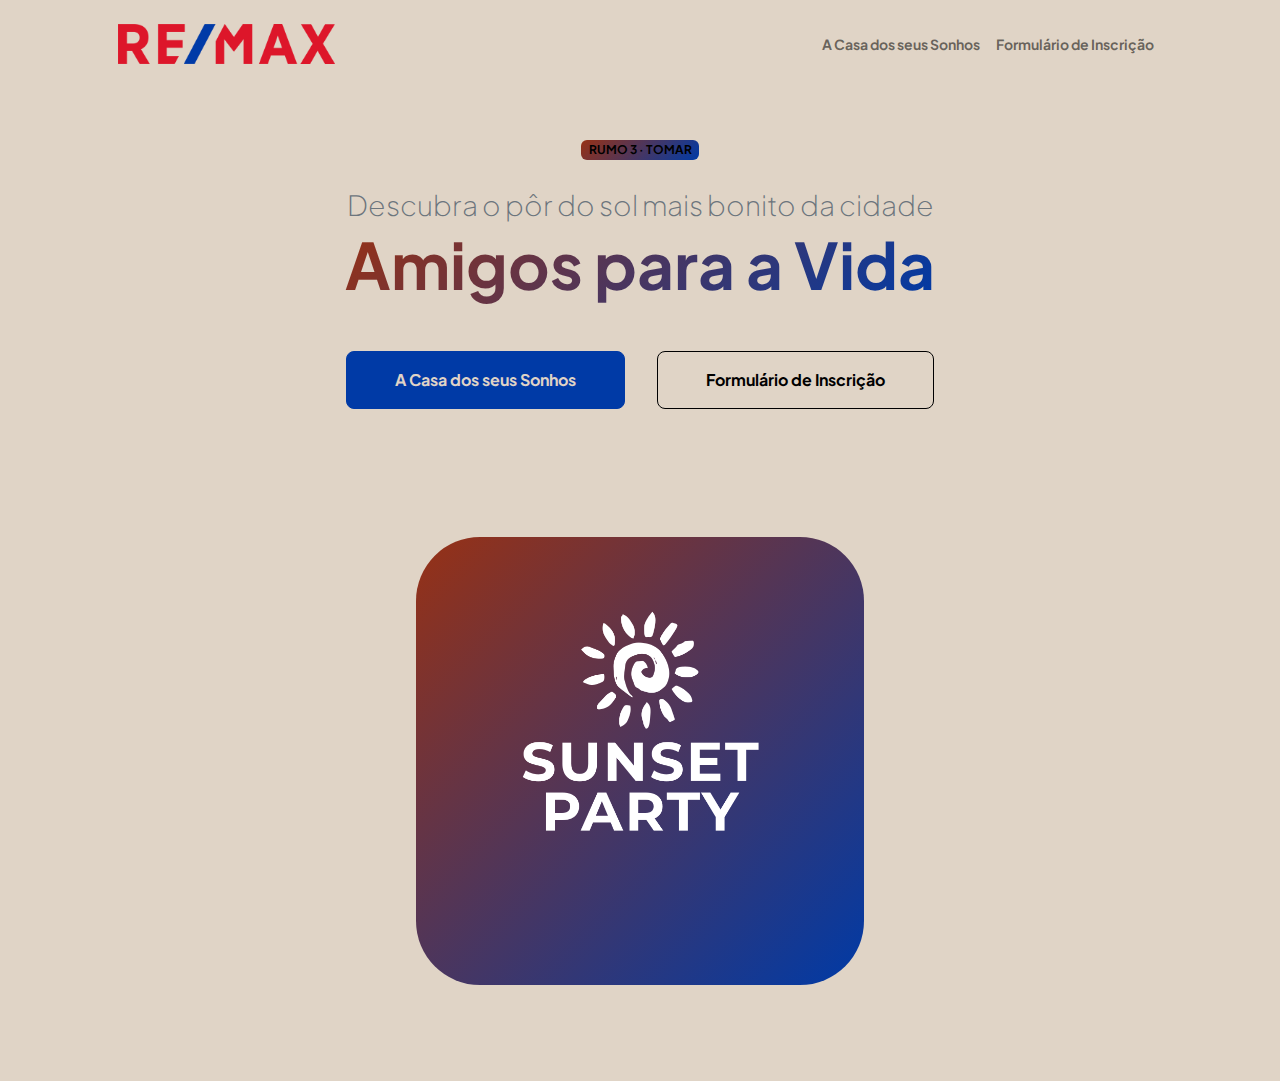
<file: sunset.html>
<!DOCTYPE html>
<html lang="en">
    <head>
        <meta charset="utf-8" />
        <meta name="viewport" content="width=device-width, initial-scale=1, shrink-to-fit=no" />
        <meta name="description" content="" />
        <meta name="author" content="" />
        <title>Sunset Party</title>
         <link rel="icon" type="image/x-icon" href="icones/favicon.ico" />
        <link rel="preconnect" href="https://fonts.googleapis.com" />
        <link rel="preconnect" href="https://fonts.gstatic.com" crossorigin />
        <link href="https://fonts.googleapis.com/css2?family=Plus+Jakarta+Sans:wght@100;200;300;400;500;600;700;800;900&amp;display=swap" rel="stylesheet" />
        <link href="css/tema.css" rel="stylesheet" />
    </head>
    <body class="d-flex flex-column h-100">
        <main class="flex-shrink-0">
            <nav class="navbar navbar-expand-lg navbar-light bg-white py-3">
                <div class="container px-5">
                    <a class="navbar-brand d-flex align-items-center" href="sunset.html" style="height: 56px;">
                    <img src="imagens/logoremax.png" alt="Logo Remax" class="logo-navbar" /></a>
                    <button class="navbar-toggler" type="button" data-bs-toggle="collapse" data-bs-target="#navbarSupportedContent" aria-controls="navbarSupportedContent" aria-expanded="false" aria-label="Toggle navigation"><span class="navbar-toggler-icon"></span></button>
                    <div class="collapse navbar-collapse" id="navbarSupportedContent">
                        <ul class="navbar-nav ms-auto mb-2 mb-lg-0 small fw-bolder">
                            <li class="nav-item"><a class="nav-link" href="imovel.html">A Casa dos seus Sonhos</a></li>
                            <li class="nav-item"><a class="nav-link" href="formulario.html">Formulário de Inscrição</a></li>
                        </ul>
                    </div>
                </div>
            </nav>
            <header class="py-5">
                <div class="container px-5 pb-5">
                    <div class="row gx-5 align-items-center">
                        <div class="col-xxl-5">
                            <div class="text-center text-xxl-start">
                                <div class="badge bg-gradient-primary-to-secondary text-white mb-4"><div class="text-uppercase"> Rumo 3 &middot; Tomar </div></div>
                                <div class="fs-3 fw-light text-muted">Descubra o pôr do sol mais bonito da cidade</div>
                                <h1 class="display-3 fw-bolder mb-5"><span class="text-gradient d-inline">Amigos para a Vida</span></h1>
                                <div class="d-grid gap-3 d-sm-flex justify-content-sm-center justify-content-xxl-start mb-3">
                                    <a class="btn btn-primary btn-lg px-5 py-3 me-sm-3 fs-6 fw-bolder" href="imovel.html">A Casa dos seus Sonhos</a>
                                    <a class="btn btn-outline-dark btn-lg px-5 py-3 fs-6 fw-bolder" href="formulario.html">Formulário de Inscrição</a>
                                </div>
                            </div>
                        </div>
                        <div class="col-xxl-7">
                            <div class="d-flex justify-content-center mt-5 mt-xxl-0">
                                <div class="profile bg-gradient-primary-to-secondary">
                                    <img class="profile-img" src="imagens/sunsetparty.png" alt="..." />
                                </div>
                            </div>
                        </div>
                    </div>
                </div>
            </header>
        </main>
        <script src="https://cdn.jsdelivr.net/npm/bootstrap@5.2.3/dist/js/bootstrap.bundle.min.js"></script>
        <script src="js/scripts.js"></script>
    </body>
</html>
</file>
<file: css/tema.css>
@charset "UTF-8";
:root {
  --cor-vermelho: #973115;
  --cor-azul:     #003aa6;
  --cor-meio:     #4c2a60;
  --cor-bege: #e0d4c6;
  --cor-preta: #000000;
  --cor-branca: #ffffff;
  --bs-primary: #003aa6;
  --bs-secondary: #973115;
  --bs-light: #ffffff;
  --bs-dark: #000000;
  --bs-font-sans-serif: "Plus Jakarta Sans";
  --bs-font-monospace: SFMono-Regular, Menlo, Monaco, Consolas, "Liberation Mono", "Courier New", monospace;
  --bs-gradient: linear-gradient(90deg, #973115, #003aa6);
  --bs-body-font-family: var(--bs-font-sans-serif);
  --bs-body-font-size: 1rem;
  --bs-body-font-weight: 400;
  --bs-body-line-height: 1.5;
  --bs-body-color: #000000;
  --bs-body-bg: #e0d4c6;
  --bs-border-width: 1px;
  --bs-border-style: solid;
  --bs-border-color: #ffffff;
  --bs-border-color-translucent: rgba(0, 0, 0, 0.175);
  --bs-border-radius: 0.375rem;
  --bs-border-radius-sm: 0.25rem;
  --bs-border-radius-lg: 0.5rem;
  --bs-border-radius-xl: 1rem;
  --bs-border-radius-2xl: 2rem;
  --bs-border-radius-pill: 50rem;
}

*,
*::before,
*::after {
  box-sizing: border-box;
}

@media (prefers-reduced-motion: no-preference) {
  :root {
    scroll-behavior: smooth;
  }
}

.logo-navbar {
  max-height: 40px;
  width: auto;
  display: block;
  object-fit: contain;
}

body {
  margin: 0;
  font-family: var(--bs-body-font-family);
  font-size: var(--bs-body-font-size);
  font-weight: var(--bs-body-font-weight);
  line-height: var(--bs-body-line-height);
  color: var(--bs-body-color);
  text-align: var(--bs-body-text-align);
  background-color: var(--bs-body-bg);
  -webkit-text-size-adjust: 100%;
  -webkit-tap-highlight-color: rgba(0, 0, 0, 0);
}

hr {
  margin: 1rem 0;
  color: inherit;
  border: 0;
  border-top: 1px solid;
  opacity: 0.25;
}

h6, .h6, h5, .h5, h4, .h4, h3, .h3, h2, .h2, h1, .h1 {
  margin-top: 0;
  margin-bottom: 0.5rem;
  font-weight: 500;
  line-height: 1.2;
}

h1, .h1 {
  font-size: calc(1.375rem + 1.5vw);
}
@media (min-width: 1200px) {
  h1, .h1 {
    font-size: 2.5rem;
  }
}

h2, .h2 {
  font-size: calc(1.325rem + 0.9vw);
}
@media (min-width: 1200px) {
  h2, .h2 {
    font-size: 2rem;
  }
}

h3, .h3 {
  font-size: calc(1.3rem + 0.6vw);
}
@media (min-width: 1200px) {
  h3, .h3 {
    font-size: 1.75rem;
  }
}

h4, .h4 {
  font-size: calc(1.275rem + 0.3vw);
}
@media (min-width: 1200px) {
  h4, .h4 {
    font-size: 1.5rem;
  }
}

h5, .h5 {
  font-size: 1.25rem;
}

h6, .h6 {
  font-size: 1rem;
}

p {
  margin-top: 0;
  margin-bottom: 1rem;
}

abbr[title] {
  -webkit-text-decoration: underline dotted;
          text-decoration: underline dotted;
  cursor: help;
  -webkit-text-decoration-skip-ink: none;
          text-decoration-skip-ink: none;
}

address {
  margin-bottom: 1rem;
  font-style: normal;
  line-height: inherit;
}

ol,
ul {
  padding-left: 2rem;
}

ol,
ul,
dl {
  margin-top: 0;
  margin-bottom: 1rem;
}

ol ol,
ul ul,
ol ul,
ul ol {
  margin-bottom: 0;
}

dt {
  font-weight: 700;
}

dd {
  margin-bottom: 0.5rem;
  margin-left: 0;
}

blockquote {
  margin: 0 0 1rem;
}

b,
strong {
  font-weight: bolder;
}

small, .small {
  font-size: 0.875em;
}

mark, .mark {
  padding: 0.1875em;
  background-color: var(--bs-highlight-bg);
}

sub,
sup {
  position: relative;
  font-size: 0.75em;
  line-height: 0;
  vertical-align: baseline;
}

sub {
  bottom: -0.25em;
}

sup {
  top: -0.5em;
}

a {
  color: var(--bs-link-color);
  text-decoration: underline;
}
a:hover {
  color: var(--bs-link-hover-color);
}

a:not([href]):not([class]), a:not([href]):not([class]):hover {
  color: inherit;
  text-decoration: none;
}

pre,
code,
kbd,
samp {
  font-family: var(--bs-font-monospace);
  font-size: 1em;
}

pre {
  display: block;
  margin-top: 0;
  margin-bottom: 1rem;
  overflow: auto;
  font-size: 0.875em;
}
pre code {
  font-size: inherit;
  color: inherit;
  word-break: normal;
}

code {
  font-size: 0.875em;
  color: var(--bs-code-color);
  word-wrap: break-word;
}
a > code {
  color: inherit;
}

kbd {
  padding: 0.1875rem 0.375rem;
  font-size: 0.875em;
  color: var(--bs-body-bg);
  background-color: var(--bs-body-color);
  border-radius: 0.25rem;
}
kbd kbd {
  padding: 0;
  font-size: 1em;
}

figure {
  margin: 0 0 1rem;
}

img,
svg {
  vertical-align: middle;
}

table {
  caption-side: bottom;
  border-collapse: collapse;
}

caption {
  padding-top: 0.5rem;
  padding-bottom: 0.5rem;
  color: #6c757d;
  text-align: left;
}

th {
  text-align: inherit;
  text-align: -webkit-match-parent;
}

thead,
tbody,
tfoot,
tr,
td,
th {
  border-color: inherit;
  border-style: solid;
  border-width: 0;
}

label {
  display: inline-block;
}

button {
  border-radius: 0;
}

button:focus:not(:focus-visible) {
  outline: 0;
}

input,
button,
select,
optgroup,
textarea {
  margin: 0;
  font-family: inherit;
  font-size: inherit;
  line-height: inherit;
}

button,
select {
  text-transform: none;
}

[role=button] {
  cursor: pointer;
}

select {
  word-wrap: normal;
}
select:disabled {
  opacity: 1;
}

[list]:not([type=date]):not([type=datetime-local]):not([type=month]):not([type=week]):not([type=time])::-webkit-calendar-picker-indicator {
  display: none !important;
}

button,
[type=button],
[type=reset],
[type=submit] {
  -webkit-appearance: button;
}
button:not(:disabled),
[type=button]:not(:disabled),
[type=reset]:not(:disabled),
[type=submit]:not(:disabled) {
  cursor: pointer;
}

::-moz-focus-inner {
  padding: 0;
  border-style: none;
}

textarea {
  resize: vertical;
}

fieldset {
  min-width: 0;
  padding: 0;
  margin: 0;
  border: 0;
}

legend {
  float: left;
  width: 100%;
  padding: 0;
  margin-bottom: 0.5rem;
  font-size: calc(1.275rem + 0.3vw);
  line-height: inherit;
}
@media (min-width: 1200px) {
  legend {
    font-size: 1.5rem;
  }
}
legend + * {
  clear: left;
}

::-webkit-datetime-edit-fields-wrapper,
::-webkit-datetime-edit-text,
::-webkit-datetime-edit-minute,
::-webkit-datetime-edit-hour-field,
::-webkit-datetime-edit-day-field,
::-webkit-datetime-edit-month-field,
::-webkit-datetime-edit-year-field {
  padding: 0;
}

::-webkit-inner-spin-button {
  height: auto;
}

[type=search] {
  outline-offset: -2px;
  -webkit-appearance: textfield;
}

/* rtl:raw:
[type="tel"],
[type="url"],
[type="email"],
[type="number"] {
  direction: ltr;
}
*/
::-webkit-search-decoration {
  -webkit-appearance: none;
}

::-webkit-color-swatch-wrapper {
  padding: 0;
}

::file-selector-button {
  font: inherit;
  -webkit-appearance: button;
}

output {
  display: inline-block;
}

iframe {
  border: 0;
}

summary {
  display: list-item;
  cursor: pointer;
}

progress {
  vertical-align: baseline;
}

[hidden] {
  display: none !important;
}

.lead {
  font-size: 1.25rem;
  font-weight: 300;
}

.display-1 {
  font-size: calc(1.625rem + 4.5vw);
  font-weight: 300;
  line-height: 1.2;
}
@media (min-width: 1200px) {
  .display-1 {
    font-size: 5rem;
  }
}

.display-2 {
  font-size: calc(1.575rem + 3.9vw);
  font-weight: 300;
  line-height: 1.2;
}
@media (min-width: 1200px) {
  .display-2 {
    font-size: 4.5rem;
  }
}

.display-3 {
  font-size: calc(1.525rem + 3.3vw);
  font-weight: 300;
  line-height: 1.2;
}
@media (min-width: 1200px) {
  .display-3 {
    font-size: 4rem;
  }
}

.display-4 {
  font-size: calc(1.475rem + 2.7vw);
  font-weight: 300;
  line-height: 1.2;
}
@media (min-width: 1200px) {
  .display-4 {
    font-size: 3.5rem;
  }
}

.display-5 {
  font-size: calc(1.425rem + 2.1vw);
  font-weight: 300;
  line-height: 1.2;
}
@media (min-width: 1200px) {
  .display-5 {
    font-size: 3rem;
  }
}

.display-6 {
  font-size: calc(1.375rem + 1.5vw);
  font-weight: 300;
  line-height: 1.2;
}
@media (min-width: 1200px) {
  .display-6 {
    font-size: 2.5rem;
  }
}

.list-unstyled {
  padding-left: 0;
  list-style: none;
}

.list-inline {
  padding-left: 0;
  list-style: none;
}

.list-inline-item {
  display: inline-block;
}
.list-inline-item:not(:last-child) {
  margin-right: 0.5rem;
}

.initialism {
  font-size: 0.875em;
  text-transform: uppercase;
}

.blockquote {
  margin-bottom: 1rem;
  font-size: 1.25rem;
}
.blockquote > :last-child {
  margin-bottom: 0;
}

.blockquote-footer {
  margin-top: -1rem;
  margin-bottom: 1rem;
  font-size: 0.875em;
  color: #6c757d;
}
.blockquote-footer::before {
  content: "— ";
}

.img-fluid {
  max-width: 100%;
  height: auto;
}

.img-thumbnail {
  padding: 0.25rem;
  background-color: #e0d4c6;
  border: 1px solid var(--bs-border-color);
  border-radius: 0.375rem;
  max-width: 100%;
  height: auto;
}

.figure {
  display: inline-block;
}

.figure-img {
  margin-bottom: 0.5rem;
  line-height: 1;
}

.figure-caption {
  font-size: 0.875em;
  color: #6c757d;
}

.container,
.container-fluid,
.container-xxl,
.container-xl,
.container-lg,
.container-md,
.container-sm {
  --bs-gutter-x: 1.5rem;
  --bs-gutter-y: 0;
  width: 100%;
  padding-right: calc(var(--bs-gutter-x) * 0.5);
  padding-left: calc(var(--bs-gutter-x) * 0.5);
  margin-right: auto;
  margin-left: auto;
}

@media (min-width: 576px) {
  .container-sm, .container {
    max-width: 540px;
  }
}
@media (min-width: 768px) {
  .container-md, .container-sm, .container {
    max-width: 720px;
  }
}
@media (min-width: 992px) {
  .container-lg, .container-md, .container-sm, .container {
    max-width: 960px;
  }
}
@media (min-width: 1200px) {
  .container-xl, .container-lg, .container-md, .container-sm, .container {
    max-width: 1140px;
  }
}
@media (min-width: 1400px) {
  .container-xxl, .container-xl, .container-lg, .container-md, .container-sm, .container {
    max-width: 1320px;
  }
}
.row {
  --bs-gutter-x: 1.5rem;
  --bs-gutter-y: 0;
  display: flex;
  flex-wrap: wrap;
  margin-top: calc(-1 * var(--bs-gutter-y));
  margin-right: calc(-0.5 * var(--bs-gutter-x));
  margin-left: calc(-0.5 * var(--bs-gutter-x));
}
.row > * {
  flex-shrink: 0;
  width: 100%;
  max-width: 100%;
  padding-right: calc(var(--bs-gutter-x) * 0.5);
  padding-left: calc(var(--bs-gutter-x) * 0.5);
  margin-top: var(--bs-gutter-y);
}

.col {
  flex: 1 0 0%;
}

.row-cols-auto > * {
  flex: 0 0 auto;
  width: auto;
}

.row-cols-1 > * {
  flex: 0 0 auto;
  width: 100%;
}

.row-cols-2 > * {
  flex: 0 0 auto;
  width: 50%;
}

.row-cols-3 > * {
  flex: 0 0 auto;
  width: 33.3333333333%;
}

.row-cols-4 > * {
  flex: 0 0 auto;
  width: 25%;
}

.row-cols-5 > * {
  flex: 0 0 auto;
  width: 20%;
}

.row-cols-6 > * {
  flex: 0 0 auto;
  width: 16.6666666667%;
}

.col-auto {
  flex: 0 0 auto;
  width: auto;
}

.col-1 {
  flex: 0 0 auto;
  width: 8.33333333%;
}

.col-2 {
  flex: 0 0 auto;
  width: 16.66666667%;
}

.col-3 {
  flex: 0 0 auto;
  width: 25%;
}

.col-4 {
  flex: 0 0 auto;
  width: 33.33333333%;
}

.col-5 {
  flex: 0 0 auto;
  width: 41.66666667%;
}

.col-6 {
  flex: 0 0 auto;
  width: 50%;
}

.col-7 {
  flex: 0 0 auto;
  width: 58.33333333%;
}

.col-8 {
  flex: 0 0 auto;
  width: 66.66666667%;
}

.col-9 {
  flex: 0 0 auto;
  width: 75%;
}

.col-10 {
  flex: 0 0 auto;
  width: 83.33333333%;
}

.col-11 {
  flex: 0 0 auto;
  width: 91.66666667%;
}

.col-12 {
  flex: 0 0 auto;
  width: 100%;
}

.offset-1 {
  margin-left: 8.33333333%;
}

.offset-2 {
  margin-left: 16.66666667%;
}

.offset-3 {
  margin-left: 25%;
}

.offset-4 {
  margin-left: 33.33333333%;
}

.offset-5 {
  margin-left: 41.66666667%;
}

.offset-6 {
  margin-left: 50%;
}

.offset-7 {
  margin-left: 58.33333333%;
}

.offset-8 {
  margin-left: 66.66666667%;
}

.offset-9 {
  margin-left: 75%;
}

.offset-10 {
  margin-left: 83.33333333%;
}

.offset-11 {
  margin-left: 91.66666667%;
}

.g-0,
.gx-0 {
  --bs-gutter-x: 0;
}

.g-0,
.gy-0 {
  --bs-gutter-y: 0;
}

.g-1,
.gx-1 {
  --bs-gutter-x: 0.25rem;
}

.g-1,
.gy-1 {
  --bs-gutter-y: 0.25rem;
}

.g-2,
.gx-2 {
  --bs-gutter-x: 0.5rem;
}

.g-2,
.gy-2 {
  --bs-gutter-y: 0.5rem;
}

.g-3,
.gx-3 {
  --bs-gutter-x: 1rem;
}

.g-3,
.gy-3 {
  --bs-gutter-y: 1rem;
}

.g-4,
.gx-4 {
  --bs-gutter-x: 1.5rem;
}

.g-4,
.gy-4 {
  --bs-gutter-y: 1.5rem;
}

.g-5,
.gx-5 {
  --bs-gutter-x: 3rem;
}

.g-5,
.gy-5 {
  --bs-gutter-y: 3rem;
}

@media (min-width: 576px) {
  .col-sm {
    flex: 1 0 0%;
  }
  .row-cols-sm-auto > * {
    flex: 0 0 auto;
    width: auto;
  }
  .row-cols-sm-1 > * {
    flex: 0 0 auto;
    width: 100%;
  }
  .row-cols-sm-2 > * {
    flex: 0 0 auto;
    width: 50%;
  }
  .row-cols-sm-3 > * {
    flex: 0 0 auto;
    width: 33.3333333333%;
  }
  .row-cols-sm-4 > * {
    flex: 0 0 auto;
    width: 25%;
  }
  .row-cols-sm-5 > * {
    flex: 0 0 auto;
    width: 20%;
  }
  .row-cols-sm-6 > * {
    flex: 0 0 auto;
    width: 16.6666666667%;
  }
  .col-sm-auto {
    flex: 0 0 auto;
    width: auto;
  }
  .col-sm-1 {
    flex: 0 0 auto;
    width: 8.33333333%;
  }
  .col-sm-2 {
    flex: 0 0 auto;
    width: 16.66666667%;
  }
  .col-sm-3 {
    flex: 0 0 auto;
    width: 25%;
  }
  .col-sm-4 {
    flex: 0 0 auto;
    width: 33.33333333%;
  }
  .col-sm-5 {
    flex: 0 0 auto;
    width: 41.66666667%;
  }
  .col-sm-6 {
    flex: 0 0 auto;
    width: 50%;
  }
  .col-sm-7 {
    flex: 0 0 auto;
    width: 58.33333333%;
  }
  .col-sm-8 {
    flex: 0 0 auto;
    width: 66.66666667%;
  }
  .col-sm-9 {
    flex: 0 0 auto;
    width: 75%;
  }
  .col-sm-10 {
    flex: 0 0 auto;
    width: 83.33333333%;
  }
  .col-sm-11 {
    flex: 0 0 auto;
    width: 91.66666667%;
  }
  .col-sm-12 {
    flex: 0 0 auto;
    width: 100%;
  }
  .offset-sm-0 {
    margin-left: 0;
  }
  .offset-sm-1 {
    margin-left: 8.33333333%;
  }
  .offset-sm-2 {
    margin-left: 16.66666667%;
  }
  .offset-sm-3 {
    margin-left: 25%;
  }
  .offset-sm-4 {
    margin-left: 33.33333333%;
  }
  .offset-sm-5 {
    margin-left: 41.66666667%;
  }
  .offset-sm-6 {
    margin-left: 50%;
  }
  .offset-sm-7 {
    margin-left: 58.33333333%;
  }
  .offset-sm-8 {
    margin-left: 66.66666667%;
  }
  .offset-sm-9 {
    margin-left: 75%;
  }
  .offset-sm-10 {
    margin-left: 83.33333333%;
  }
  .offset-sm-11 {
    margin-left: 91.66666667%;
  }
  .g-sm-0,
  .gx-sm-0 {
    --bs-gutter-x: 0;
  }
  .g-sm-0,
  .gy-sm-0 {
    --bs-gutter-y: 0;
  }
  .g-sm-1,
  .gx-sm-1 {
    --bs-gutter-x: 0.25rem;
  }
  .g-sm-1,
  .gy-sm-1 {
    --bs-gutter-y: 0.25rem;
  }
  .g-sm-2,
  .gx-sm-2 {
    --bs-gutter-x: 0.5rem;
  }
  .g-sm-2,
  .gy-sm-2 {
    --bs-gutter-y: 0.5rem;
  }
  .g-sm-3,
  .gx-sm-3 {
    --bs-gutter-x: 1rem;
  }
  .g-sm-3,
  .gy-sm-3 {
    --bs-gutter-y: 1rem;
  }
  .g-sm-4,
  .gx-sm-4 {
    --bs-gutter-x: 1.5rem;
  }
  .g-sm-4,
  .gy-sm-4 {
    --bs-gutter-y: 1.5rem;
  }
  .g-sm-5,
  .gx-sm-5 {
    --bs-gutter-x: 3rem;
  }
  .g-sm-5,
  .gy-sm-5 {
    --bs-gutter-y: 3rem;
  }
}
@media (min-width: 768px) {
  .col-md {
    flex: 1 0 0%;
  }
  .row-cols-md-auto > * {
    flex: 0 0 auto;
    width: auto;
  }
  .row-cols-md-1 > * {
    flex: 0 0 auto;
    width: 100%;
  }
  .row-cols-md-2 > * {
    flex: 0 0 auto;
    width: 50%;
  }
  .row-cols-md-3 > * {
    flex: 0 0 auto;
    width: 33.3333333333%;
  }
  .row-cols-md-4 > * {
    flex: 0 0 auto;
    width: 25%;
  }
  .row-cols-md-5 > * {
    flex: 0 0 auto;
    width: 20%;
  }
  .row-cols-md-6 > * {
    flex: 0 0 auto;
    width: 16.6666666667%;
  }
  .col-md-auto {
    flex: 0 0 auto;
    width: auto;
  }
  .col-md-1 {
    flex: 0 0 auto;
    width: 8.33333333%;
  }
  .col-md-2 {
    flex: 0 0 auto;
    width: 16.66666667%;
  }
  .col-md-3 {
    flex: 0 0 auto;
    width: 25%;
  }
  .col-md-4 {
    flex: 0 0 auto;
    width: 33.33333333%;
  }
  .col-md-5 {
    flex: 0 0 auto;
    width: 41.66666667%;
  }
  .col-md-6 {
    flex: 0 0 auto;
    width: 50%;
  }
  .col-md-7 {
    flex: 0 0 auto;
    width: 58.33333333%;
  }
  .col-md-8 {
    flex: 0 0 auto;
    width: 66.66666667%;
  }
  .col-md-9 {
    flex: 0 0 auto;
    width: 75%;
  }
  .col-md-10 {
    flex: 0 0 auto;
    width: 83.33333333%;
  }
  .col-md-11 {
    flex: 0 0 auto;
    width: 91.66666667%;
  }
  .col-md-12 {
    flex: 0 0 auto;
    width: 100%;
  }
  .offset-md-0 {
    margin-left: 0;
  }
  .offset-md-1 {
    margin-left: 8.33333333%;
  }
  .offset-md-2 {
    margin-left: 16.66666667%;
  }
  .offset-md-3 {
    margin-left: 25%;
  }
  .offset-md-4 {
    margin-left: 33.33333333%;
  }
  .offset-md-5 {
    margin-left: 41.66666667%;
  }
  .offset-md-6 {
    margin-left: 50%;
  }
  .offset-md-7 {
    margin-left: 58.33333333%;
  }
  .offset-md-8 {
    margin-left: 66.66666667%;
  }
  .offset-md-9 {
    margin-left: 75%;
  }
  .offset-md-10 {
    margin-left: 83.33333333%;
  }
  .offset-md-11 {
    margin-left: 91.66666667%;
  }
  .g-md-0,
  .gx-md-0 {
    --bs-gutter-x: 0;
  }
  .g-md-0,
  .gy-md-0 {
    --bs-gutter-y: 0;
  }
  .g-md-1,
  .gx-md-1 {
    --bs-gutter-x: 0.25rem;
  }
  .g-md-1,
  .gy-md-1 {
    --bs-gutter-y: 0.25rem;
  }
  .g-md-2,
  .gx-md-2 {
    --bs-gutter-x: 0.5rem;
  }
  .g-md-2,
  .gy-md-2 {
    --bs-gutter-y: 0.5rem;
  }
  .g-md-3,
  .gx-md-3 {
    --bs-gutter-x: 1rem;
  }
  .g-md-3,
  .gy-md-3 {
    --bs-gutter-y: 1rem;
  }
  .g-md-4,
  .gx-md-4 {
    --bs-gutter-x: 1.5rem;
  }
  .g-md-4,
  .gy-md-4 {
    --bs-gutter-y: 1.5rem;
  }
  .g-md-5,
  .gx-md-5 {
    --bs-gutter-x: 3rem;
  }
  .g-md-5,
  .gy-md-5 {
    --bs-gutter-y: 3rem;
  }
}
@media (min-width: 992px) {
  .col-lg {
    flex: 1 0 0%;
  }
  .row-cols-lg-auto > * {
    flex: 0 0 auto;
    width: auto;
  }
  .row-cols-lg-1 > * {
    flex: 0 0 auto;
    width: 100%;
  }
  .row-cols-lg-2 > * {
    flex: 0 0 auto;
    width: 50%;
  }
  .row-cols-lg-3 > * {
    flex: 0 0 auto;
    width: 33.3333333333%;
  }
  .row-cols-lg-4 > * {
    flex: 0 0 auto;
    width: 25%;
  }
  .row-cols-lg-5 > * {
    flex: 0 0 auto;
    width: 20%;
  }
  .row-cols-lg-6 > * {
    flex: 0 0 auto;
    width: 16.6666666667%;
  }
  .col-lg-auto {
    flex: 0 0 auto;
    width: auto;
  }
  .col-lg-1 {
    flex: 0 0 auto;
    width: 8.33333333%;
  }
  .col-lg-2 {
    flex: 0 0 auto;
    width: 16.66666667%;
  }
  .col-lg-3 {
    flex: 0 0 auto;
    width: 25%;
  }
  .col-lg-4 {
    flex: 0 0 auto;
    width: 33.33333333%;
  }
  .col-lg-5 {
    flex: 0 0 auto;
    width: 41.66666667%;
  }
  .col-lg-6 {
    flex: 0 0 auto;
    width: 50%;
  }
  .col-lg-7 {
    flex: 0 0 auto;
    width: 58.33333333%;
  }
  .col-lg-8 {
    flex: 0 0 auto;
    width: 66.66666667%;
  }
  .col-lg-9 {
    flex: 0 0 auto;
    width: 75%;
  }
  .col-lg-10 {
    flex: 0 0 auto;
    width: 83.33333333%;
  }
  .col-lg-11 {
    flex: 0 0 auto;
    width: 91.66666667%;
  }
  .col-lg-12 {
    flex: 0 0 auto;
    width: 100%;
  }
  .offset-lg-0 {
    margin-left: 0;
  }
  .offset-lg-1 {
    margin-left: 8.33333333%;
  }
  .offset-lg-2 {
    margin-left: 16.66666667%;
  }
  .offset-lg-3 {
    margin-left: 25%;
  }
  .offset-lg-4 {
    margin-left: 33.33333333%;
  }
  .offset-lg-5 {
    margin-left: 41.66666667%;
  }
  .offset-lg-6 {
    margin-left: 50%;
  }
  .offset-lg-7 {
    margin-left: 58.33333333%;
  }
  .offset-lg-8 {
    margin-left: 66.66666667%;
  }
  .offset-lg-9 {
    margin-left: 75%;
  }
  .offset-lg-10 {
    margin-left: 83.33333333%;
  }
  .offset-lg-11 {
    margin-left: 91.66666667%;
  }
  .g-lg-0,
  .gx-lg-0 {
    --bs-gutter-x: 0;
  }
  .g-lg-0,
  .gy-lg-0 {
    --bs-gutter-y: 0;
  }
  .g-lg-1,
  .gx-lg-1 {
    --bs-gutter-x: 0.25rem;
  }
  .g-lg-1,
  .gy-lg-1 {
    --bs-gutter-y: 0.25rem;
  }
  .g-lg-2,
  .gx-lg-2 {
    --bs-gutter-x: 0.5rem;
  }
  .g-lg-2,
  .gy-lg-2 {
    --bs-gutter-y: 0.5rem;
  }
  .g-lg-3,
  .gx-lg-3 {
    --bs-gutter-x: 1rem;
  }
  .g-lg-3,
  .gy-lg-3 {
    --bs-gutter-y: 1rem;
  }
  .g-lg-4,
  .gx-lg-4 {
    --bs-gutter-x: 1.5rem;
  }
  .g-lg-4,
  .gy-lg-4 {
    --bs-gutter-y: 1.5rem;
  }
  .g-lg-5,
  .gx-lg-5 {
    --bs-gutter-x: 3rem;
  }
  .g-lg-5,
  .gy-lg-5 {
    --bs-gutter-y: 3rem;
  }
}
@media (min-width: 1200px) {
  .col-xl {
    flex: 1 0 0%;
  }
  .row-cols-xl-auto > * {
    flex: 0 0 auto;
    width: auto;
  }
  .row-cols-xl-1 > * {
    flex: 0 0 auto;
    width: 100%;
  }
  .row-cols-xl-2 > * {
    flex: 0 0 auto;
    width: 50%;
  }
  .row-cols-xl-3 > * {
    flex: 0 0 auto;
    width: 33.3333333333%;
  }
  .row-cols-xl-4 > * {
    flex: 0 0 auto;
    width: 25%;
  }
  .row-cols-xl-5 > * {
    flex: 0 0 auto;
    width: 20%;
  }
  .row-cols-xl-6 > * {
    flex: 0 0 auto;
    width: 16.6666666667%;
  }
  .col-xl-auto {
    flex: 0 0 auto;
    width: auto;
  }
  .col-xl-1 {
    flex: 0 0 auto;
    width: 8.33333333%;
  }
  .col-xl-2 {
    flex: 0 0 auto;
    width: 16.66666667%;
  }
  .col-xl-3 {
    flex: 0 0 auto;
    width: 25%;
  }
  .col-xl-4 {
    flex: 0 0 auto;
    width: 33.33333333%;
  }
  .col-xl-5 {
    flex: 0 0 auto;
    width: 41.66666667%;
  }
  .col-xl-6 {
    flex: 0 0 auto;
    width: 50%;
  }
  .col-xl-7 {
    flex: 0 0 auto;
    width: 58.33333333%;
  }
  .col-xl-8 {
    flex: 0 0 auto;
    width: 66.66666667%;
  }
  .col-xl-9 {
    flex: 0 0 auto;
    width: 75%;
  }
  .col-xl-10 {
    flex: 0 0 auto;
    width: 83.33333333%;
  }
  .col-xl-11 {
    flex: 0 0 auto;
    width: 91.66666667%;
  }
  .col-xl-12 {
    flex: 0 0 auto;
    width: 100%;
  }
  .offset-xl-0 {
    margin-left: 0;
  }
  .offset-xl-1 {
    margin-left: 8.33333333%;
  }
  .offset-xl-2 {
    margin-left: 16.66666667%;
  }
  .offset-xl-3 {
    margin-left: 25%;
  }
  .offset-xl-4 {
    margin-left: 33.33333333%;
  }
  .offset-xl-5 {
    margin-left: 41.66666667%;
  }
  .offset-xl-6 {
    margin-left: 50%;
  }
  .offset-xl-7 {
    margin-left: 58.33333333%;
  }
  .offset-xl-8 {
    margin-left: 66.66666667%;
  }
  .offset-xl-9 {
    margin-left: 75%;
  }
  .offset-xl-10 {
    margin-left: 83.33333333%;
  }
  .offset-xl-11 {
    margin-left: 91.66666667%;
  }
  .g-xl-0,
  .gx-xl-0 {
    --bs-gutter-x: 0;
  }
  .g-xl-0,
  .gy-xl-0 {
    --bs-gutter-y: 0;
  }
  .g-xl-1,
  .gx-xl-1 {
    --bs-gutter-x: 0.25rem;
  }
  .g-xl-1,
  .gy-xl-1 {
    --bs-gutter-y: 0.25rem;
  }
  .g-xl-2,
  .gx-xl-2 {
    --bs-gutter-x: 0.5rem;
  }
  .g-xl-2,
  .gy-xl-2 {
    --bs-gutter-y: 0.5rem;
  }
  .g-xl-3,
  .gx-xl-3 {
    --bs-gutter-x: 1rem;
  }
  .g-xl-3,
  .gy-xl-3 {
    --bs-gutter-y: 1rem;
  }
  .g-xl-4,
  .gx-xl-4 {
    --bs-gutter-x: 1.5rem;
  }
  .g-xl-4,
  .gy-xl-4 {
    --bs-gutter-y: 1.5rem;
  }
  .g-xl-5,
  .gx-xl-5 {
    --bs-gutter-x: 3rem;
  }
  .g-xl-5,
  .gy-xl-5 {
    --bs-gutter-y: 3rem;
  }
}
@media (min-width: 1400px) {
  .col-xxl {
    flex: 1 0 0%;
  }
  .row-cols-xxl-auto > * {
    flex: 0 0 auto;
    width: auto;
  }
  .row-cols-xxl-1 > * {
    flex: 0 0 auto;
    width: 100%;
  }
  .row-cols-xxl-2 > * {
    flex: 0 0 auto;
    width: 50%;
  }
  .row-cols-xxl-3 > * {
    flex: 0 0 auto;
    width: 33.3333333333%;
  }
  .row-cols-xxl-4 > * {
    flex: 0 0 auto;
    width: 25%;
  }
  .row-cols-xxl-5 > * {
    flex: 0 0 auto;
    width: 20%;
  }
  .row-cols-xxl-6 > * {
    flex: 0 0 auto;
    width: 16.6666666667%;
  }
  .col-xxl-auto {
    flex: 0 0 auto;
    width: auto;
  }
  .col-xxl-1 {
    flex: 0 0 auto;
    width: 8.33333333%;
  }
  .col-xxl-2 {
    flex: 0 0 auto;
    width: 16.66666667%;
  }
  .col-xxl-3 {
    flex: 0 0 auto;
    width: 25%;
  }
  .col-xxl-4 {
    flex: 0 0 auto;
    width: 33.33333333%;
  }
  .col-xxl-5 {
    flex: 0 0 auto;
    width: 41.66666667%;
  }
  .col-xxl-6 {
    flex: 0 0 auto;
    width: 50%;
  }
  .col-xxl-7 {
    flex: 0 0 auto;
    width: 58.33333333%;
  }
  .col-xxl-8 {
    flex: 0 0 auto;
    width: 66.66666667%;
  }
  .col-xxl-9 {
    flex: 0 0 auto;
    width: 75%;
  }
  .col-xxl-10 {
    flex: 0 0 auto;
    width: 83.33333333%;
  }
  .col-xxl-11 {
    flex: 0 0 auto;
    width: 91.66666667%;
  }
  .col-xxl-12 {
    flex: 0 0 auto;
    width: 100%;
  }
  .offset-xxl-0 {
    margin-left: 0;
  }
  .offset-xxl-1 {
    margin-left: 8.33333333%;
  }
  .offset-xxl-2 {
    margin-left: 16.66666667%;
  }
  .offset-xxl-3 {
    margin-left: 25%;
  }
  .offset-xxl-4 {
    margin-left: 33.33333333%;
  }
  .offset-xxl-5 {
    margin-left: 41.66666667%;
  }
  .offset-xxl-6 {
    margin-left: 50%;
  }
  .offset-xxl-7 {
    margin-left: 58.33333333%;
  }
  .offset-xxl-8 {
    margin-left: 66.66666667%;
  }
  .offset-xxl-9 {
    margin-left: 75%;
  }
  .offset-xxl-10 {
    margin-left: 83.33333333%;
  }
  .offset-xxl-11 {
    margin-left: 91.66666667%;
  }
  .g-xxl-0,
  .gx-xxl-0 {
    --bs-gutter-x: 0;
  }
  .g-xxl-0,
  .gy-xxl-0 {
    --bs-gutter-y: 0;
  }
  .g-xxl-1,
  .gx-xxl-1 {
    --bs-gutter-x: 0.25rem;
  }
  .g-xxl-1,
  .gy-xxl-1 {
    --bs-gutter-y: 0.25rem;
  }
  .g-xxl-2,
  .gx-xxl-2 {
    --bs-gutter-x: 0.5rem;
  }
  .g-xxl-2,
  .gy-xxl-2 {
    --bs-gutter-y: 0.5rem;
  }
  .g-xxl-3,
  .gx-xxl-3 {
    --bs-gutter-x: 1rem;
  }
  .g-xxl-3,
  .gy-xxl-3 {
    --bs-gutter-y: 1rem;
  }
  .g-xxl-4,
  .gx-xxl-4 {
    --bs-gutter-x: 1.5rem;
  }
  .g-xxl-4,
  .gy-xxl-4 {
    --bs-gutter-y: 1.5rem;
  }
  .g-xxl-5,
  .gx-xxl-5 {
    --bs-gutter-x: 3rem;
  }
  .g-xxl-5,
  .gy-xxl-5 {
    --bs-gutter-y: 3rem;
  }
}
.table {
  --bs-table-color: var(--bs-body-color);
  --bs-table-bg: transparent;
  --bs-table-border-color: var(--bs-border-color);
  --bs-table-accent-bg: transparent;
  --bs-table-striped-color: var(--bs-body-color);
  --bs-table-striped-bg: rgba(0, 0, 0, 0.05);
  --bs-table-active-color: var(--bs-body-color);
  --bs-table-active-bg: rgba(0, 0, 0, 0.1);
  --bs-table-hover-color: var(--bs-body-color);
  --bs-table-hover-bg: rgba(0, 0, 0, 0.075);
  width: 100%;
  margin-bottom: 1rem;
  color: var(--bs-table-color);
  vertical-align: top;
  border-color: var(--bs-table-border-color);
}
.table > :not(caption) > * > * {
  padding: 0.5rem 0.5rem;
  background-color: var(--bs-table-bg);
  border-bottom-width: 1px;
  box-shadow: inset 0 0 0 9999px var(--bs-table-accent-bg);
}
.table > tbody {
  vertical-align: inherit;
}
.table > thead {
  vertical-align: bottom;
}

.table-group-divider {
  border-top: 2px solid currentcolor;
}

.caption-top {
  caption-side: top;
}

.table-sm > :not(caption) > * > * {
  padding: 0.25rem 0.25rem;
}

.table-bordered > :not(caption) > * {
  border-width: 1px 0;
}
.table-bordered > :not(caption) > * > * {
  border-width: 0 1px;
}

.table-borderless > :not(caption) > * > * {
  border-bottom-width: 0;
}
.table-borderless > :not(:first-child) {
  border-top-width: 0;
}

.table-striped > tbody > tr:nth-of-type(odd) > * {
  --bs-table-accent-bg: var(--bs-table-striped-bg);
  color: var(--bs-table-striped-color);
}

.table-striped-columns > :not(caption) > tr > :nth-child(even) {
  --bs-table-accent-bg: var(--bs-table-striped-bg);
  color: var(--bs-table-striped-color);
}

.table-active {
  --bs-table-accent-bg: var(--bs-table-active-bg);
  color: var(--bs-table-active-color);
}

.table-hover > tbody > tr:hover > * {
  --bs-table-accent-bg: var(--bs-table-hover-bg);
  color: var(--bs-table-hover-color);
}

.table-primary {
  --bs-table-color: #003aa6;
  --bs-table-bg: #003aa6;
  --bs-table-border-color: #003aa6;
  --bs-table-striped-bg: #003aa6;
  --bs-table-striped-color: #003aa6;
  --bs-table-active-bg: #003aa6;
  --bs-table-active-color: #003aa6;
  --bs-table-hover-bg: #003aa6;
  --bs-table-hover-color: #003aa6;
  color: var(--bs-table-color);
  border-color: var(--bs-table-border-color);
}

.table-secondary {
  --bs-table-color: #003aa6;
  --bs-table-bg: #003aa6;
  --bs-table-border-color: #003aa6;
  --bs-table-striped-bg: #003aa6;
  --bs-table-striped-color: #003aa6;
  --bs-table-active-bg: #003aa6;
  --bs-table-active-color: #003aa6;
  --bs-table-hover-bg: #003aa6;
  --bs-table-hover-color: #003aa6;
  color: var(--bs-table-color);
  border-color: var(--bs-table-border-color);
}

.table-success {
  --bs-table-color: #003aa6;
  --bs-table-bg: #003aa6;
  --bs-table-border-color: #003aa6;
  --bs-table-striped-bg: #003aa6;
  --bs-table-striped-color: #003aa6;
  --bs-table-active-bg: #003aa6;
  --bs-table-active-color: #003aa6;
  --bs-table-hover-bg: #003aa6;
  --bs-table-hover-color: #003aa6;
  color: var(--bs-table-color);
  border-color: var(--bs-table-border-color);
}

.table-info {
  --bs-table-color: #000000;
  --bs-table-bg: #000000;
  --bs-table-border-color: #000000;
  --bs-table-striped-bg: #000000;
  --bs-table-striped-color: #000000;
  --bs-table-active-bg: #000000;
  --bs-table-active-color: #000000;
  --bs-table-hover-bg: #000000;
  --bs-table-hover-color: #000000;
  color: var(--bs-table-color);
  border-color: var(--bs-table-border-color);
}

.table-warning {
  --bs-table-color: #000000;
  --bs-table-bg: #e0d4c6;
  --bs-table-border-color: #e6dbb9;
  --bs-table-striped-bg: #f2e7c3;
  --bs-table-striped-color: #000000;
  --bs-table-active-bg: #e6dbb9;
  --bs-table-active-color: #000000;
  --bs-table-hover-bg: #ece1be;
  --bs-table-hover-color: #000000;
  color: var(--bs-table-color);
  border-color: var(--bs-table-border-color);
}

.table-danger {
  --bs-table-color: #000000;
  --bs-table-bg: #000000;
  --bs-table-border-color: #000000;
  --bs-table-striped-bg: #000000;
  --bs-table-striped-color: #000000;
  --bs-table-active-bg: #000000;
  --bs-table-active-color: #000000;
  --bs-table-hover-bg: #000000;
  --bs-table-hover-color: #000000;
  color: var(--bs-table-color);
  border-color: var(--bs-table-border-color);
}

.table-light {
  --bs-table-color: #000000;
  --bs-table-bg: #000000;
  --bs-table-border-color: #000000;
  --bs-table-striped-bg: #000000;
  --bs-table-striped-color: #000000;
  --bs-table-active-bg: #000000;
  --bs-table-active-color: #000000;
  --bs-table-hover-bg: #000000;
  --bs-table-hover-color: #000000;
  color: var(--bs-table-color);
  border-color: var(--bs-table-border-color);
}

.table-dark {
  --bs-table-color: #e0d4c6;
  --bs-table-bg: #000000;
  --bs-table-border-color: #000000;
  --bs-table-striped-bg: #000000;
  --bs-table-striped-color: #e0d4c6;
  --bs-table-active-bg: #000000;
  --bs-table-active-color: #e0d4c6;
  --bs-table-hover-bg: #000000;
  --bs-table-hover-color: #e0d4c6;
  color: var(--bs-table-color);
  border-color: var(--bs-table-border-color);
}

.table-responsive {
  overflow-x: auto;
  -webkit-overflow-scrolling: touch;
}

@media (max-width: 575.98px) {
  .table-responsive-sm {
    overflow-x: auto;
    -webkit-overflow-scrolling: touch;
  }
}
@media (max-width: 767.98px) {
  .table-responsive-md {
    overflow-x: auto;
    -webkit-overflow-scrolling: touch;
  }
}
@media (max-width: 991.98px) {
  .table-responsive-lg {
    overflow-x: auto;
    -webkit-overflow-scrolling: touch;
  }
}
@media (max-width: 1199.98px) {
  .table-responsive-xl {
    overflow-x: auto;
    -webkit-overflow-scrolling: touch;
  }
}
@media (max-width: 1399.98px) {
  .table-responsive-xxl {
    overflow-x: auto;
    -webkit-overflow-scrolling: touch;
  }
}
.form-label {
  margin-bottom: 0.5rem;
}

.col-form-label {
  padding-top: calc(0.375rem + 1px);
  padding-bottom: calc(0.375rem + 1px);
  margin-bottom: 0;
  font-size: inherit;
  line-height: 1.5;
}

.col-form-label-lg {
  padding-top: calc(0.5rem + 1px);
  padding-bottom: calc(0.5rem + 1px);
  font-size: 1.25rem;
}

.col-form-label-sm {
  padding-top: calc(0.25rem + 1px);
  padding-bottom: calc(0.25rem + 1px);
  font-size: 0.875rem;
}

.form-text {
  margin-top: 0.25rem;
  font-size: 0.875em;
  color: #003aa6;
}

.form-control {
  display: block;
  width: 100%;
  padding: 0.375rem 0.75rem;
  font-size: 1rem;
  font-weight: 400;
  line-height: 1.5;
  color: #0b707a;
  background-color: #e0d4c6;
  background-clip: padding-box;
  border: 1px solid #e0d4c6;
  -webkit-appearance: none;
     -moz-appearance: none;
          appearance: none;
  border-radius: 0.375rem;
  transition: border-color 0.15s ease-in-out, box-shadow 0.15s ease-in-out;
}
@media (prefers-reduced-motion: reduce) {
  .form-control {
    transition: none;
  }
}
.form-control[type=file] {
  overflow: hidden;
}
.form-control[type=file]:not(:disabled):not([readonly]) {
  cursor: pointer;
}
.form-control:focus {
  color: #0b707a;
  background-color: #e0d4c6;
  border-color: #0b707a;
  outline: 0;
  box-shadow: 0 0 0 0.25rem rgba(255, 255, 255, 0.25);
}
.form-control::-webkit-date-and-time-value {
  height: 1.5em;
}
.form-control::-moz-placeholder {
  color: #000000;
  opacity: 1;
}
.form-control::placeholder {
  color: #000000;
  opacity: 1;
}
.form-control:disabled {
  background-color: #e0d4c6;
  opacity: 1;
}
.form-control::file-selector-button {
  padding: 0.375rem 0.75rem;
  margin: -0.375rem -0.75rem;
  -webkit-margin-end: 0.75rem;
          margin-inline-end: 0.75rem;
  color: #0b707a;
  background-color: #e0d4c6;
  pointer-events: none;
  border-color: inherit;
  border-style: solid;
  border-width: 0;
  border-inline-end-width: 1px;
  border-radius: 0;
  transition: color 0.15s ease-in-out, background-color 0.15s ease-in-out, border-color 0.15s ease-in-out, box-shadow 0.15s ease-in-out;
}
@media (prefers-reduced-motion: reduce) {
  .form-control::file-selector-button {
    transition: none;
  }
}
.form-control:hover:not(:disabled):not([readonly])::file-selector-button {
  background-color: #e0d4c6;
}

.form-control-plaintext {
  display: block;
  width: 100%;
  padding: 0.375rem 0;
  margin-bottom: 0;
  line-height: 1.5;
  color: #000000;
  background-color: transparent;
  border: solid transparent;
  border-width: 1px 0;
}
.form-control-plaintext:focus {
  outline: 0;
}
.form-control-plaintext.form-control-sm, .form-control-plaintext.form-control-lg {
  padding-right: 0;
  padding-left: 0;
}

.form-control-sm {
  min-height: calc(1.5em + 0.5rem + 2px);
  padding: 0.25rem 0.5rem;
  font-size: 0.875rem;
  border-radius: 0.25rem;
}
.form-control-sm::file-selector-button {
  padding: 0.25rem 0.5rem;
  margin: -0.25rem -0.5rem;
  -webkit-margin-end: 0.5rem;
          margin-inline-end: 0.5rem;
}

.form-control-lg {
  min-height: calc(1.5em + 1rem + 2px);
  padding: 0.5rem 1rem;
  font-size: 1.25rem;
  border-radius: 0.5rem;
}
.form-control-lg::file-selector-button {
  padding: 0.5rem 1rem;
  margin: -0.5rem -1rem;
  -webkit-margin-end: 1rem;
          margin-inline-end: 1rem;
}

textarea.form-control {
  min-height: calc(1.5em + 0.75rem + 2px);
}
textarea.form-control-sm {
  min-height: calc(1.5em + 0.5rem + 2px);
}
textarea.form-control-lg {
  min-height: calc(1.5em + 1rem + 2px);
}

.form-control-color {
  width: 3rem;
  height: calc(1.5em + 0.75rem + 2px);
  padding: 0.375rem;
}
.form-control-color:not(:disabled):not([readonly]) {
  cursor: pointer;
}
.form-control-color::-moz-color-swatch {
  border: 0 !important;
  border-radius: 0.375rem;
}
.form-control-color::-webkit-color-swatch {
  border-radius: 0.375rem;
}
.form-control-color.form-control-sm {
  height: calc(1.5em + 0.5rem + 2px);
}
.form-control-color.form-control-lg {
  height: calc(1.5em + 1rem + 2px);
}

.form-select {
  display: block;
  width: 100%;
  padding: 0.375rem 2.25rem 0.375rem 0.75rem;
  -moz-padding-start: calc(0.75rem - 3px);
  font-size: 1rem;
  font-weight: 400;
  line-height: 1.5;
  color: #000000;
  background-color: #e0d4c6;
  background-image: url("data:image/svg+xml,%3csvg xmlns='http://www.w3.org/2000/svg' viewBox='0 0 16 16'%3e%3cpath fill='none' stroke='%23343a40' stroke-linecap='round' stroke-linejoin='round' stroke-width='2' d='m2 5 6 6 6-6'/%3e%3c/svg%3e");
  background-repeat: no-repeat;
  background-position: right 0.75rem center;
  background-size: 16px 12px;
  border: 1px solid #e0d4c6;
  border-radius: 0.375rem;
  transition: border-color 0.15s ease-in-out, box-shadow 0.15s ease-in-out;
  -webkit-appearance: none;
     -moz-appearance: none;
          appearance: none;
}
@media (prefers-reduced-motion: reduce) {
  .form-select {
    transition: none;
  }
}
.form-select:focus {
  border-color: #8f98f9;
  outline: 0;
  box-shadow: 0 0 0 0.25rem rgba(30, 48, 243, 0.25);
}
.form-select[multiple], .form-select[size]:not([size="1"]) {
  padding-right: 0.75rem;
  background-image: none;
}
.form-select:disabled {
  background-color: #e0d4c6;
}
.form-select:-moz-focusring {
  color: transparent;
  text-shadow: 0 0 0 #000000;
}

.form-select-sm {
  padding-top: 0.25rem;
  padding-bottom: 0.25rem;
  padding-left: 0.5rem;
  font-size: 0.875rem;
  border-radius: 0.25rem;
}

.form-select-lg {
  padding-top: 0.5rem;
  padding-bottom: 0.5rem;
  padding-left: 1rem;
  font-size: 1.25rem;
  border-radius: 0.5rem;
}

.form-check {
  display: block;
  min-height: 1.5rem;
  padding-left: 1.5em;
  margin-bottom: 0.125rem;
}
.form-check .form-check-input {
  float: left;
  margin-left: -1.5em;
}

.form-check-reverse {
  padding-right: 1.5em;
  padding-left: 0;
  text-align: right;
}
.form-check-reverse .form-check-input {
  float: right;
  margin-right: -1.5em;
  margin-left: 0;
}

.form-check-input {
  width: 1em;
  height: 1em;
  margin-top: 0.25em;
  vertical-align: top;
  background-color: #e0d4c6;
  background-repeat: no-repeat;
  background-position: center;
  background-size: contain;
  border: 1px solid rgba(0, 0, 0, 0.25);
  -webkit-appearance: none;
     -moz-appearance: none;
          appearance: none;
  -webkit-print-color-adjust: exact;
          print-color-adjust: exact;
}
.form-check-input[type=checkbox] {
  border-radius: 0.25em;
}
.form-check-input[type=radio] {
  border-radius: 50%;
}
.form-check-input:active {
  filter: brightness(90%);
}
.form-check-input:focus {
  border-color: #8f98f9;
  outline: 0;
  box-shadow: 0 0 0 0.25rem rgba(30, 48, 243, 0.25);
}
.form-check-input:checked {
  background-color: #003aa6;
  border-color: #003aa6;
}
.form-check-input:checked[type=checkbox] {
  background-image: url("data:image/svg+xml,%3csvg xmlns='http://www.w3.org/2000/svg' viewBox='0 0 20 20'%3e%3cpath fill='none' stroke='%23e0d4c6' stroke-linecap='round' stroke-linejoin='round' stroke-width='3' d='m6 10 3 3 6-6'/%3e%3c/svg%3e");
}
.form-check-input:checked[type=radio] {
  background-image: url("data:image/svg+xml,%3csvg xmlns='http://www.w3.org/2000/svg' viewBox='-4 -4 8 8'%3e%3ccircle r='2' fill='%23e0d4c6'/%3e%3c/svg%3e");
}
.form-check-input[type=checkbox]:indeterminate {
  background-color: #003aa6;
  border-color: #003aa6;
  background-image: url("data:image/svg+xml,%3csvg xmlns='http://www.w3.org/2000/svg' viewBox='0 0 20 20'%3e%3cpath fill='none' stroke='%23e0d4c6' stroke-linecap='round' stroke-linejoin='round' stroke-width='3' d='M6 10h8'/%3e%3c/svg%3e");
}
.form-check-input:disabled {
  pointer-events: none;
  filter: none;
  opacity: 0.5;
}
.form-check-input[disabled] ~ .form-check-label, .form-check-input:disabled ~ .form-check-label {
  cursor: default;
  opacity: 0.5;
}

.form-switch {
  padding-left: 2.5em;
}
.form-switch .form-check-input {
  width: 2em;
  margin-left: -2.5em;
  background-image: url("data:image/svg+xml,%3csvg xmlns='http://www.w3.org/2000/svg' viewBox='-4 -4 8 8'%3e%3ccircle r='3' fill='rgba%280, 0, 0, 0.25%29'/%3e%3c/svg%3e");
  background-position: left center;
  border-radius: 2em;
  transition: background-position 0.15s ease-in-out;
}
@media (prefers-reduced-motion: reduce) {
  .form-switch .form-check-input {
    transition: none;
  }
}
.form-switch .form-check-input:focus {
  background-image: url("data:image/svg+xml,%3csvg xmlns='http://www.w3.org/2000/svg' viewBox='-4 -4 8 8'%3e%3ccircle r='3' fill='%238f98f9'/%3e%3c/svg%3e");
}
.form-switch .form-check-input:checked {
  background-position: right center;
  background-image: url("data:image/svg+xml,%3csvg xmlns='http://www.w3.org/2000/svg' viewBox='-4 -4 8 8'%3e%3ccircle r='3' fill='%23e0d4c6'/%3e%3c/svg%3e");
}
.form-switch.form-check-reverse {
  padding-right: 2.5em;
  padding-left: 0;
}
.form-switch.form-check-reverse .form-check-input {
  margin-right: -2.5em;
  margin-left: 0;
}

.form-check-inline {
  display: inline-block;
  margin-right: 1rem;
}

.btn-check {
  position: absolute;
  clip: rect(0, 0, 0, 0);
  pointer-events: none;
}
.btn-check[disabled] + .btn, .btn-check:disabled + .btn {
  pointer-events: none;
  filter: none;
  opacity: 0.65;
}

.form-range {
  width: 100%;
  height: 1.5rem;
  padding: 0;
  background-color: transparent;
  -webkit-appearance: none;
     -moz-appearance: none;
          appearance: none;
}
.form-range:focus {
  outline: 0;
}
.form-range:focus::-webkit-slider-thumb {
  box-shadow: 0 0 0 1px #e0d4c6, 0 0 0 0.25rem rgba(30, 48, 243, 0.25);
}
.form-range:focus::-moz-range-thumb {
  box-shadow: 0 0 0 1px #e0d4c6, 0 0 0 0.25rem rgba(30, 48, 243, 0.25);
}
.form-range::-moz-focus-outer {
  border: 0;
}
.form-range::-webkit-slider-thumb {
  width: 1rem;
  height: 1rem;
  margin-top: -0.25rem;
  background-color: #003aa6;
  border: 0;
  border-radius: 1rem;
  -webkit-transition: background-color 0.15s ease-in-out, border-color 0.15s ease-in-out, box-shadow 0.15s ease-in-out;
  transition: background-color 0.15s ease-in-out, border-color 0.15s ease-in-out, box-shadow 0.15s ease-in-out;
  -webkit-appearance: none;
          appearance: none;
}
@media (prefers-reduced-motion: reduce) {
  .form-range::-webkit-slider-thumb {
    -webkit-transition: none;
    transition: none;
  }
}
.form-range::-webkit-slider-thumb:active {
  background-color: linear-gradient(90deg, #973115, #4c2a60, #003aa6);
}
.form-range::-webkit-slider-runnable-track {
  width: 100%;
  height: 0.5rem;
  color: transparent;
  cursor: pointer;
  background-color: #e0d4c6;
  border-color: transparent;
  border-radius: 1rem;
}
.form-range::-moz-range-thumb {
  width: 1rem;
  height: 1rem;
  background-color: #003aa6;
  border: 0;
  border-radius: 1rem;
  -moz-transition: background-color 0.15s ease-in-out, border-color 0.15s ease-in-out, box-shadow 0.15s ease-in-out;
  transition: background-color 0.15s ease-in-out, border-color 0.15s ease-in-out, box-shadow 0.15s ease-in-out;
  -moz-appearance: none;
       appearance: none;
}
@media (prefers-reduced-motion: reduce) {
  .form-range::-moz-range-thumb {
    -moz-transition: none;
    transition: none;
  }
}
.form-range::-moz-range-thumb:active {
  background-color: linear-gradient(90deg, #973115, #4c2a60, #003aa6);
}
.form-range::-moz-range-track {
  width: 100%;
  height: 0.5rem;
  color: transparent;
  cursor: pointer;
  background-color: #e0d4c6;
  border-color: transparent;
  border-radius: 1rem;
}
.form-range:disabled {
  pointer-events: none;
}
.form-range:disabled::-webkit-slider-thumb {
  background-color: linear-gradient(90deg, #973115, #4c2a60, #003aa6);
}
.form-range:disabled::-moz-range-thumb {
  background-color: linear-gradient(90deg, #973115, #4c2a60, #003aa6);
}

.form-floating {
  position: relative;
}
.form-floating > .form-control,
.form-floating > .form-control-plaintext,
.form-floating > .form-select {
  height: calc(3.5rem + 2px);
  line-height: 1.25;
}
.form-floating > label {
  position: absolute;
  top: 0;
  left: 0;
  width: 100%;
  height: 100%;
  padding: 1rem 0.75rem;
  overflow: hidden;
  text-align: start;
  text-overflow: ellipsis;
  white-space: nowrap;
  pointer-events: none;
  border: 1px solid transparent;
  transform-origin: 0 0;
  transition: opacity 0.1s ease-in-out, transform 0.1s ease-in-out;
}
@media (prefers-reduced-motion: reduce) {
  .form-floating > label {
    transition: none;
  }
}
.form-floating > .form-control,
.form-floating > .form-control-plaintext {
  padding: 1rem 0.75rem;
}
.form-floating > .form-control::-moz-placeholder, .form-floating > .form-control-plaintext::-moz-placeholder {
  color: transparent;
}
.form-floating > .form-control::placeholder,
.form-floating > .form-control-plaintext::placeholder {
  color: transparent;
}
.form-floating > .form-control:not(:-moz-placeholder-shown), .form-floating > .form-control-plaintext:not(:-moz-placeholder-shown) {
  padding-top: 1.625rem;
  padding-bottom: 0.625rem;
}
.form-floating > .form-control:focus, .form-floating > .form-control:not(:placeholder-shown),
.form-floating > .form-control-plaintext:focus,
.form-floating > .form-control-plaintext:not(:placeholder-shown) {
  padding-top: 1.625rem;
  padding-bottom: 0.625rem;
}
.form-floating > .form-control:-webkit-autofill,
.form-floating > .form-control-plaintext:-webkit-autofill {
  padding-top: 1.625rem;
  padding-bottom: 0.625rem;
}
.form-floating > .form-select {
  padding-top: 1.625rem;
  padding-bottom: 0.625rem;
}
.form-floating > .form-control:not(:-moz-placeholder-shown) ~ label {
  opacity: 0.65;
  transform: scale(0.85) translateY(-0.5rem) translateX(0.15rem);
}
.form-floating > .form-control:focus ~ label,
.form-floating > .form-control:not(:placeholder-shown) ~ label,
.form-floating > .form-control-plaintext ~ label,
.form-floating > .form-select ~ label {
  opacity: 0.65;
  transform: scale(0.85) translateY(-0.5rem) translateX(0.15rem);
}
.form-floating > .form-control:-webkit-autofill ~ label {
  opacity: 0.65;
  transform: scale(0.85) translateY(-0.5rem) translateX(0.15rem);
}
.form-floating > .form-control-plaintext ~ label {
  border-width: 1px 0;
}

.input-group {
  position: relative;
  display: flex;
  flex-wrap: wrap;
  align-items: stretch;
  width: 100%;
}
.input-group > .form-control,
.input-group > .form-select,
.input-group > .form-floating {
  position: relative;
  flex: 1 1 auto;
  width: 1%;
  min-width: 0;
}
.input-group > .form-control:focus,
.input-group > .form-select:focus,
.input-group > .form-floating:focus-within {
  z-index: 5;
}
.input-group .btn {
  position: relative;
  z-index: 2;
}
.input-group .btn:focus {
  z-index: 5;
}

.input-group-text {
  display: flex;
  align-items: center;
  padding: 0.375rem 0.75rem;
  font-size: 1rem;
  font-weight: 400;
  line-height: 1.5;
  color: #000000;
  text-align: center;
  white-space: nowrap;
  background-color: #e0d4c6;
  border: 1px solid #e0d4c6;
  border-radius: 0.375rem;
}

.input-group-lg > .form-control,
.input-group-lg > .form-select,
.input-group-lg > .input-group-text,
.input-group-lg > .btn {
  padding: 0.5rem 1rem;
  font-size: 1.25rem;
  border-radius: 0.5rem;
}

.input-group-sm > .form-control,
.input-group-sm > .form-select,
.input-group-sm > .input-group-text,
.input-group-sm > .btn {
  padding: 0.25rem 0.5rem;
  font-size: 0.875rem;
  border-radius: 0.25rem;
}

.input-group-lg > .form-select,
.input-group-sm > .form-select {
  padding-right: 3rem;
}

.input-group:not(.has-validation) > :not(:last-child):not(.dropdown-toggle):not(.dropdown-menu):not(.form-floating),
.input-group:not(.has-validation) > .dropdown-toggle:nth-last-child(n+3),
.input-group:not(.has-validation) > .form-floating:not(:last-child) > .form-control,
.input-group:not(.has-validation) > .form-floating:not(:last-child) > .form-select {
  border-top-right-radius: 0;
  border-bottom-right-radius: 0;
}
.input-group.has-validation > :nth-last-child(n+3):not(.dropdown-toggle):not(.dropdown-menu):not(.form-floating),
.input-group.has-validation > .dropdown-toggle:nth-last-child(n+4),
.input-group.has-validation > .form-floating:nth-last-child(n+3) > .form-control,
.input-group.has-validation > .form-floating:nth-last-child(n+3) > .form-select {
  border-top-right-radius: 0;
  border-bottom-right-radius: 0;
}
.input-group > :not(:first-child):not(.dropdown-menu):not(.valid-tooltip):not(.valid-feedback):not(.invalid-tooltip):not(.invalid-feedback) {
  margin-left: -1px;
  border-top-left-radius: 0;
  border-bottom-left-radius: 0;
}
.input-group > .form-floating:not(:first-child) > .form-control,
.input-group > .form-floating:not(:first-child) > .form-select {
  border-top-left-radius: 0;
  border-bottom-left-radius: 0;
}

.valid-feedback {
  display: none;
  width: 100%;
  margin-top: 0.25rem;
  font-size: 0.875em;
  color: #003aa6;
}

.valid-tooltip {
  position: absolute;
  top: 100%;
  z-index: 5;
  display: none;
  max-width: 100%;
  padding: 0.25rem 0.5rem;
  margin-top: 0.1rem;
  font-size: 0.875rem;
  color: #e0d4c6;
  background-color:#003aa6;
  border-radius: 0.375rem;
}

.was-validated :valid ~ .valid-feedback,
.was-validated :valid ~ .valid-tooltip,
.is-valid ~ .valid-feedback,
.is-valid ~ .valid-tooltip {
  display: block;
}

.was-validated .form-control:valid, .form-control.is-valid {
  border-color: #000000;
  padding-right: calc(1.5em + 0.75rem);
  background-image: url("data:image/svg+xml,%3csvg xmlns='http://www.w3.org/2000/svg' viewBox='0 0 8 8'%3e%3cpath fill='%23198754' d='M2.3 6.73.6 4.53c-.4-1.04.46-1.4 1.1-.8l1.1 1.4 3.4-3.8c.6-.63 1.6-.27 1.2.7l-4 4.6c-.43.5-.8.4-1.1.1z'/%3e%3c/svg%3e");
  background-repeat: no-repeat;
  background-position: right calc(0.375em + 0.1875rem) center;
  background-size: calc(0.75em + 0.375rem) calc(0.75em + 0.375rem);
}
.was-validated .form-control:valid:focus, .form-control.is-valid:focus {
  border-color: #003aa6;
  box-shadow: #003aa6;
}

.was-validated textarea.form-control:valid, textarea.form-control.is-valid {
  padding-right: calc(1.5em + 0.75rem);
  background-position: top calc(0.375em + 0.1875rem) right calc(0.375em + 0.1875rem);
}

.was-validated .form-select:valid, .form-select.is-valid {
  border-color: #003aa6;
}
.was-validated .form-select:valid:not([multiple]):not([size]), .was-validated .form-select:valid:not([multiple])[size="1"], .form-select.is-valid:not([multiple]):not([size]), .form-select.is-valid:not([multiple])[size="1"] {
  padding-right: 4.125rem;
  background-image: url("data:image/svg+xml,%3csvg xmlns='http://www.w3.org/2000/svg' viewBox='0 0 16 16'%3e%3cpath fill='none' stroke='%23343a40' stroke-linecap='round' stroke-linejoin='round' stroke-width='2' d='m2 5 6 6 6-6'/%3e%3c/svg%3e"), url("data:image/svg+xml,%3csvg xmlns='http://www.w3.org/2000/svg' viewBox='0 0 8 8'%3e%3cpath fill='%23198754' d='M2.3 6.73.6 4.53c-.4-1.04.46-1.4 1.1-.8l1.1 1.4 3.4-3.8c.6-.63 1.6-.27 1.2.7l-4 4.6c-.43.5-.8.4-1.1.1z'/%3e%3c/svg%3e");
  background-position: right 0.75rem center, center right 2.25rem;
  background-size: 16px 12px, calc(0.75em + 0.375rem) calc(0.75em + 0.375rem);
}
.was-validated .form-select:valid:focus, .form-select.is-valid:focus {
  border-color: #003aa6;
  box-shadow: 0 0 0 0.25rem #003aa6;
}

.was-validated .form-control-color:valid, .form-control-color.is-valid {
  width: calc(3rem + calc(1.5em + 0.75rem));
}

.was-validated .form-check-input:valid, .form-check-input.is-valid {
  border-color: #003aa6;
}
.was-validated .form-check-input:valid:checked, .form-check-input.is-valid:checked {
  background-color: #003aa6;
}
.was-validated .form-check-input:valid:focus, .form-check-input.is-valid:focus {
  box-shadow: #003aa6;
}
.was-validated .form-check-input:valid ~ .form-check-label, .form-check-input.is-valid ~ .form-check-label {
  color: #003aa6;
}

.form-check-inline .form-check-input ~ .valid-feedback {
  margin-left: 0.5em;
}

.was-validated .input-group > .form-control:not(:focus):valid, .input-group > .form-control:not(:focus).is-valid,
.was-validated .input-group > .form-select:not(:focus):valid,
.input-group > .form-select:not(:focus).is-valid,
.was-validated .input-group > .form-floating:not(:focus-within):valid,
.input-group > .form-floating:not(:focus-within).is-valid {
  z-index: 3;
}

.invalid-feedback {
  display: none;
  width: 100%;
  margin-top: 0.25rem;
  font-size: 0.875em;
  color: #973115 ;
}

.invalid-tooltip {
  position: absolute;
  top: 100%;
  z-index: 5;
  display: none;
  max-width: 100%;
  padding: 0.25rem 0.5rem;
  margin-top: 0.1rem;
  font-size: 0.875rem;
  color: #e0d4c6;
  background-color: #973115 ;
  border-radius: 0.375rem;
}

.was-validated :invalid ~ .invalid-feedback,
.was-validated :invalid ~ .invalid-tooltip,
.is-invalid ~ .invalid-feedback,
.is-invalid ~ .invalid-tooltip {
  display: block;
}

.was-validated .form-control:invalid, .form-control.is-invalid {
  border-color: #973115 ;
  padding-right: calc(1.5em + 0.75rem);
  background-image: url("data:image/svg+xml,%3csvg xmlns='http://www.w3.org/2000/svg' viewBox='0 0 12 12' width='12' height='12' fill='none' stroke='%23dc3545'%3e%3ccircle cx='6' cy='6' r='4.5'/%3e%3cpath stroke-linejoin='round' d='M5.8 3.6h.4L6 6.5z'/%3e%3ccircle cx='6' cy='8.2' r='.6' fill='%23dc3545' stroke='none'/%3e%3c/svg%3e");
  background-repeat: no-repeat;
  background-position: right calc(0.375em + 0.1875rem) center;
  background-size: calc(0.75em + 0.375rem) calc(0.75em + 0.375rem);
}
.was-validated .form-control:invalid:focus, .form-control.is-invalid:focus {
  border-color: #973115 ;
  box-shadow: 0 0 0 0.25rem #973115 ;
}

.was-validated textarea.form-control:invalid, textarea.form-control.is-invalid {
  padding-right: calc(1.5em + 0.75rem);
  background-position: top calc(0.375em + 0.1875rem) right calc(0.375em + 0.1875rem);
}

.was-validated .form-select:invalid, .form-select.is-invalid {
  border-color: #973115 ;
}
.was-validated .form-select:invalid:not([multiple]):not([size]), .was-validated .form-select:invalid:not([multiple])[size="1"], .form-select.is-invalid:not([multiple]):not([size]), .form-select.is-invalid:not([multiple])[size="1"] {
  padding-right: 4.125rem;
  background-image: url("data:image/svg+xml,%3csvg xmlns='http://www.w3.org/2000/svg' viewBox='0 0 16 16'%3e%3cpath fill='none' stroke='%23343a40' stroke-linecap='round' stroke-linejoin='round' stroke-width='2' d='m2 5 6 6 6-6'/%3e%3c/svg%3e"), url("data:image/svg+xml,%3csvg xmlns='http://www.w3.org/2000/svg' viewBox='0 0 12 12' width='12' height='12' fill='none' stroke='%23dc3545'%3e%3ccircle cx='6' cy='6' r='4.5'/%3e%3cpath stroke-linejoin='round' d='M5.8 3.6h.4L6 6.5z'/%3e%3ccircle cx='6' cy='8.2' r='.6' fill='%23dc3545' stroke='none'/%3e%3c/svg%3e");
  background-position: right 0.75rem center, center right 2.25rem;
  background-size: 16px 12px, calc(0.75em + 0.375rem) calc(0.75em + 0.375rem);
}
.was-validated .form-select:invalid:focus, .form-select.is-invalid:focus {
  border-color: #973115 ;
  box-shadow: 0 0 0 0.25rem #973115 ;
}

.was-validated .form-control-color:invalid, .form-control-color.is-invalid {
  width: calc(3rem + calc(1.5em + 0.75rem));
}

.was-validated .form-check-input:invalid, .form-check-input.is-invalid {
  border-color: #973115 ;
}
.was-validated .form-check-input:invalid:checked, .form-check-input.is-invalid:checked {
  background-color: #973115 ;
}
.was-validated .form-check-input:invalid:focus, .form-check-input.is-invalid:focus {
  box-shadow: 0 0 0 0.25rem #973115 ;
}
.was-validated .form-check-input:invalid ~ .form-check-label, .form-check-input.is-invalid ~ .form-check-label {
  color: #973115 ;
}

.form-check-inline .form-check-input ~ .invalid-feedback {
  margin-left: 0.5em;
}

.was-validated .input-group > .form-control:not(:focus):invalid, .input-group > .form-control:not(:focus).is-invalid,
.was-validated .input-group > .form-select:not(:focus):invalid,
.input-group > .form-select:not(:focus).is-invalid,
.was-validated .input-group > .form-floating:not(:focus-within):invalid,
.input-group > .form-floating:not(:focus-within).is-invalid {
  z-index: 4;
}

.btn {
  --bs-btn-padding-x: 0.75rem;
  --bs-btn-padding-y: 0.375rem;
  --bs-btn-font-family: ;
  --bs-btn-font-size: 1rem;
  --bs-btn-font-weight: 400;
  --bs-btn-line-height: 1.5;
  --bs-btn-color: #000000;
  --bs-btn-bg: transparent;
  --bs-btn-border-width: 1px;
  --bs-btn-border-color: transparent;
  --bs-btn-border-radius: 0.375rem;
  --bs-btn-hover-border-color: transparent;
  --bs-btn-box-shadow: inset 0 1px 0 rgba(255, 255, 255, 0.15), 0 1px 1px rgba(0, 0, 0, 0.075);
  --bs-btn-disabled-opacity: 0.65;
  --bs-btn-focus-box-shadow: 0 0 0 0.25rem rgba(var(--bs-btn-focus-shadow-rgb), .5);
  display: inline-block;
  padding: var(--bs-btn-padding-y) var(--bs-btn-padding-x);
  font-family: var(--bs-btn-font-family);
  font-size: var(--bs-btn-font-size);
  font-weight: var(--bs-btn-font-weight);
  line-height: var(--bs-btn-line-height);
  color: var(--bs-btn-color);
  text-align: center;
  text-decoration: none;
  vertical-align: middle;
  cursor: pointer;
  -webkit-user-select: none;
     -moz-user-select: none;
          user-select: none;
  border: var(--bs-btn-border-width) solid var(--bs-btn-border-color);
  border-radius: var(--bs-btn-border-radius);
  background-color: var(--bs-btn-bg);
  transition: color 0.15s ease-in-out, background-color 0.15s ease-in-out, border-color 0.15s ease-in-out, box-shadow 0.15s ease-in-out;
}
@media (prefers-reduced-motion: reduce) {
  .btn {
    transition: none;
  }
}
.btn:hover {
  color: var(--bs-btn-hover-color);
  background-color: var(--bs-btn-hover-bg);
  border-color: var(--bs-btn-hover-border-color);
}
.btn-check + .btn:hover {
  color: var(--bs-btn-color);
  background-color: var(--bs-btn-bg);
  border-color: var(--bs-btn-border-color);
}
.btn:focus-visible {
  color: var(--bs-btn-hover-color);
  background-color: var(--bs-btn-hover-bg);
  border-color: var(--bs-btn-hover-border-color);
  outline: 0;
  box-shadow: var(--bs-btn-focus-box-shadow);
}
.btn-check:focus-visible + .btn {
  border-color: var(--bs-btn-hover-border-color);
  outline: 0;
  box-shadow: var(--bs-btn-focus-box-shadow);
}
.btn-check:checked + .btn, :not(.btn-check) + .btn:active, .btn:first-child:active, .btn.active, .btn.show {
  color: var(--bs-btn-active-color);
  background-color: var(--bs-btn-active-bg);
  border-color: var(--bs-btn-active-border-color);
}
.btn-check:checked + .btn:focus-visible, :not(.btn-check) + .btn:active:focus-visible, .btn:first-child:active:focus-visible, .btn.active:focus-visible, .btn.show:focus-visible {
  box-shadow: var(--bs-btn-focus-box-shadow);
}
.btn:disabled, .btn.disabled, fieldset:disabled .btn {
  color: var(--bs-btn-disabled-color);
  pointer-events: none;
  background-color: var(--bs-btn-disabled-bg);
  border-color: var(--bs-btn-disabled-border-color);
  opacity: var(--bs-btn-disabled-opacity);
}

.btn-primary {
  --bs-btn-color: #e0d4c6;
  --bs-btn-bg: #003aa6;
  --bs-btn-border-color: #003aa6;
  --bs-btn-hover-color: #e0d4c6;
  --bs-btn-hover-bg: #1a29cf;
  --bs-btn-hover-border-color: #1826c2;
  --bs-btn-focus-shadow-rgb: 64, 79, 245;
  --bs-btn-active-color: #e0d4c6;
  --bs-btn-active-bg: #1826c2;
  --bs-btn-active-border-color: #1724b6;
  --bs-btn-active-shadow: inset 0 3px 5px rgba(0, 0, 0, 0.125);
  --bs-btn-disabled-color: #e0d4c6;
  --bs-btn-disabled-bg: #003aa6;
  --bs-btn-disabled-border-color: #003aa6;
}

.btn-secondary {
  --bs-btn-color: #000;
  --bs-btn-bg: #e21e80;
  --bs-btn-border-color: #e21e80;
  --bs-btn-hover-color: #000;
  --bs-btn-hover-bg: #e64093;
  --bs-btn-hover-border-color: #e5358d;
  --bs-btn-focus-shadow-rgb: 192, 26, 109;
  --bs-btn-active-color: #000;
  --bs-btn-active-bg: #e84b99;
  --bs-btn-active-border-color: #e5358d;
  --bs-btn-active-shadow: inset 0 3px 5px rgba(0, 0, 0, 0.125);
  --bs-btn-disabled-color: #000;
  --bs-btn-disabled-bg: #e21e80;
  --bs-btn-disabled-border-color: #e21e80;
}

.btn-success {
  --bs-btn-color: #e0d4c6;
  --bs-btn-bg: #198754;
  --bs-btn-border-color: #198754;
  --bs-btn-hover-color: #e0d4c6;
  --bs-btn-hover-bg: #157347;
  --bs-btn-hover-border-color: #146c43;
  --bs-btn-focus-shadow-rgb: 60, 153, 110;
  --bs-btn-active-color: #e0d4c6;
  --bs-btn-active-bg: #146c43;
  --bs-btn-active-border-color: #13653f;
  --bs-btn-active-shadow: inset 0 3px 5px rgba(0, 0, 0, 0.125);
  --bs-btn-disabled-color: #e0d4c6;
  --bs-btn-disabled-bg: #198754;
  --bs-btn-disabled-border-color: #198754;
}

.btn-info {
  --bs-btn-color: #000;
  --bs-btn-bg: #0dcaf0;
  --bs-btn-border-color: #0dcaf0;
  --bs-btn-hover-color: #000;
  --bs-btn-hover-bg: #31d2f2;
  --bs-btn-hover-border-color: #25cff2;
  --bs-btn-focus-shadow-rgb: 11, 172, 204;
  --bs-btn-active-color: #000;
  --bs-btn-active-bg: #3dd5f3;
  --bs-btn-active-border-color: #25cff2;
  --bs-btn-active-shadow: inset 0 3px 5px rgba(0, 0, 0, 0.125);
  --bs-btn-disabled-color: #000;
  --bs-btn-disabled-bg: #0dcaf0;
  --bs-btn-disabled-border-color: #0dcaf0;
}

.btn-warning {
  --bs-btn-color: #000;
  --bs-btn-bg: #ffc107;
  --bs-btn-border-color: #ffc107;
  --bs-btn-hover-color: #000;
  --bs-btn-hover-bg: #ffca2c;
  --bs-btn-hover-border-color: #ffc720;
  --bs-btn-focus-shadow-rgb: 217, 164, 6;
  --bs-btn-active-color: #000;
  --bs-btn-active-bg: #ffcd39;
  --bs-btn-active-border-color: #ffc720;
  --bs-btn-active-shadow: inset 0 3px 5px rgba(0, 0, 0, 0.125);
  --bs-btn-disabled-color: #000;
  --bs-btn-disabled-bg: #ffc107;
  --bs-btn-disabled-border-color: #ffc107;
}

.btn-danger {
  --bs-btn-color: #e0d4c6;
  --bs-btn-bg: #dc3545;
  --bs-btn-border-color: #dc3545;
  --bs-btn-hover-color: #e0d4c6;
  --bs-btn-hover-bg: #bb2d3b;
  --bs-btn-hover-border-color: #b02a37;
  --bs-btn-focus-shadow-rgb: 225, 83, 97;
  --bs-btn-active-color: #e0d4c6;
  --bs-btn-active-bg: #b02a37;
  --bs-btn-active-border-color: #a52834;
  --bs-btn-active-shadow: inset 0 3px 5px rgba(0, 0, 0, 0.125);
  --bs-btn-disabled-color: #e0d4c6;
  --bs-btn-disabled-bg: #dc3545;
  --bs-btn-disabled-border-color: #dc3545;
}

.btn-light {
  --bs-btn-color: #000;
  --bs-btn-bg: #f8f9fa;
  --bs-btn-border-color: #f8f9fa;
  --bs-btn-hover-color: #000;
  --bs-btn-hover-bg: #d3d4d5;
  --bs-btn-hover-border-color: #c6c7c8;
  --bs-btn-focus-shadow-rgb: 211, 212, 213;
  --bs-btn-active-color: #000;
  --bs-btn-active-bg: #c6c7c8;
  --bs-btn-active-border-color: #babbbc;
  --bs-btn-active-shadow: inset 0 3px 5px rgba(0, 0, 0, 0.125);
  --bs-btn-disabled-color: #000;
  --bs-btn-disabled-bg: #f8f9fa;
  --bs-btn-disabled-border-color: #f8f9fa;
}

.btn-dark {
  --bs-btn-color: #e0d4c6;
  --bs-btn-bg: #000000;
  --bs-btn-border-color: #000000;
  --bs-btn-hover-color: #e0d4c6;
  --bs-btn-hover-bg: #424649;
  --bs-btn-hover-border-color: #373b3e;
  --bs-btn-focus-shadow-rgb: 66, 70, 73;
  --bs-btn-active-color: #e0d4c6;
  --bs-btn-active-bg: #4d5154;
  --bs-btn-active-border-color: #373b3e;
  --bs-btn-active-shadow: inset 0 3px 5px rgba(0, 0, 0, 0.125);
  --bs-btn-disabled-color: #e0d4c6;
  --bs-btn-disabled-bg: #000000;
  --bs-btn-disabled-border-color: #000000;
}

.btn-outline-primary {
  --bs-btn-color: #003aa6;
  --bs-btn-border-color: #003aa6;
  --bs-btn-hover-color: #e0d4c6;
  --bs-btn-hover-bg: #003aa6;
  --bs-btn-hover-border-color: #003aa6;
  --bs-btn-focus-shadow-rgb: 30, 48, 243;
  --bs-btn-active-color: #e0d4c6;
  --bs-btn-active-bg: #003aa6;
  --bs-btn-active-border-color: #003aa6;
  --bs-btn-active-shadow: inset 0 3px 5px rgba(0, 0, 0, 0.125);
  --bs-btn-disabled-color: #003aa6;
  --bs-btn-disabled-bg: transparent;
  --bs-btn-disabled-border-color: #003aa6;
  --bs-gradient: none;
}

.btn-outline-secondary {
  --bs-btn-color: #e21e80;
  --bs-btn-border-color: #e21e80;
  --bs-btn-hover-color: #000;
  --bs-btn-hover-bg: #e21e80;
  --bs-btn-hover-border-color: #e21e80;
  --bs-btn-focus-shadow-rgb: 226, 30, 128;
  --bs-btn-active-color: #000;
  --bs-btn-active-bg: #e21e80;
  --bs-btn-active-border-color: #e21e80;
  --bs-btn-active-shadow: inset 0 3px 5px rgba(0, 0, 0, 0.125);
  --bs-btn-disabled-color: #e21e80;
  --bs-btn-disabled-bg: transparent;
  --bs-btn-disabled-border-color: #e21e80;
  --bs-gradient: none;
}

.btn-outline-success {
  --bs-btn-color: #198754;
  --bs-btn-border-color: #198754;
  --bs-btn-hover-color: #e0d4c6;
  --bs-btn-hover-bg: #198754;
  --bs-btn-hover-border-color: #198754;
  --bs-btn-focus-shadow-rgb: 25, 135, 84;
  --bs-btn-active-color: #e0d4c6;
  --bs-btn-active-bg: #198754;
  --bs-btn-active-border-color: #198754;
  --bs-btn-active-shadow: inset 0 3px 5px rgba(0, 0, 0, 0.125);
  --bs-btn-disabled-color: #198754;
  --bs-btn-disabled-bg: transparent;
  --bs-btn-disabled-border-color: #198754;
  --bs-gradient: none;
}

.btn-outline-info {
  --bs-btn-color: #0dcaf0;
  --bs-btn-border-color: #0dcaf0;
  --bs-btn-hover-color: #000;
  --bs-btn-hover-bg: #0dcaf0;
  --bs-btn-hover-border-color: #0dcaf0;
  --bs-btn-focus-shadow-rgb: 13, 202, 240;
  --bs-btn-active-color: #000;
  --bs-btn-active-bg: #0dcaf0;
  --bs-btn-active-border-color: #0dcaf0;
  --bs-btn-active-shadow: inset 0 3px 5px rgba(0, 0, 0, 0.125);
  --bs-btn-disabled-color: #0dcaf0;
  --bs-btn-disabled-bg: transparent;
  --bs-btn-disabled-border-color: #0dcaf0;
  --bs-gradient: none;
}

.btn-outline-warning {
  --bs-btn-color: #ffc107;
  --bs-btn-border-color: #ffc107;
  --bs-btn-hover-color: #000;
  --bs-btn-hover-bg: #ffc107;
  --bs-btn-hover-border-color: #ffc107;
  --bs-btn-focus-shadow-rgb: 255, 193, 7;
  --bs-btn-active-color: #000;
  --bs-btn-active-bg: #ffc107;
  --bs-btn-active-border-color: #ffc107;
  --bs-btn-active-shadow: inset 0 3px 5px rgba(0, 0, 0, 0.125);
  --bs-btn-disabled-color: #ffc107;
  --bs-btn-disabled-bg: transparent;
  --bs-btn-disabled-border-color: #ffc107;
  --bs-gradient: none;
}

.btn-outline-danger {
  --bs-btn-color: #dc3545;
  --bs-btn-border-color: #dc3545;
  --bs-btn-hover-color: #e0d4c6;
  --bs-btn-hover-bg: #dc3545;
  --bs-btn-hover-border-color: #dc3545;
  --bs-btn-focus-shadow-rgb: 220, 53, 69;
  --bs-btn-active-color: #e0d4c6;
  --bs-btn-active-bg: #dc3545;
  --bs-btn-active-border-color: #dc3545;
  --bs-btn-active-shadow: inset 0 3px 5px rgba(0, 0, 0, 0.125);
  --bs-btn-disabled-color: #dc3545;
  --bs-btn-disabled-bg: transparent;
  --bs-btn-disabled-border-color: #dc3545;
  --bs-gradient: none;
}

.btn-outline-light {
  --bs-btn-color: #f8f9fa;
  --bs-btn-border-color: #f8f9fa;
  --bs-btn-hover-color: #000;
  --bs-btn-hover-bg: #f8f9fa;
  --bs-btn-hover-border-color: #f8f9fa;
  --bs-btn-focus-shadow-rgb: 248, 249, 250;
  --bs-btn-active-color: #000;
  --bs-btn-active-bg: #f8f9fa;
  --bs-btn-active-border-color: #f8f9fa;
  --bs-btn-active-shadow: inset 0 3px 5px rgba(0, 0, 0, 0.125);
  --bs-btn-disabled-color: #f8f9fa;
  --bs-btn-disabled-bg: transparent;
  --bs-btn-disabled-border-color: #f8f9fa;
  --bs-gradient: none;
}

.btn-outline-dark {
  --bs-btn-color: #000000;
  --bs-btn-border-color: #000000;
  --bs-btn-hover-color: #e0d4c6;
  --bs-btn-hover-bg: #000000;
  --bs-btn-hover-border-color: #000000;
  --bs-btn-focus-shadow-rgb: 33, 37, 41;
  --bs-btn-active-color: #e0d4c6;
  --bs-btn-active-bg: #000000;
  --bs-btn-active-border-color: #000000;
  --bs-btn-active-shadow: inset 0 3px 5px rgba(0, 0, 0, 0.125);
  --bs-btn-disabled-color: #000000;
  --bs-btn-disabled-bg: transparent;
  --bs-btn-disabled-border-color: #000000;
  --bs-gradient: none;
}

.btn-link {
  --bs-btn-font-weight: 400;
  --bs-btn-color: var(--bs-link-color);
  --bs-btn-bg: transparent;
  --bs-btn-border-color: transparent;
  --bs-btn-hover-color: var(--bs-link-hover-color);
  --bs-btn-hover-border-color: transparent;
  --bs-btn-active-color: var(--bs-link-hover-color);
  --bs-btn-active-border-color: transparent;
  --bs-btn-disabled-color: #6c757d;
  --bs-btn-disabled-border-color: transparent;
  --bs-btn-box-shadow: none;
  --bs-btn-focus-shadow-rgb: 64, 79, 245;
  text-decoration: underline;
}
.btn-link:focus-visible {
  color: var(--bs-btn-color);
}
.btn-link:hover {
  color: var(--bs-btn-hover-color);
}

.btn-lg, .btn-group-lg > .btn {
  --bs-btn-padding-y: 0.5rem;
  --bs-btn-padding-x: 1rem;
  --bs-btn-font-size: 1.25rem;
  --bs-btn-border-radius: 0.5rem;
}

.btn-sm, .btn-group-sm > .btn {
  --bs-btn-padding-y: 0.25rem;
  --bs-btn-padding-x: 0.5rem;
  --bs-btn-font-size: 0.875rem;
  --bs-btn-border-radius: 0.25rem;
}

.fade {
  transition: opacity 0.15s linear;
}
@media (prefers-reduced-motion: reduce) {
  .fade {
    transition: none;
  }
}
.fade:not(.show) {
  opacity: 0;
}

.collapse:not(.show) {
  display: none;
}

.collapsing {
  height: 0;
  overflow: hidden;
  transition: height 0.35s ease;
}
@media (prefers-reduced-motion: reduce) {
  .collapsing {
    transition: none;
  }
}
.collapsing.collapse-horizontal {
  width: 0;
  height: auto;
  transition: width 0.35s ease;
}
@media (prefers-reduced-motion: reduce) {
  .collapsing.collapse-horizontal {
    transition: none;
  }
}

.dropup,
.dropend,
.dropdown,
.dropstart,
.dropup-center,
.dropdown-center {
  position: relative;
}

.dropdown-toggle {
  white-space: nowrap;
}
.dropdown-toggle::after {
  display: inline-block;
  margin-left: 0.255em;
  vertical-align: 0.255em;
  content: "";
  border-top: 0.3em solid;
  border-right: 0.3em solid transparent;
  border-bottom: 0;
  border-left: 0.3em solid transparent;
}
.dropdown-toggle:empty::after {
  margin-left: 0;
}

.dropdown-menu {
  --bs-dropdown-zindex: 1000;
  --bs-dropdown-min-width: 10rem;
  --bs-dropdown-padding-x: 0;
  --bs-dropdown-padding-y: 0.5rem;
  --bs-dropdown-spacer: 0.125rem;
  --bs-dropdown-font-size: 1rem;
  --bs-dropdown-color: #000000;
  --bs-dropdown-bg: #e0d4c6;
  --bs-dropdown-border-color: var(--bs-border-color-translucent);
  --bs-dropdown-border-radius: 0.375rem;
  --bs-dropdown-border-width: 1px;
  --bs-dropdown-inner-border-radius: calc(0.375rem - 1px);
  --bs-dropdown-divider-bg: var(--bs-border-color-translucent);
  --bs-dropdown-divider-margin-y: 0.5rem;
  --bs-dropdown-box-shadow: 0 0.5rem 1rem rgba(0, 0, 0, 0.15);
  --bs-dropdown-link-color: #000000;
  --bs-dropdown-link-hover-color: #1e2125;
  --bs-dropdown-link-hover-bg: #e9ecef;
  --bs-dropdown-link-active-color: #e0d4c6;
  --bs-dropdown-link-active-bg: #003aa6;
  --bs-dropdown-link-disabled-color: #adb5bd;
  --bs-dropdown-item-padding-x: 1rem;
  --bs-dropdown-item-padding-y: 0.25rem;
  --bs-dropdown-header-color: #6c757d;
  --bs-dropdown-header-padding-x: 1rem;
  --bs-dropdown-header-padding-y: 0.5rem;
  position: absolute;
  z-index: var(--bs-dropdown-zindex);
  display: none;
  min-width: var(--bs-dropdown-min-width);
  padding: var(--bs-dropdown-padding-y) var(--bs-dropdown-padding-x);
  margin: 0;
  font-size: var(--bs-dropdown-font-size);
  color: var(--bs-dropdown-color);
  text-align: left;
  list-style: none;
  background-color: var(--bs-dropdown-bg);
  background-clip: padding-box;
  border: var(--bs-dropdown-border-width) solid var(--bs-dropdown-border-color);
  border-radius: var(--bs-dropdown-border-radius);
}
.dropdown-menu[data-bs-popper] {
  top: 100%;
  left: 0;
  margin-top: var(--bs-dropdown-spacer);
}

.dropdown-menu-start {
  --bs-position: start;
}
.dropdown-menu-start[data-bs-popper] {
  right: auto;
  left: 0;
}

.dropdown-menu-end {
  --bs-position: end;
}
.dropdown-menu-end[data-bs-popper] {
  right: 0;
  left: auto;
}

@media (min-width: 576px) {
  .dropdown-menu-sm-start {
    --bs-position: start;
  }
  .dropdown-menu-sm-start[data-bs-popper] {
    right: auto;
    left: 0;
  }
  .dropdown-menu-sm-end {
    --bs-position: end;
  }
  .dropdown-menu-sm-end[data-bs-popper] {
    right: 0;
    left: auto;
  }
}
@media (min-width: 768px) {
  .dropdown-menu-md-start {
    --bs-position: start;
  }
  .dropdown-menu-md-start[data-bs-popper] {
    right: auto;
    left: 0;
  }
  .dropdown-menu-md-end {
    --bs-position: end;
  }
  .dropdown-menu-md-end[data-bs-popper] {
    right: 0;
    left: auto;
  }
}
@media (min-width: 992px) {
  .dropdown-menu-lg-start {
    --bs-position: start;
  }
  .dropdown-menu-lg-start[data-bs-popper] {
    right: auto;
    left: 0;
  }
  .dropdown-menu-lg-end {
    --bs-position: end;
  }
  .dropdown-menu-lg-end[data-bs-popper] {
    right: 0;
    left: auto;
  }
}
@media (min-width: 1200px) {
  .dropdown-menu-xl-start {
    --bs-position: start;
  }
  .dropdown-menu-xl-start[data-bs-popper] {
    right: auto;
    left: 0;
  }
  .dropdown-menu-xl-end {
    --bs-position: end;
  }
  .dropdown-menu-xl-end[data-bs-popper] {
    right: 0;
    left: auto;
  }
}
@media (min-width: 1400px) {
  .dropdown-menu-xxl-start {
    --bs-position: start;
  }
  .dropdown-menu-xxl-start[data-bs-popper] {
    right: auto;
    left: 0;
  }
  .dropdown-menu-xxl-end {
    --bs-position: end;
  }
  .dropdown-menu-xxl-end[data-bs-popper] {
    right: 0;
    left: auto;
  }
}
.dropup .dropdown-menu[data-bs-popper] {
  top: auto;
  bottom: 100%;
  margin-top: 0;
  margin-bottom: var(--bs-dropdown-spacer);
}
.dropup .dropdown-toggle::after {
  display: inline-block;
  margin-left: 0.255em;
  vertical-align: 0.255em;
  content: "";
  border-top: 0;
  border-right: 0.3em solid transparent;
  border-bottom: 0.3em solid;
  border-left: 0.3em solid transparent;
}
.dropup .dropdown-toggle:empty::after {
  margin-left: 0;
}

.dropend .dropdown-menu[data-bs-popper] {
  top: 0;
  right: auto;
  left: 100%;
  margin-top: 0;
  margin-left: var(--bs-dropdown-spacer);
}
.dropend .dropdown-toggle::after {
  display: inline-block;
  margin-left: 0.255em;
  vertical-align: 0.255em;
  content: "";
  border-top: 0.3em solid transparent;
  border-right: 0;
  border-bottom: 0.3em solid transparent;
  border-left: 0.3em solid;
}
.dropend .dropdown-toggle:empty::after {
  margin-left: 0;
}
.dropend .dropdown-toggle::after {
  vertical-align: 0;
}

.dropstart .dropdown-menu[data-bs-popper] {
  top: 0;
  right: 100%;
  left: auto;
  margin-top: 0;
  margin-right: var(--bs-dropdown-spacer);
}
.dropstart .dropdown-toggle::after {
  display: inline-block;
  margin-left: 0.255em;
  vertical-align: 0.255em;
  content: "";
}
.dropstart .dropdown-toggle::after {
  display: none;
}
.dropstart .dropdown-toggle::before {
  display: inline-block;
  margin-right: 0.255em;
  vertical-align: 0.255em;
  content: "";
  border-top: 0.3em solid transparent;
  border-right: 0.3em solid;
  border-bottom: 0.3em solid transparent;
}
.dropstart .dropdown-toggle:empty::after {
  margin-left: 0;
}
.dropstart .dropdown-toggle::before {
  vertical-align: 0;
}

.dropdown-divider {
  height: 0;
  margin: var(--bs-dropdown-divider-margin-y) 0;
  overflow: hidden;
  border-top: 1px solid var(--bs-dropdown-divider-bg);
  opacity: 1;
}

.dropdown-item {
  display: block;
  width: 100%;
  padding: var(--bs-dropdown-item-padding-y) var(--bs-dropdown-item-padding-x);
  clear: both;
  font-weight: 400;
  color: var(--bs-dropdown-link-color);
  text-align: inherit;
  text-decoration: none;
  white-space: nowrap;
  background-color: transparent;
  border: 0;
}
.dropdown-item:hover, .dropdown-item:focus {
  color: var(--bs-dropdown-link-hover-color);
  background-color: var(--bs-dropdown-link-hover-bg);
}
.dropdown-item.active, .dropdown-item:active {
  color: var(--bs-dropdown-link-active-color);
  text-decoration: none;
  background-color: var(--bs-dropdown-link-active-bg);
}
.dropdown-item.disabled, .dropdown-item:disabled {
  color: var(--bs-dropdown-link-disabled-color);
  pointer-events: none;
  background-color: transparent;
}

.dropdown-menu.show {
  display: block;
}

.dropdown-header {
  display: block;
  padding: var(--bs-dropdown-header-padding-y) var(--bs-dropdown-header-padding-x);
  margin-bottom: 0;
  font-size: 0.875rem;
  color: var(--bs-dropdown-header-color);
  white-space: nowrap;
}

.dropdown-item-text {
  display: block;
  padding: var(--bs-dropdown-item-padding-y) var(--bs-dropdown-item-padding-x);
  color: var(--bs-dropdown-link-color);
}

.dropdown-menu-dark {
  --bs-dropdown-color: #dee2e6;
  --bs-dropdown-bg: #343a40;
  --bs-dropdown-border-color: var(--bs-border-color-translucent);
  --bs-dropdown-box-shadow: ;
  --bs-dropdown-link-color: #dee2e6;
  --bs-dropdown-link-hover-color: #e0d4c6;
  --bs-dropdown-divider-bg: var(--bs-border-color-translucent);
  --bs-dropdown-link-hover-bg: rgba(255, 255, 255, 0.15);
  --bs-dropdown-link-active-color: #e0d4c6;
  --bs-dropdown-link-active-bg: #003aa6;
  --bs-dropdown-link-disabled-color: #adb5bd;
  --bs-dropdown-header-color: #adb5bd;
}

.btn-group,
.btn-group-vertical {
  position: relative;
  display: inline-flex;
  vertical-align: middle;
}
.btn-group > .btn,
.btn-group-vertical > .btn {
  position: relative;
  flex: 1 1 auto;
}
.btn-group > .btn-check:checked + .btn,
.btn-group > .btn-check:focus + .btn,
.btn-group > .btn:hover,
.btn-group > .btn:focus,
.btn-group > .btn:active,
.btn-group > .btn.active,
.btn-group-vertical > .btn-check:checked + .btn,
.btn-group-vertical > .btn-check:focus + .btn,
.btn-group-vertical > .btn:hover,
.btn-group-vertical > .btn:focus,
.btn-group-vertical > .btn:active,
.btn-group-vertical > .btn.active {
  z-index: 1;
}

.btn-toolbar {
  display: flex;
  flex-wrap: wrap;
  justify-content: flex-start;
}
.btn-toolbar .input-group {
  width: auto;
}

.btn-group {
  border-radius: 0.375rem;
}
.btn-group > :not(.btn-check:first-child) + .btn,
.btn-group > .btn-group:not(:first-child) {
  margin-left: -1px;
}
.btn-group > .btn:not(:last-child):not(.dropdown-toggle),
.btn-group > .btn.dropdown-toggle-split:first-child,
.btn-group > .btn-group:not(:last-child) > .btn {
  border-top-right-radius: 0;
  border-bottom-right-radius: 0;
}
.btn-group > .btn:nth-child(n+3),
.btn-group > :not(.btn-check) + .btn,
.btn-group > .btn-group:not(:first-child) > .btn {
  border-top-left-radius: 0;
  border-bottom-left-radius: 0;
}

.dropdown-toggle-split {
  padding-right: 0.5625rem;
  padding-left: 0.5625rem;
}
.dropdown-toggle-split::after, .dropup .dropdown-toggle-split::after, .dropend .dropdown-toggle-split::after {
  margin-left: 0;
}
.dropstart .dropdown-toggle-split::before {
  margin-right: 0;
}

.btn-sm + .dropdown-toggle-split, .btn-group-sm > .btn + .dropdown-toggle-split {
  padding-right: 0.375rem;
  padding-left: 0.375rem;
}

.btn-lg + .dropdown-toggle-split, .btn-group-lg > .btn + .dropdown-toggle-split {
  padding-right: 0.75rem;
  padding-left: 0.75rem;
}

.btn-group-vertical {
  flex-direction: column;
  align-items: flex-start;
  justify-content: center;
}
.btn-group-vertical > .btn,
.btn-group-vertical > .btn-group {
  width: 100%;
}
.btn-group-vertical > .btn:not(:first-child),
.btn-group-vertical > .btn-group:not(:first-child) {
  margin-top: -1px;
}
.btn-group-vertical > .btn:not(:last-child):not(.dropdown-toggle),
.btn-group-vertical > .btn-group:not(:last-child) > .btn {
  border-bottom-right-radius: 0;
  border-bottom-left-radius: 0;
}
.btn-group-vertical > .btn ~ .btn,
.btn-group-vertical > .btn-group:not(:first-child) > .btn {
  border-top-left-radius: 0;
  border-top-right-radius: 0;
}

.nav {
  --bs-nav-link-padding-x: 1rem;
  --bs-nav-link-padding-y: 0.5rem;
  --bs-nav-link-font-weight: ;
  --bs-nav-link-color: var(--bs-link-color);
  --bs-nav-link-hover-color: var(--bs-link-hover-color);
  --bs-nav-link-disabled-color: #6c757d;
  display: flex;
  flex-wrap: wrap;
  padding-left: 0;
  margin-bottom: 0;
  list-style: none;
}

.nav-link {
  display: block;
  padding: var(--bs-nav-link-padding-y) var(--bs-nav-link-padding-x);
  font-size: var(--bs-nav-link-font-size);
  font-weight: var(--bs-nav-link-font-weight);
  color: var(--bs-nav-link-color);
  text-decoration: none;
  transition: color 0.15s ease-in-out, background-color 0.15s ease-in-out, border-color 0.15s ease-in-out;
}
@media (prefers-reduced-motion: reduce) {
  .nav-link {
    transition: none;
  }
}
.nav-link:hover, .nav-link:focus {
  color: var(--bs-nav-link-hover-color);
}
.nav-link.disabled {
  color: var(--bs-nav-link-disabled-color);
  pointer-events: none;
  cursor: default;
}

.nav-tabs {
  --bs-nav-tabs-border-width: 1px;
  --bs-nav-tabs-border-color: #dee2e6;
  --bs-nav-tabs-border-radius: 0.375rem;
  --bs-nav-tabs-link-hover-border-color: #e9ecef #e9ecef #dee2e6;
  --bs-nav-tabs-link-active-color: #495057;
  --bs-nav-tabs-link-active-bg: #e0d4c6;
  --bs-nav-tabs-link-active-border-color: #dee2e6 #dee2e6 #e0d4c6;
  border-bottom: var(--bs-nav-tabs-border-width) solid var(--bs-nav-tabs-border-color);
}
.nav-tabs .nav-link {
  margin-bottom: calc(-1 * var(--bs-nav-tabs-border-width));
  background: none;
  border: var(--bs-nav-tabs-border-width) solid transparent;
  border-top-left-radius: var(--bs-nav-tabs-border-radius);
  border-top-right-radius: var(--bs-nav-tabs-border-radius);
}
.nav-tabs .nav-link:hover, .nav-tabs .nav-link:focus {
  isolation: isolate;
  border-color: var(--bs-nav-tabs-link-hover-border-color);
}
.nav-tabs .nav-link.disabled, .nav-tabs .nav-link:disabled {
  color: var(--bs-nav-link-disabled-color);
  background-color: transparent;
  border-color: transparent;
}
.nav-tabs .nav-link.active,
.nav-tabs .nav-item.show .nav-link {
  color: var(--bs-nav-tabs-link-active-color);
  background-color: var(--bs-nav-tabs-link-active-bg);
  border-color: var(--bs-nav-tabs-link-active-border-color);
}
.nav-tabs .dropdown-menu {
  margin-top: calc(-1 * var(--bs-nav-tabs-border-width));
  border-top-left-radius: 0;
  border-top-right-radius: 0;
}

.nav-pills {
  --bs-nav-pills-border-radius: 0.375rem;
  --bs-nav-pills-link-active-color: #e0d4c6;
  --bs-nav-pills-link-active-bg: #003aa6;
}
.nav-pills .nav-link {
  background: none;
  border: 0;
  border-radius: var(--bs-nav-pills-border-radius);
}
.nav-pills .nav-link:disabled {
  color: var(--bs-nav-link-disabled-color);
  background-color: transparent;
  border-color: transparent;
}
.nav-pills .nav-link.active,
.nav-pills .show > .nav-link {
  color: var(--bs-nav-pills-link-active-color);
  background-color: var(--bs-nav-pills-link-active-bg);
}

.nav-fill > .nav-link,
.nav-fill .nav-item {
  flex: 1 1 auto;
  text-align: center;
}

.nav-justified > .nav-link,
.nav-justified .nav-item {
  flex-basis: 0;
  flex-grow: 1;
  text-align: center;
}

.nav-fill .nav-item .nav-link,
.nav-justified .nav-item .nav-link {
  width: 100%;
}

.tab-content > .tab-pane {
  display: none;
}
.tab-content > .active {
  display: block;
}

.navbar {
  --bs-navbar-padding-x: 0;
  --bs-navbar-padding-y: 0.5rem;
  --bs-navbar-color: rgba(0, 0, 0, 0.55);
  --bs-navbar-hover-color: rgba(0, 0, 0, 0.7);
  --bs-navbar-disabled-color: rgba(0, 0, 0, 0.3);
  --bs-navbar-active-color: rgba(0, 0, 0, 0.9);
  --bs-navbar-brand-padding-y: 0.3125rem;
  --bs-navbar-brand-margin-end: 1rem;
  --bs-navbar-brand-font-size: 1.25rem;
  --bs-navbar-brand-color: rgba(0, 0, 0, 0.9);
  --bs-navbar-brand-hover-color: rgba(0, 0, 0, 0.9);
  --bs-navbar-nav-link-padding-x: 0.5rem;
  --bs-navbar-toggler-padding-y: 0.25rem;
  --bs-navbar-toggler-padding-x: 0.75rem;
  --bs-navbar-toggler-font-size: 1.25rem;
  --bs-navbar-toggler-icon-bg: url("data:image/svg+xml,%3csvg xmlns='http://www.w3.org/2000/svg' viewBox='0 0 30 30'%3e%3cpath stroke='rgba%280, 0, 0, 0.55%29' stroke-linecap='round' stroke-miterlimit='10' stroke-width='2' d='M4 7h22M4 15h22M4 23h22'/%3e%3c/svg%3e");
  --bs-navbar-toggler-border-color: rgba(0, 0, 0, 0.1);
  --bs-navbar-toggler-border-radius: 0.375rem;
  --bs-navbar-toggler-focus-width: 0.25rem;
  --bs-navbar-toggler-transition: box-shadow 0.15s ease-in-out;
  position: relative;
  display: flex;
  flex-wrap: wrap;
  align-items: center;
  justify-content: space-between;
  padding: var(--bs-navbar-padding-y) var(--bs-navbar-padding-x);
}
.navbar > .container,
.navbar > .container-fluid,
.navbar > .container-sm,
.navbar > .container-md,
.navbar > .container-lg,
.navbar > .container-xl,
.navbar > .container-xxl {
  display: flex;
  flex-wrap: inherit;
  align-items: center;
  justify-content: space-between;
}
.navbar-brand {
  padding-top: var(--bs-navbar-brand-padding-y);
  padding-bottom: var(--bs-navbar-brand-padding-y);
  margin-right: var(--bs-navbar-brand-margin-end);
  font-size: var(--bs-navbar-brand-font-size);
  color: var(--bs-navbar-brand-color);
  text-decoration: none;
  white-space: nowrap;
}
.navbar-brand:hover, .navbar-brand:focus {
  color: var(--bs-navbar-brand-hover-color);
}

.navbar-nav {
  --bs-nav-link-padding-x: 0;
  --bs-nav-link-padding-y: 0.5rem;
  --bs-nav-link-font-weight: ;
  --bs-nav-link-color: var(--bs-navbar-color);
  --bs-nav-link-hover-color: var(--bs-navbar-hover-color);
  --bs-nav-link-disabled-color: var(--bs-navbar-disabled-color);
  display: flex;
  flex-direction: column;
  padding-left: 0;
  margin-bottom: 0;
  list-style: none;
}
.navbar-nav .show > .nav-link,
.navbar-nav .nav-link.active {
  color: var(--bs-navbar-active-color);
}
.navbar-nav .dropdown-menu {
  position: static;
}

.navbar-text {
  padding-top: 0.5rem;
  padding-bottom: 0.5rem;
  color: var(--bs-navbar-color);
}
.navbar-text a,
.navbar-text a:hover,
.navbar-text a:focus {
  color: var(--bs-navbar-active-color);
}

.navbar-collapse {
  flex-basis: 100%;
  flex-grow: 1;
  align-items: center;
}

.navbar-toggler {
  padding: var(--bs-navbar-toggler-padding-y) var(--bs-navbar-toggler-padding-x);
  font-size: var(--bs-navbar-toggler-font-size);
  line-height: 1;
  color: var(--bs-navbar-color);
  background-color: transparent;
  border: var(--bs-border-width) solid var(--bs-navbar-toggler-border-color);
  border-radius: var(--bs-navbar-toggler-border-radius);
  transition: var(--bs-navbar-toggler-transition);
}
@media (prefers-reduced-motion: reduce) {
  .navbar-toggler {
    transition: none;
  }
}
.navbar-toggler:hover {
  text-decoration: none;
}
.navbar-toggler:focus {
  text-decoration: none;
  outline: 0;
  box-shadow: 0 0 0 var(--bs-navbar-toggler-focus-width);
}

.navbar-toggler-icon {
  display: inline-block;
  width: 1.5em;
  height: 1.5em;
  vertical-align: middle;
  background-image: var(--bs-navbar-toggler-icon-bg);
  background-repeat: no-repeat;
  background-position: center;
  background-size: 100%;
}

.navbar-nav-scroll {
  max-height: var(--bs-scroll-height, 75vh);
  overflow-y: auto;
}

@media (min-width: 576px) {
  .navbar-expand-sm {
    flex-wrap: nowrap;
    justify-content: flex-start;
  }
  .navbar-expand-sm .navbar-nav {
    flex-direction: row;
  }
  .navbar-expand-sm .navbar-nav .dropdown-menu {
    position: absolute;
  }
  .navbar-expand-sm .navbar-nav .nav-link {
    padding-right: var(--bs-navbar-nav-link-padding-x);
    padding-left: var(--bs-navbar-nav-link-padding-x);
  }
  .navbar-expand-sm .navbar-nav-scroll {
    overflow: visible;
  }
  .navbar-expand-sm .navbar-collapse {
    display: flex !important;
    flex-basis: auto;
  }
  .navbar-expand-sm .navbar-toggler {
    display: none;
  }
  .navbar-expand-sm .offcanvas {
    position: static;
    z-index: auto;
    flex-grow: 1;
    width: auto !important;
    height: auto !important;
    visibility: visible !important;
    background-color: transparent !important;
    border: 0 !important;
    transform: none !important;
    transition: none;
  }
  .navbar-expand-sm .offcanvas .offcanvas-header {
    display: none;
  }
  .navbar-expand-sm .offcanvas .offcanvas-body {
    display: flex;
    flex-grow: 0;
    padding: 0;
    overflow-y: visible;
  }
}
@media (min-width: 768px) {
  .navbar-expand-md {
    flex-wrap: nowrap;
    justify-content: flex-start;
  }
  .navbar-expand-md .navbar-nav {
    flex-direction: row;
  }
  .navbar-expand-md .navbar-nav .dropdown-menu {
    position: absolute;
  }
  .navbar-expand-md .navbar-nav .nav-link {
    padding-right: var(--bs-navbar-nav-link-padding-x);
    padding-left: var(--bs-navbar-nav-link-padding-x);
  }
  .navbar-expand-md .navbar-nav-scroll {
    overflow: visible;
  }
  .navbar-expand-md .navbar-collapse {
    display: flex !important;
    flex-basis: auto;
  }
  .navbar-expand-md .navbar-toggler {
    display: none;
  }
  .navbar-expand-md .offcanvas {
    position: static;
    z-index: auto;
    flex-grow: 1;
    width: auto !important;
    height: auto !important;
    visibility: visible !important;
    background-color: transparent !important;
    border: 0 !important;
    transform: none !important;
    transition: none;
  }
  .navbar-expand-md .offcanvas .offcanvas-header {
    display: none;
  }
  .navbar-expand-md .offcanvas .offcanvas-body {
    display: flex;
    flex-grow: 0;
    padding: 0;
    overflow-y: visible;
  }
}
@media (min-width: 992px) {
  .navbar-expand-lg {
    flex-wrap: nowrap;
    justify-content: flex-start;
  }
  .navbar-expand-lg .navbar-nav {
    flex-direction: row;
  }
  .navbar-expand-lg .navbar-nav .dropdown-menu {
    position: absolute;
  }
  .navbar-expand-lg .navbar-nav .nav-link {
    padding-right: var(--bs-navbar-nav-link-padding-x);
    padding-left: var(--bs-navbar-nav-link-padding-x);
  }
  .navbar-expand-lg .navbar-nav-scroll {
    overflow: visible;
  }
  .navbar-expand-lg .navbar-collapse {
    display: flex !important;
    flex-basis: auto;
  }
  .navbar-expand-lg .navbar-toggler {
    display: none;
  }
  .navbar-expand-lg .offcanvas {
    position: static;
    z-index: auto;
    flex-grow: 1;
    width: auto !important;
    height: auto !important;
    visibility: visible !important;
    background-color: transparent !important;
    border: 0 !important;
    transform: none !important;
    transition: none;
  }
  .navbar-expand-lg .offcanvas .offcanvas-header {
    display: none;
  }
  .navbar-expand-lg .offcanvas .offcanvas-body {
    display: flex;
    flex-grow: 0;
    padding: 0;
    overflow-y: visible;
  }
}
@media (min-width: 1200px) {
  .navbar-expand-xl {
    flex-wrap: nowrap;
    justify-content: flex-start;
  }
  .navbar-expand-xl .navbar-nav {
    flex-direction: row;
  }
  .navbar-expand-xl .navbar-nav .dropdown-menu {
    position: absolute;
  }
  .navbar-expand-xl .navbar-nav .nav-link {
    padding-right: var(--bs-navbar-nav-link-padding-x);
    padding-left: var(--bs-navbar-nav-link-padding-x);
  }
  .navbar-expand-xl .navbar-nav-scroll {
    overflow: visible;
  }
  .navbar-expand-xl .navbar-collapse {
    display: flex !important;
    flex-basis: auto;
  }
  .navbar-expand-xl .navbar-toggler {
    display: none;
  }
  .navbar-expand-xl .offcanvas {
    position: static;
    z-index: auto;
    flex-grow: 1;
    width: auto !important;
    height: auto !important;
    visibility: visible !important;
    background-color: transparent !important;
    border: 0 !important;
    transform: none !important;
    transition: none;
  }
  .navbar-expand-xl .offcanvas .offcanvas-header {
    display: none;
  }
  .navbar-expand-xl .offcanvas .offcanvas-body {
    display: flex;
    flex-grow: 0;
    padding: 0;
    overflow-y: visible;
  }
}
@media (min-width: 1400px) {
  .navbar-expand-xxl {
    flex-wrap: nowrap;
    justify-content: flex-start;
  }
  .navbar-expand-xxl .navbar-nav {
    flex-direction: row;
  }
  .navbar-expand-xxl .navbar-nav .dropdown-menu {
    position: absolute;
  }
  .navbar-expand-xxl .navbar-nav .nav-link {
    padding-right: var(--bs-navbar-nav-link-padding-x);
    padding-left: var(--bs-navbar-nav-link-padding-x);
  }
  .navbar-expand-xxl .navbar-nav-scroll {
    overflow: visible;
  }
  .navbar-expand-xxl .navbar-collapse {
    display: flex !important;
    flex-basis: auto;
  }
  .navbar-expand-xxl .navbar-toggler {
    display: none;
  }
  .navbar-expand-xxl .offcanvas {
    position: static;
    z-index: auto;
    flex-grow: 1;
    width: auto !important;
    height: auto !important;
    visibility: visible !important;
    background-color: transparent !important;
    border: 0 !important;
    transform: none !important;
    transition: none;
  }
  .navbar-expand-xxl .offcanvas .offcanvas-header {
    display: none;
  }
  .navbar-expand-xxl .offcanvas .offcanvas-body {
    display: flex;
    flex-grow: 0;
    padding: 0;
    overflow-y: visible;
  }
}
.navbar-expand {
  flex-wrap: nowrap;
  justify-content: flex-start;
}
.navbar-expand .navbar-nav {
  flex-direction: row;
}
.navbar-expand .navbar-nav .dropdown-menu {
  position: absolute;
}
.navbar-expand .navbar-nav .nav-link {
  padding-right: var(--bs-navbar-nav-link-padding-x);
  padding-left: var(--bs-navbar-nav-link-padding-x);
}
.navbar-expand .navbar-nav-scroll {
  overflow: visible;
}
.navbar-expand .navbar-collapse {
  display: flex !important;
  flex-basis: auto;
}
.navbar-expand .navbar-toggler {
  display: none;
}
.navbar-expand .offcanvas {
  position: static;
  z-index: auto;
  flex-grow: 1;
  width: auto !important;
  height: auto !important;
  visibility: visible !important;
  background-color: transparent !important;
  border: 0 !important;
  transform: none !important;
  transition: none;
}
.navbar-expand .offcanvas .offcanvas-header {
  display: none;
}
.navbar-expand .offcanvas .offcanvas-body {
  display: flex;
  flex-grow: 0;
  padding: 0;
  overflow-y: visible;
}

.navbar-dark {
  --bs-navbar-color: rgba(255, 255, 255, 0.55);
  --bs-navbar-hover-color: rgba(255, 255, 255, 0.75);
  --bs-navbar-disabled-color: rgba(255, 255, 255, 0.25);
  --bs-navbar-active-color: #e0d4c6;
  --bs-navbar-brand-color: #e0d4c6;
  --bs-navbar-brand-hover-color: #e0d4c6;
  --bs-navbar-toggler-border-color: rgba(255, 255, 255, 0.1);
  --bs-navbar-toggler-icon-bg: url("data:image/svg+xml,%3csvg xmlns='http://www.w3.org/2000/svg' viewBox='0 0 30 30'%3e%3cpath stroke='rgba%28255, 255, 255, 0.55%29' stroke-linecap='round' stroke-miterlimit='10' stroke-width='2' d='M4 7h22M4 15h22M4 23h22'/%3e%3c/svg%3e");
}

.card {
  --bs-card-spacer-y: 1rem;
  --bs-card-spacer-x: 1rem;
  --bs-card-title-spacer-y: 0.5rem;
  --bs-card-border-width: 1px;
  --bs-card-border-color: var(--bs-border-color-translucent);
  --bs-card-border-radius: 0.375rem;
  --bs-card-box-shadow: ;
  --bs-card-inner-border-radius: calc(0.375rem - 1px);
  --bs-card-cap-padding-y: 0.5rem;
  --bs-card-cap-padding-x: 1rem;
  --bs-card-cap-bg: rgba(0, 0, 0, 0.03);
  --bs-card-cap-color: ;
  --bs-card-height: ;
  --bs-card-color: ;
  --bs-card-bg: #e0d4c6;
  --bs-card-img-overlay-padding: 1rem;
  --bs-card-group-margin: 0.75rem;
  position: relative;
  display: flex;
  flex-direction: column;
  min-width: 0;
  height: var(--bs-card-height);
  word-wrap: break-word;
  background-color: var(--bs-card-bg);
  background-clip: border-box;
  border: var(--bs-card-border-width) solid var(--bs-card-border-color);
  border-radius: var(--bs-card-border-radius);
}
.card > hr {
  margin-right: 0;
  margin-left: 0;
}
.card > .list-group {
  border-top: inherit;
  border-bottom: inherit;
}
.card > .list-group:first-child {
  border-top-width: 0;
  border-top-left-radius: var(--bs-card-inner-border-radius);
  border-top-right-radius: var(--bs-card-inner-border-radius);
}
.card > .list-group:last-child {
  border-bottom-width: 0;
  border-bottom-right-radius: var(--bs-card-inner-border-radius);
  border-bottom-left-radius: var(--bs-card-inner-border-radius);
}
.card > .card-header + .list-group,
.card > .list-group + .card-footer {
  border-top: 0;
}

.card-body {
  flex: 1 1 auto;
  padding: var(--bs-card-spacer-y) var(--bs-card-spacer-x);
  color: var(--bs-card-color);
}

.card-title {
  margin-bottom: var(--bs-card-title-spacer-y);
}

.card-subtitle {
  margin-top: calc(-0.5 * var(--bs-card-title-spacer-y));
  margin-bottom: 0;
}

.card-text:last-child {
  margin-bottom: 0;
}

.card-link + .card-link {
  margin-left: var(--bs-card-spacer-x);
}

.card-header {
  padding: var(--bs-card-cap-padding-y) var(--bs-card-cap-padding-x);
  margin-bottom: 0;
  color: var(--bs-card-cap-color);
  background-color: var(--bs-card-cap-bg);
  border-bottom: var(--bs-card-border-width) solid var(--bs-card-border-color);
}
.card-header:first-child {
  border-radius: var(--bs-card-inner-border-radius) var(--bs-card-inner-border-radius) 0 0;
}

.card-footer {
  padding: var(--bs-card-cap-padding-y) var(--bs-card-cap-padding-x);
  color: var(--bs-card-cap-color);
  background-color: var(--bs-card-cap-bg);
  border-top: var(--bs-card-border-width) solid var(--bs-card-border-color);
}
.card-footer:last-child {
  border-radius: 0 0 var(--bs-card-inner-border-radius) var(--bs-card-inner-border-radius);
}

.card-header-tabs {
  margin-right: calc(-0.5 * var(--bs-card-cap-padding-x));
  margin-bottom: calc(-1 * var(--bs-card-cap-padding-y));
  margin-left: calc(-0.5 * var(--bs-card-cap-padding-x));
  border-bottom: 0;
}
.card-header-tabs .nav-link.active {
  background-color: var(--bs-card-bg);
  border-bottom-color: var(--bs-card-bg);
}

.card-header-pills {
  margin-right: calc(-0.5 * var(--bs-card-cap-padding-x));
  margin-left: calc(-0.5 * var(--bs-card-cap-padding-x));
}

.card-img-overlay {
  position: absolute;
  top: 0;
  right: 0;
  bottom: 0;
  left: 0;
  padding: var(--bs-card-img-overlay-padding);
  border-radius: var(--bs-card-inner-border-radius);
}

.card-img,
.card-img-top,
.card-img-bottom {
  width: 100%;
}

.card-img,
.card-img-top {
  border-top-left-radius: var(--bs-card-inner-border-radius);
  border-top-right-radius: var(--bs-card-inner-border-radius);
}

.card-img,
.card-img-bottom {
  border-bottom-right-radius: var(--bs-card-inner-border-radius);
  border-bottom-left-radius: var(--bs-card-inner-border-radius);
}

.card-group > .card {
  margin-bottom: var(--bs-card-group-margin);
}
@media (min-width: 576px) {
  .card-group {
    display: flex;
    flex-flow: row wrap;
  }
  .card-group > .card {
    flex: 1 0 0%;
    margin-bottom: 0;
  }
  .card-group > .card + .card {
    margin-left: 0;
    border-left: 0;
  }
  .card-group > .card:not(:last-child) {
    border-top-right-radius: 0;
    border-bottom-right-radius: 0;
  }
  .card-group > .card:not(:last-child) .card-img-top,
  .card-group > .card:not(:last-child) .card-header {
    border-top-right-radius: 0;
  }
  .card-group > .card:not(:last-child) .card-img-bottom,
  .card-group > .card:not(:last-child) .card-footer {
    border-bottom-right-radius: 0;
  }
  .card-group > .card:not(:first-child) {
    border-top-left-radius: 0;
    border-bottom-left-radius: 0;
  }
  .card-group > .card:not(:first-child) .card-img-top,
  .card-group > .card:not(:first-child) .card-header {
    border-top-left-radius: 0;
  }
  .card-group > .card:not(:first-child) .card-img-bottom,
  .card-group > .card:not(:first-child) .card-footer {
    border-bottom-left-radius: 0;
  }
}

.accordion {
  --bs-accordion-color: #000000;
  --bs-accordion-bg: #e0d4c6;
  --bs-accordion-transition: color 0.15s ease-in-out, background-color 0.15s ease-in-out, border-color 0.15s ease-in-out, box-shadow 0.15s ease-in-out, border-radius 0.15s ease;
  --bs-accordion-border-color: var(--bs-border-color);
  --bs-accordion-border-width: 1px;
  --bs-accordion-border-radius: 0.375rem;
  --bs-accordion-inner-border-radius: calc(0.375rem - 1px);
  --bs-accordion-btn-padding-x: 1.25rem;
  --bs-accordion-btn-padding-y: 1rem;
  --bs-accordion-btn-color: #000000;
  --bs-accordion-btn-bg: var(--bs-accordion-bg);
  --bs-accordion-btn-icon: url("data:image/svg+xml,%3csvg xmlns='http://www.w3.org/2000/svg' viewBox='0 0 16 16' fill='%23dd1728'%3e%3cpath fill-rule='evenodd' d='M1.646 4.646a.5.5 0 0 1 .708 0L8 10.293l5.646-5.647a.5.5 0 0 1 .708.708l-6 6a.5.5 0 0 1-.708 0l-6-6a.5.5 0 0 1 0-.708z'/%3e%3c/svg%3e");
  --bs-accordion-btn-icon-width: 1.25rem;
  --bs-accordion-btn-icon-transform: rotate(-180deg);
  --bs-accordion-btn-icon-transition: transform 0.2s ease-in-out;
  --bs-accordion-btn-active-icon: url("data:image/svg+xml,%3csvg xmlns='http://www.w3.org/2000/svg' viewBox='0 0 16 16' fill='%231b2bdb'%3e%3cpath fill-rule='evenodd' d='M1.646 4.646a.5.5 0 0 1 .708 0L8 10.293l5.646-5.647a.5.5 0 0 1 .708.708l-6 6a.5.5 0 0 1-.708 0l-6-6a.5.5 0 0 1 0-.708z'/%3e%3c/svg%3e");
  --bs-accordion-btn-focus-border-color: #8f98f9;
  --bs-accordion-btn-focus-box-shadow: 0 0 0 0.25rem rgba(30, 48, 243, 0.25);
  --bs-accordion-body-padding-x: 1.25rem;
  --bs-accordion-body-padding-y: 1rem;
  --bs-accordion-active-color: #1b2bdb;
  --bs-accordion-active-bg: #e9eafe;
}

.accordion-button {
  position: relative;
  display: flex;
  align-items: center;
  width: 100%;
  padding: var(--bs-accordion-btn-padding-y) var(--bs-accordion-btn-padding-x);
  font-size: 1rem;
  color: var(--bs-accordion-btn-color);
  text-align: left;
  background-color: var(--bs-accordion-btn-bg);
  border: 0;
  border-radius: 0;
  overflow-anchor: none;
  transition: var(--bs-accordion-transition);
}
@media (prefers-reduced-motion: reduce) {
  .accordion-button {
    transition: none;
  }
}
.accordion-button:not(.collapsed) {
  color: var(--bs-accordion-active-color);
  background-color: var(--bs-accordion-active-bg);
  box-shadow: inset 0 calc(-1 * var(--bs-accordion-border-width)) 0 var(--bs-accordion-border-color);
}
.accordion-button:not(.collapsed)::after {
  background-image: var(--bs-accordion-btn-active-icon);
  transform: var(--bs-accordion-btn-icon-transform);
}
.accordion-button::after {
  flex-shrink: 0;
  width: var(--bs-accordion-btn-icon-width);
  height: var(--bs-accordion-btn-icon-width);
  margin-left: auto;
  content: "";
  background-image: var(--bs-accordion-btn-icon);
  background-repeat: no-repeat;
  background-size: var(--bs-accordion-btn-icon-width);
  transition: var(--bs-accordion-btn-icon-transition);
}
@media (prefers-reduced-motion: reduce) {
  .accordion-button::after {
    transition: none;
  }
}
.accordion-button:hover {
  z-index: 2;
}
.accordion-button:focus {
  z-index: 3;
  border-color: var(--bs-accordion-btn-focus-border-color);
  outline: 0;
  box-shadow: var(--bs-accordion-btn-focus-box-shadow);
}

.accordion-header {
  margin-bottom: 0;
}

.accordion-item {
  color: var(--bs-accordion-color);
  background-color: var(--bs-accordion-bg);
  border: var(--bs-accordion-border-width) solid var(--bs-accordion-border-color);
}
.accordion-item:first-of-type {
  border-top-left-radius: var(--bs-accordion-border-radius);
  border-top-right-radius: var(--bs-accordion-border-radius);
}
.accordion-item:first-of-type .accordion-button {
  border-top-left-radius: var(--bs-accordion-inner-border-radius);
  border-top-right-radius: var(--bs-accordion-inner-border-radius);
}
.accordion-item:not(:first-of-type) {
  border-top: 0;
}
.accordion-item:last-of-type {
  border-bottom-right-radius: var(--bs-accordion-border-radius);
  border-bottom-left-radius: var(--bs-accordion-border-radius);
}
.accordion-item:last-of-type .accordion-button.collapsed {
  border-bottom-right-radius: var(--bs-accordion-inner-border-radius);
  border-bottom-left-radius: var(--bs-accordion-inner-border-radius);
}
.accordion-item:last-of-type .accordion-collapse {
  border-bottom-right-radius: var(--bs-accordion-border-radius);
  border-bottom-left-radius: var(--bs-accordion-border-radius);
}

.accordion-body {
  padding: var(--bs-accordion-body-padding-y) var(--bs-accordion-body-padding-x);
}

.accordion-flush .accordion-collapse {
  border-width: 0;
}
.accordion-flush .accordion-item {
  border-right: 0;
  border-left: 0;
  border-radius: 0;
}
.accordion-flush .accordion-item:first-child {
  border-top: 0;
}
.accordion-flush .accordion-item:last-child {
  border-bottom: 0;
}
.accordion-flush .accordion-item .accordion-button, .accordion-flush .accordion-item .accordion-button.collapsed {
  border-radius: 0;
}

.breadcrumb {
  --bs-breadcrumb-padding-x: 0;
  --bs-breadcrumb-padding-y: 0;
  --bs-breadcrumb-margin-bottom: 1rem;
  --bs-breadcrumb-bg: ;
  --bs-breadcrumb-border-radius: ;
  --bs-breadcrumb-divider-color: #6c757d;
  --bs-breadcrumb-item-padding-x: 0.5rem;
  --bs-breadcrumb-item-active-color: #6c757d;
  display: flex;
  flex-wrap: wrap;
  padding: var(--bs-breadcrumb-padding-y) var(--bs-breadcrumb-padding-x);
  margin-bottom: var(--bs-breadcrumb-margin-bottom);
  font-size: var(--bs-breadcrumb-font-size);
  list-style: none;
  background-color: var(--bs-breadcrumb-bg);
  border-radius: var(--bs-breadcrumb-border-radius);
}

.breadcrumb-item + .breadcrumb-item {
  padding-left: var(--bs-breadcrumb-item-padding-x);
}
.breadcrumb-item + .breadcrumb-item::before {
  float: left;
  padding-right: var(--bs-breadcrumb-item-padding-x);
  color: var(--bs-breadcrumb-divider-color);
  content: var(--bs-breadcrumb-divider, "/") /* rtl: var(--bs-breadcrumb-divider, "/") */;
}
.breadcrumb-item.active {
  color: var(--bs-breadcrumb-item-active-color);
}

.pagination {
  --bs-pagination-padding-x: 0.75rem;
  --bs-pagination-padding-y: 0.375rem;
  --bs-pagination-font-size: 1rem;
  --bs-pagination-color: var(--bs-link-color);
  --bs-pagination-bg: #e0d4c6;
  --bs-pagination-border-width: 1px;
  --bs-pagination-border-color: #dee2e6;
  --bs-pagination-border-radius: 0.375rem;
  --bs-pagination-hover-color: var(--bs-link-hover-color);
  --bs-pagination-hover-bg: #e9ecef;
  --bs-pagination-hover-border-color: #dee2e6;
  --bs-pagination-focus-color: var(--bs-link-hover-color);
  --bs-pagination-focus-bg: #e9ecef;
  --bs-pagination-focus-box-shadow: 0 0 0 0.25rem rgba(30, 48, 243, 0.25);
  --bs-pagination-active-color: #e0d4c6;
  --bs-pagination-active-bg: #003aa6;
  --bs-pagination-active-border-color: #003aa6;
  --bs-pagination-disabled-color: #6c757d;
  --bs-pagination-disabled-bg: #e0d4c6;
  --bs-pagination-disabled-border-color: #dee2e6;
  display: flex;
  padding-left: 0;
  list-style: none;
}

.page-link {
  position: relative;
  display: block;
  padding: var(--bs-pagination-padding-y) var(--bs-pagination-padding-x);
  font-size: var(--bs-pagination-font-size);
  color: var(--bs-pagination-color);
  text-decoration: none;
  background-color: var(--bs-pagination-bg);
  border: var(--bs-pagination-border-width) solid var(--bs-pagination-border-color);
  transition: color 0.15s ease-in-out, background-color 0.15s ease-in-out, border-color 0.15s ease-in-out, box-shadow 0.15s ease-in-out;
}
@media (prefers-reduced-motion: reduce) {
  .page-link {
    transition: none;
  }
}
.page-link:hover {
  z-index: 2;
  color: var(--bs-pagination-hover-color);
  background-color: var(--bs-pagination-hover-bg);
  border-color: var(--bs-pagination-hover-border-color);
}
.page-link:focus {
  z-index: 3;
  color: var(--bs-pagination-focus-color);
  background-color: var(--bs-pagination-focus-bg);
  outline: 0;
  box-shadow: var(--bs-pagination-focus-box-shadow);
}
.page-link.active, .active > .page-link {
  z-index: 3;
  color: var(--bs-pagination-active-color);
  background-color: var(--bs-pagination-active-bg);
  border-color: var(--bs-pagination-active-border-color);
}
.page-link.disabled, .disabled > .page-link {
  color: var(--bs-pagination-disabled-color);
  pointer-events: none;
  background-color: var(--bs-pagination-disabled-bg);
  border-color: var(--bs-pagination-disabled-border-color);
}

.page-item:not(:first-child) .page-link {
  margin-left: -1px;
}
.page-item:first-child .page-link {
  border-top-left-radius: var(--bs-pagination-border-radius);
  border-bottom-left-radius: var(--bs-pagination-border-radius);
}
.page-item:last-child .page-link {
  border-top-right-radius: var(--bs-pagination-border-radius);
  border-bottom-right-radius: var(--bs-pagination-border-radius);
}

.pagination-lg {
  --bs-pagination-padding-x: 1.5rem;
  --bs-pagination-padding-y: 0.75rem;
  --bs-pagination-font-size: 1.25rem;
  --bs-pagination-border-radius: 0.5rem;
}

.pagination-sm {
  --bs-pagination-padding-x: 0.5rem;
  --bs-pagination-padding-y: 0.25rem;
  --bs-pagination-font-size: 0.875rem;
  --bs-pagination-border-radius: 0.25rem;
}

.badge {
  --bs-badge-padding-x: 0.65em;
  --bs-badge-padding-y: 0.35em;
  --bs-badge-font-size: 0.75em;
  --bs-badge-font-weight: 700;
  --bs-badge-color: #e0d4c6;
  --bs-badge-border-radius: 0.375rem;
  display: inline-block;
  padding: var(--bs-badge-padding-y) var(--bs-badge-padding-x);
  font-size: var(--bs-badge-font-size);
  font-weight: var(--bs-badge-font-weight);
  line-height: 1;
  color: var(--bs-badge-color);
  text-align: center;
  white-space: nowrap;
  vertical-align: baseline;
  border-radius: var(--bs-badge-border-radius);
}
.badge:empty {
  display: none;
}

.btn .badge {
  position: relative;
  top: -1px;
}

.alert {
  --bs-alert-bg: transparent;
  --bs-alert-padding-x: 1rem;
  --bs-alert-padding-y: 1rem;
  --bs-alert-margin-bottom: 1rem;
  --bs-alert-color: inherit;
  --bs-alert-border-color: transparent;
  --bs-alert-border: 1px solid var(--bs-alert-border-color);
  --bs-alert-border-radius: 0.375rem;
  position: relative;
  padding: var(--bs-alert-padding-y) var(--bs-alert-padding-x);
  margin-bottom: var(--bs-alert-margin-bottom);
  color: var(--bs-alert-color);
  background-color: var(--bs-alert-bg);
  border: var(--bs-alert-border);
  border-radius: var(--bs-alert-border-radius);
}

.alert-heading {
  color: inherit;
}

.alert-link {
  font-weight: 700;
}

.alert-dismissible {
  padding-right: 3rem;
}
.alert-dismissible .btn-close {
  position: absolute;
  top: 0;
  right: 0;
  z-index: 2;
  padding: 1.25rem 1rem;
}

.alert-primary {
  --bs-alert-color: #121d92;
  --bs-alert-bg: #d2d6fd;
  --bs-alert-border-color: #bcc1fb;
}
.alert-primary .alert-link {
  color: #0e1775;
}

.alert-secondary {
  --bs-alert-color: #88124d;
  --bs-alert-bg: #f9d2e6;
  --bs-alert-border-color: #f6bcd9;
}
.alert-secondary .alert-link {
  color: #6d0e3e;
}

.alert-success {
  --bs-alert-color: #0f5132;
  --bs-alert-bg: #d1e7dd;
  --bs-alert-border-color: #badbcc;
}
.alert-success .alert-link {
  color: #0c4128;
}

.alert-info {
  --bs-alert-color: #055160;
  --bs-alert-bg: #cff4fc;
  --bs-alert-border-color: #b6effb;
}
.alert-info .alert-link {
  color: #04414d;
}

.alert-warning {
  --bs-alert-color: #664d03;
  --bs-alert-bg: #e0d4c63cd;
  --bs-alert-border-color: #ffecb5;
}
.alert-warning .alert-link {
  color: #523e02;
}

.alert-danger {
  --bs-alert-color: #842029;
  --bs-alert-bg: #f8d7da;
  --bs-alert-border-color: #f5c2c7;
}
.alert-danger .alert-link {
  color: #6a1a21;
}

.alert-light {
  --bs-alert-color: #636464;
  --bs-alert-bg: #fefefe;
  --bs-alert-border-color: #fdfdfe;
}
.alert-light .alert-link {
  color: #4f5050;
}

.alert-dark {
  --bs-alert-color: #141619;
  --bs-alert-bg: #d3d3d4;
  --bs-alert-border-color: #bcbebf;
}
.alert-dark .alert-link {
  color: #101214;
}

@keyframes progress-bar-stripes {
  0% {
    background-position-x: 1rem;
  }
}
.progress {
  --bs-progress-height: 1rem;
  --bs-progress-font-size: 0.75rem;
  --bs-progress-bg: #e9ecef;
  --bs-progress-border-radius: 0.375rem;
  --bs-progress-box-shadow: inset 0 1px 2px rgba(0, 0, 0, 0.075);
  --bs-progress-bar-color: #e0d4c6;
  --bs-progress-bar-bg: #003aa6;
  --bs-progress-bar-transition: width 0.6s ease;
  display: flex;
  height: var(--bs-progress-height);
  overflow: hidden;
  font-size: var(--bs-progress-font-size);
  background-color: var(--bs-progress-bg);
  border-radius: var(--bs-progress-border-radius);
}

.progress-bar {
  display: flex;
  flex-direction: column;
  justify-content: center;
  overflow: hidden;
  color: var(--bs-progress-bar-color);
  text-align: center;
  white-space: nowrap;
  background-color: var(--bs-progress-bar-bg);
  transition: var(--bs-progress-bar-transition);
}
@media (prefers-reduced-motion: reduce) {
  .progress-bar {
    transition: none;
  }
}

.progress-bar-striped {
  background-image: linear-gradient(45deg, #973115 25%, transparent 25%, transparent 50%, #4c2a60 50%, #003aa6 75%, transparent 75%, transparent);
  background-size: var(--bs-progress-height) var(--bs-progress-height); 
}

.progress-bar-animated {
  animation: 1s linear infinite progress-bar-stripes;
}
@media (prefers-reduced-motion: reduce) {
  .progress-bar-animated {
    animation: none;
  }
}

.list-group {
  --bs-list-group-color: #000000;
  --bs-list-group-bg: #e0d4c6;
  --bs-list-group-border-color: rgba(0, 0, 0, 0.125);
  --bs-list-group-border-width: 1px;
  --bs-list-group-border-radius: 0.375rem;
  --bs-list-group-item-padding-x: 1rem;
  --bs-list-group-item-padding-y: 0.5rem;
  --bs-list-group-action-color: #495057;
  --bs-list-group-action-hover-color: #495057;
  --bs-list-group-action-hover-bg: #f8f9fa;
  --bs-list-group-action-active-color: #000000;
  --bs-list-group-action-active-bg: #e9ecef;
  --bs-list-group-disabled-color: #6c757d;
  --bs-list-group-disabled-bg: #e0d4c6;
  --bs-list-group-active-color: #e0d4c6;
  --bs-list-group-active-bg: #003aa6;
  --bs-list-group-active-border-color: #003aa6;
  display: flex;
  flex-direction: column;
  padding-left: 0;
  margin-bottom: 0;
  border-radius: var(--bs-list-group-border-radius);
}

.list-group-numbered {
  list-style-type: none;
  counter-reset: section;
}
.list-group-numbered > .list-group-item::before {
  content: counters(section, ".") ". ";
  counter-increment: section;
}

.list-group-item-action {
  width: 100%;
  color: var(--bs-list-group-action-color);
  text-align: inherit;
}
.list-group-item-action:hover, .list-group-item-action:focus {
  z-index: 1;
  color: var(--bs-list-group-action-hover-color);
  text-decoration: none;
  background-color: var(--bs-list-group-action-hover-bg);
}
.list-group-item-action:active {
  color: var(--bs-list-group-action-active-color);
  background-color: var(--bs-list-group-action-active-bg);
}

.list-group-item {
  position: relative;
  display: block;
  padding: var(--bs-list-group-item-padding-y) var(--bs-list-group-item-padding-x);
  color: var(--bs-list-group-color);
  text-decoration: none;
  background-color: var(--bs-list-group-bg);
  border: var(--bs-list-group-border-width) solid var(--bs-list-group-border-color);
}
.list-group-item:first-child {
  border-top-left-radius: inherit;
  border-top-right-radius: inherit;
}
.list-group-item:last-child {
  border-bottom-right-radius: inherit;
  border-bottom-left-radius: inherit;
}
.list-group-item.disabled, .list-group-item:disabled {
  color: var(--bs-list-group-disabled-color);
  pointer-events: none;
  background-color: var(--bs-list-group-disabled-bg);
}
.list-group-item.active {
  z-index: 2;
  color: var(--bs-list-group-active-color);
  background-color: var(--bs-list-group-active-bg);
  border-color: var(--bs-list-group-active-border-color);
}
.list-group-item + .list-group-item {
  border-top-width: 0;
}
.list-group-item + .list-group-item.active {
  margin-top: calc(-1 * var(--bs-list-group-border-width));
  border-top-width: var(--bs-list-group-border-width);
}

.list-group-horizontal {
  flex-direction: row;
}
.list-group-horizontal > .list-group-item:first-child:not(:last-child) {
  border-bottom-left-radius: var(--bs-list-group-border-radius);
  border-top-right-radius: 0;
}
.list-group-horizontal > .list-group-item:last-child:not(:first-child) {
  border-top-right-radius: var(--bs-list-group-border-radius);
  border-bottom-left-radius: 0;
}
.list-group-horizontal > .list-group-item.active {
  margin-top: 0;
}
.list-group-horizontal > .list-group-item + .list-group-item {
  border-top-width: var(--bs-list-group-border-width);
  border-left-width: 0;
}
.list-group-horizontal > .list-group-item + .list-group-item.active {
  margin-left: calc(-1 * var(--bs-list-group-border-width));
  border-left-width: var(--bs-list-group-border-width);
}

@media (min-width: 576px) {
  .list-group-horizontal-sm {
    flex-direction: row;
  }
  .list-group-horizontal-sm > .list-group-item:first-child:not(:last-child) {
    border-bottom-left-radius: var(--bs-list-group-border-radius);
    border-top-right-radius: 0;
  }
  .list-group-horizontal-sm > .list-group-item:last-child:not(:first-child) {
    border-top-right-radius: var(--bs-list-group-border-radius);
    border-bottom-left-radius: 0;
  }
  .list-group-horizontal-sm > .list-group-item.active {
    margin-top: 0;
  }
  .list-group-horizontal-sm > .list-group-item + .list-group-item {
    border-top-width: var(--bs-list-group-border-width);
    border-left-width: 0;
  }
  .list-group-horizontal-sm > .list-group-item + .list-group-item.active {
    margin-left: calc(-1 * var(--bs-list-group-border-width));
    border-left-width: var(--bs-list-group-border-width);
  }
}
@media (min-width: 768px) {
  .list-group-horizontal-md {
    flex-direction: row;
  }
  .list-group-horizontal-md > .list-group-item:first-child:not(:last-child) {
    border-bottom-left-radius: var(--bs-list-group-border-radius);
    border-top-right-radius: 0;
  }
  .list-group-horizontal-md > .list-group-item:last-child:not(:first-child) {
    border-top-right-radius: var(--bs-list-group-border-radius);
    border-bottom-left-radius: 0;
  }
  .list-group-horizontal-md > .list-group-item.active {
    margin-top: 0;
  }
  .list-group-horizontal-md > .list-group-item + .list-group-item {
    border-top-width: var(--bs-list-group-border-width);
    border-left-width: 0;
  }
  .list-group-horizontal-md > .list-group-item + .list-group-item.active {
    margin-left: calc(-1 * var(--bs-list-group-border-width));
    border-left-width: var(--bs-list-group-border-width);
  }
}
@media (min-width: 992px) {
  .list-group-horizontal-lg {
    flex-direction: row;
  }
  .list-group-horizontal-lg > .list-group-item:first-child:not(:last-child) {
    border-bottom-left-radius: var(--bs-list-group-border-radius);
    border-top-right-radius: 0;
  }
  .list-group-horizontal-lg > .list-group-item:last-child:not(:first-child) {
    border-top-right-radius: var(--bs-list-group-border-radius);
    border-bottom-left-radius: 0;
  }
  .list-group-horizontal-lg > .list-group-item.active {
    margin-top: 0;
  }
  .list-group-horizontal-lg > .list-group-item + .list-group-item {
    border-top-width: var(--bs-list-group-border-width);
    border-left-width: 0;
  }
  .list-group-horizontal-lg > .list-group-item + .list-group-item.active {
    margin-left: calc(-1 * var(--bs-list-group-border-width));
    border-left-width: var(--bs-list-group-border-width);
  }
}
@media (min-width: 1200px) {
  .list-group-horizontal-xl {
    flex-direction: row;
  }
  .list-group-horizontal-xl > .list-group-item:first-child:not(:last-child) {
    border-bottom-left-radius: var(--bs-list-group-border-radius);
    border-top-right-radius: 0;
  }
  .list-group-horizontal-xl > .list-group-item:last-child:not(:first-child) {
    border-top-right-radius: var(--bs-list-group-border-radius);
    border-bottom-left-radius: 0;
  }
  .list-group-horizontal-xl > .list-group-item.active {
    margin-top: 0;
  }
  .list-group-horizontal-xl > .list-group-item + .list-group-item {
    border-top-width: var(--bs-list-group-border-width);
    border-left-width: 0;
  }
  .list-group-horizontal-xl > .list-group-item + .list-group-item.active {
    margin-left: calc(-1 * var(--bs-list-group-border-width));
    border-left-width: var(--bs-list-group-border-width);
  }
}
@media (min-width: 1400px) {
  .list-group-horizontal-xxl {
    flex-direction: row;
  }
  .list-group-horizontal-xxl > .list-group-item:first-child:not(:last-child) {
    border-bottom-left-radius: var(--bs-list-group-border-radius);
    border-top-right-radius: 0;
  }
  .list-group-horizontal-xxl > .list-group-item:last-child:not(:first-child) {
    border-top-right-radius: var(--bs-list-group-border-radius);
    border-bottom-left-radius: 0;
  }
  .list-group-horizontal-xxl > .list-group-item.active {
    margin-top: 0;
  }
  .list-group-horizontal-xxl > .list-group-item + .list-group-item {
    border-top-width: var(--bs-list-group-border-width);
    border-left-width: 0;
  }
  .list-group-horizontal-xxl > .list-group-item + .list-group-item.active {
    margin-left: calc(-1 * var(--bs-list-group-border-width));
    border-left-width: var(--bs-list-group-border-width);
  }
}
.list-group-flush {
  border-radius: 0;
}
.list-group-flush > .list-group-item {
  border-width: 0 0 var(--bs-list-group-border-width);
}
.list-group-flush > .list-group-item:last-child {
  border-bottom-width: 0;
}

.list-group-item-primary {
  color: #121d92;
  background-color: #d2d6fd;
}
.list-group-item-primary.list-group-item-action:hover, .list-group-item-primary.list-group-item-action:focus {
  color: #121d92;
  background-color: #bdc1e4;
}
.list-group-item-primary.list-group-item-action.active {
  color: #e0d4c6;
  background-color: #121d92;
  border-color: #121d92;
}

.list-group-item-secondary {
  color: #88124d;
  background-color: #f9d2e6;
}
.list-group-item-secondary.list-group-item-action:hover, .list-group-item-secondary.list-group-item-action:focus {
  color: #88124d;
  background-color: #e0bdcf;
}
.list-group-item-secondary.list-group-item-action.active {
  color: #e0d4c6;
  background-color: #88124d;
  border-color: #88124d;
}

.list-group-item-success {
  color: #0f5132;
  background-color: #d1e7dd;
}
.list-group-item-success.list-group-item-action:hover, .list-group-item-success.list-group-item-action:focus {
  color: #0f5132;
  background-color: #bcd0c7;
}
.list-group-item-success.list-group-item-action.active {
  color: #e0d4c6;
  background-color: #0f5132;
  border-color: #0f5132;
}

.list-group-item-info {
  color: #055160;
  background-color: #cff4fc;
}
.list-group-item-info.list-group-item-action:hover, .list-group-item-info.list-group-item-action:focus {
  color: #055160;
  background-color: #badce3;
}
.list-group-item-info.list-group-item-action.active {
  color: #e0d4c6;
  background-color: #055160;
  border-color: #055160;
}

.list-group-item-warning {
  color: #664d03;
  background-color: #e0d4c6;
}
.list-group-item-warning.list-group-item-action:hover, .list-group-item-warning.list-group-item-action:focus {
  color: #664d03;
  background-color: #e6dbb9;
}
.list-group-item-warning.list-group-item-action.active {
  color: #e0d4c6;
  background-color: #664d03;
  border-color: #664d03;
}

.list-group-item-danger {
  color: #842029;
  background-color: #f8d7da;
}
.list-group-item-danger.list-group-item-action:hover, .list-group-item-danger.list-group-item-action:focus {
  color: #842029;
  background-color: #dfc2c4;
}
.list-group-item-danger.list-group-item-action.active {
  color: #e0d4c6;
  background-color: #842029;
  border-color: #842029;
}

.list-group-item-light {
  color: #636464;
  background-color: #fefefe;
}
.list-group-item-light.list-group-item-action:hover, .list-group-item-light.list-group-item-action:focus {
  color: #636464;
  background-color: #e5e5e5;
}
.list-group-item-light.list-group-item-action.active {
  color: #e0d4c6;
  background-color: #636464;
  border-color: #636464;
}

.list-group-item-dark {
  color: #141619;
  background-color: #d3d3d4;
}
.list-group-item-dark.list-group-item-action:hover, .list-group-item-dark.list-group-item-action:focus {
  color: #141619;
  background-color: #bebebf;
}
.list-group-item-dark.list-group-item-action.active {
  color: #e0d4c6;
  background-color: #141619;
  border-color: #141619;
}

.btn-close {
  box-sizing: content-box;
  width: 1em;
  height: 1em;
  padding: 0.25em 0.25em;
  color: #000;
  background: transparent url("data:image/svg+xml,%3csvg xmlns='http://www.w3.org/2000/svg' viewBox='0 0 16 16' fill='%23000'%3e%3cpath d='M.293.293a1 1 0 0 1 1.414 0L8 6.586 14.293.293a1 1 0 1 1 1.414 1.414L9.414 8l6.293 6.293a1 1 0 0 1-1.414 1.414L8 9.414l-6.293 6.293a1 1 0 0 1-1.414-1.414L6.586 8 .293 1.707a1 1 0 0 1 0-1.414z'/%3e%3c/svg%3e") center/1em auto no-repeat;
  border: 0;
  border-radius: 0.375rem;
  opacity: 0.5;
}
.btn-close:hover {
  color: #000;
  text-decoration: none;
  opacity: 0.75;
}
.btn-close:focus {
  outline: 0;
  box-shadow: 0 0 0 0.25rem rgba(30, 48, 243, 0.25);
  opacity: 1;
}
.btn-close:disabled, .btn-close.disabled {
  pointer-events: none;
  -webkit-user-select: none;
     -moz-user-select: none;
          user-select: none;
  opacity: 0.25;
}

.btn-close-white {
  filter: invert(1) grayscale(100%) brightness(200%);
}

.toast {
  --bs-toast-zindex: 1090;
  --bs-toast-padding-x: 0.75rem;
  --bs-toast-padding-y: 0.5rem;
  --bs-toast-spacing: 1.5rem;
  --bs-toast-max-width: 350px;
  --bs-toast-font-size: 0.875rem;
  --bs-toast-color: ;
  --bs-toast-bg: rgba(255, 255, 255, 0.85);
  --bs-toast-border-width: 1px;
  --bs-toast-border-color: var(--bs-border-color-translucent);
  --bs-toast-border-radius: 0.375rem;
  --bs-toast-box-shadow: 0 0.5rem 1rem rgba(0, 0, 0, 0.15);
  --bs-toast-header-color: #6c757d;
  --bs-toast-header-bg: rgba(255, 255, 255, 0.85);
  --bs-toast-header-border-color: rgba(0, 0, 0, 0.05);
  width: var(--bs-toast-max-width);
  max-width: 100%;
  font-size: var(--bs-toast-font-size);
  color: var(--bs-toast-color);
  pointer-events: auto;
  background-color: var(--bs-toast-bg);
  background-clip: padding-box;
  border: var(--bs-toast-border-width) solid var(--bs-toast-border-color);
  box-shadow: var(--bs-toast-box-shadow);
  border-radius: var(--bs-toast-border-radius);
}
.toast.showing {
  opacity: 0;
}
.toast:not(.show) {
  display: none;
}

.toast-container {
  --bs-toast-zindex: 1090;
  position: absolute;
  z-index: var(--bs-toast-zindex);
  width: -moz-max-content;
  width: max-content;
  max-width: 100%;
  pointer-events: none;
}
.toast-container > :not(:last-child) {
  margin-bottom: var(--bs-toast-spacing);
}

.toast-header {
  display: flex;
  align-items: center;
  padding: var(--bs-toast-padding-y) var(--bs-toast-padding-x);
  color: var(--bs-toast-header-color);
  background-color: var(--bs-toast-header-bg);
  background-clip: padding-box;
  border-bottom: var(--bs-toast-border-width) solid var(--bs-toast-header-border-color);
  border-top-left-radius: calc(var(--bs-toast-border-radius) - var(--bs-toast-border-width));
  border-top-right-radius: calc(var(--bs-toast-border-radius) - var(--bs-toast-border-width));
}
.toast-header .btn-close {
  margin-right: calc(-0.5 * var(--bs-toast-padding-x));
  margin-left: var(--bs-toast-padding-x);
}

.toast-body {
  padding: var(--bs-toast-padding-x);
  word-wrap: break-word;
}

.modal {
  --bs-modal-zindex: 1055;
  --bs-modal-width: 500px;
  --bs-modal-padding: 1rem;
  --bs-modal-margin: 0.5rem;
  --bs-modal-color: ;
  --bs-modal-bg: #e0d4c6;
  --bs-modal-border-color: var(--bs-border-color-translucent);
  --bs-modal-border-width: 1px;
  --bs-modal-border-radius: 0.5rem;
  --bs-modal-box-shadow: 0 0.125rem 0.25rem rgba(0, 0, 0, 0.075);
  --bs-modal-inner-border-radius: calc(0.5rem - 1px);
  --bs-modal-header-padding-x: 1rem;
  --bs-modal-header-padding-y: 1rem;
  --bs-modal-header-padding: 1rem 1rem;
  --bs-modal-header-border-color: var(--bs-border-color);
  --bs-modal-header-border-width: 1px;
  --bs-modal-title-line-height: 1.5;
  --bs-modal-footer-gap: 0.5rem;
  --bs-modal-footer-bg: ;
  --bs-modal-footer-border-color: var(--bs-border-color);
  --bs-modal-footer-border-width: 1px;
  position: fixed;
  top: 0;
  left: 0;
  z-index: var(--bs-modal-zindex);
  display: none;
  width: 100%;
  height: 100%;
  overflow-x: hidden;
  overflow-y: auto;
  outline: 0;
}

.modal-dialog {
  position: relative;
  width: auto;
  margin: var(--bs-modal-margin);
  pointer-events: none;
}
.modal.fade .modal-dialog {
  transition: transform 0.3s ease-out;
  transform: translate(0, -50px);
}
@media (prefers-reduced-motion: reduce) {
  .modal.fade .modal-dialog {
    transition: none;
  }
}
.modal.show .modal-dialog {
  transform: none;
}
.modal.modal-static .modal-dialog {
  transform: scale(1.02);
}

.modal-dialog-scrollable {
  height: calc(100% - var(--bs-modal-margin) * 2);
}
.modal-dialog-scrollable .modal-content {
  max-height: 100%;
  overflow: hidden;
}
.modal-dialog-scrollable .modal-body {
  overflow-y: auto;
}

.modal-dialog-centered {
  display: flex;
  align-items: center;
  min-height: calc(100% - var(--bs-modal-margin) * 2);
}

.modal-content {
  position: relative;
  display: flex;
  flex-direction: column;
  width: 100%;
  color: var(--bs-modal-color);
  pointer-events: auto;
  background-color: var(--bs-modal-bg);
  background-clip: padding-box;
  border: var(--bs-modal-border-width) solid var(--bs-modal-border-color);
  border-radius: var(--bs-modal-border-radius);
  outline: 0;
}

.modal-backdrop {
  --bs-backdrop-zindex: 1050;
  --bs-backdrop-bg: #000;
  --bs-backdrop-opacity: 0.5;
  position: fixed;
  top: 0;
  left: 0;
  z-index: var(--bs-backdrop-zindex);
  width: 100vw;
  height: 100vh;
  background-color: var(--bs-backdrop-bg);
}
.modal-backdrop.fade {
  opacity: 0;
}
.modal-backdrop.show {
  opacity: var(--bs-backdrop-opacity);
}

.modal-header {
  display: flex;
  flex-shrink: 0;
  align-items: center;
  justify-content: space-between;
  padding: var(--bs-modal-header-padding);
  border-bottom: var(--bs-modal-header-border-width) solid var(--bs-modal-header-border-color);
  border-top-left-radius: var(--bs-modal-inner-border-radius);
  border-top-right-radius: var(--bs-modal-inner-border-radius);
}
.modal-header .btn-close {
  padding: calc(var(--bs-modal-header-padding-y) * 0.5) calc(var(--bs-modal-header-padding-x) * 0.5);
  margin: calc(-0.5 * var(--bs-modal-header-padding-y)) calc(-0.5 * var(--bs-modal-header-padding-x)) calc(-0.5 * var(--bs-modal-header-padding-y)) auto;
}

.modal-title {
  margin-bottom: 0;
  line-height: var(--bs-modal-title-line-height);
}

.modal-body {
  position: relative;
  flex: 1 1 auto;
  padding: var(--bs-modal-padding);
}

.modal-footer {
  display: flex;
  flex-shrink: 0;
  flex-wrap: wrap;
  align-items: center;
  justify-content: flex-end;
  padding: calc(var(--bs-modal-padding) - var(--bs-modal-footer-gap) * 0.5);
  background-color: var(--bs-modal-footer-bg);
  border-top: var(--bs-modal-footer-border-width) solid var(--bs-modal-footer-border-color);
  border-bottom-right-radius: var(--bs-modal-inner-border-radius);
  border-bottom-left-radius: var(--bs-modal-inner-border-radius);
}
.modal-footer > * {
  margin: calc(var(--bs-modal-footer-gap) * 0.5);
}

@media (min-width: 576px) {
  .modal {
    --bs-modal-margin: 1.75rem;
    --bs-modal-box-shadow: 0 0.5rem 1rem rgba(0, 0, 0, 0.15);
  }
  .modal-dialog {
    max-width: var(--bs-modal-width);
    margin-right: auto;
    margin-left: auto;
  }
  .modal-sm {
    --bs-modal-width: 300px;
  }
}
@media (min-width: 992px) {
  .modal-lg,
  .modal-xl {
    --bs-modal-width: 800px;
  }
}
@media (min-width: 1200px) {
  .modal-xl {
    --bs-modal-width: 1140px;
  }
}
.modal-fullscreen {
  width: 100vw;
  max-width: none;
  height: 100%;
  margin: 0;
}
.modal-fullscreen .modal-content {
  height: 100%;
  border: 0;
  border-radius: 0;
}
.modal-fullscreen .modal-header,
.modal-fullscreen .modal-footer {
  border-radius: 0;
}
.modal-fullscreen .modal-body {
  overflow-y: auto;
}

@media (max-width: 575.98px) {
  .modal-fullscreen-sm-down {
    width: 100vw;
    max-width: none;
    height: 100%;
    margin: 0;
  }
  .modal-fullscreen-sm-down .modal-content {
    height: 100%;
    border: 0;
    border-radius: 0;
  }
  .modal-fullscreen-sm-down .modal-header,
  .modal-fullscreen-sm-down .modal-footer {
    border-radius: 0;
  }
  .modal-fullscreen-sm-down .modal-body {
    overflow-y: auto;
  }
}
@media (max-width: 767.98px) {
  .modal-fullscreen-md-down {
    width: 100vw;
    max-width: none;
    height: 100%;
    margin: 0;
  }
  .modal-fullscreen-md-down .modal-content {
    height: 100%;
    border: 0;
    border-radius: 0;
  }
  .modal-fullscreen-md-down .modal-header,
  .modal-fullscreen-md-down .modal-footer {
    border-radius: 0;
  }
  .modal-fullscreen-md-down .modal-body {
    overflow-y: auto;
  }
}
@media (max-width: 991.98px) {
  .modal-fullscreen-lg-down {
    width: 100vw;
    max-width: none;
    height: 100%;
    margin: 0;
  }
  .modal-fullscreen-lg-down .modal-content {
    height: 100%;
    border: 0;
    border-radius: 0;
  }
  .modal-fullscreen-lg-down .modal-header,
  .modal-fullscreen-lg-down .modal-footer {
    border-radius: 0;
  }
  .modal-fullscreen-lg-down .modal-body {
    overflow-y: auto;
  }
}
@media (max-width: 1199.98px) {
  .modal-fullscreen-xl-down {
    width: 100vw;
    max-width: none;
    height: 100%;
    margin: 0;
  }
  .modal-fullscreen-xl-down .modal-content {
    height: 100%;
    border: 0;
    border-radius: 0;
  }
  .modal-fullscreen-xl-down .modal-header,
  .modal-fullscreen-xl-down .modal-footer {
    border-radius: 0;
  }
  .modal-fullscreen-xl-down .modal-body {
    overflow-y: auto;
  }
}
@media (max-width: 1399.98px) {
  .modal-fullscreen-xxl-down {
    width: 100vw;
    max-width: none;
    height: 100%;
    margin: 0;
  }
  .modal-fullscreen-xxl-down .modal-content {
    height: 100%;
    border: 0;
    border-radius: 0;
  }
  .modal-fullscreen-xxl-down .modal-header,
  .modal-fullscreen-xxl-down .modal-footer {
    border-radius: 0;
  }
  .modal-fullscreen-xxl-down .modal-body {
    overflow-y: auto;
  }
}
.tooltip {
  --bs-tooltip-zindex: 1080;
  --bs-tooltip-max-width: 200px;
  --bs-tooltip-padding-x: 0.5rem;
  --bs-tooltip-padding-y: 0.25rem;
  --bs-tooltip-margin: ;
  --bs-tooltip-font-size: 0.875rem;
  --bs-tooltip-color: #e0d4c6;
  --bs-tooltip-bg: #000;
  --bs-tooltip-border-radius: 0.375rem;
  --bs-tooltip-opacity: 0.9;
  --bs-tooltip-arrow-width: 0.8rem;
  --bs-tooltip-arrow-height: 0.4rem;
  z-index: var(--bs-tooltip-zindex);
  display: block;
  padding: var(--bs-tooltip-arrow-height);
  margin: var(--bs-tooltip-margin);
  font-family: var(--bs-font-sans-serif);
  font-style: normal;
  font-weight: 400;
  line-height: 1.5;
  text-align: left;
  text-align: start;
  text-decoration: none;
  text-shadow: none;
  text-transform: none;
  letter-spacing: normal;
  word-break: normal;
  white-space: normal;
  word-spacing: normal;
  line-break: auto;
  font-size: var(--bs-tooltip-font-size);
  word-wrap: break-word;
  opacity: 0;
}
.tooltip.show {
  opacity: var(--bs-tooltip-opacity);
}
.tooltip .tooltip-arrow {
  display: block;
  width: var(--bs-tooltip-arrow-width);
  height: var(--bs-tooltip-arrow-height);
}
.tooltip .tooltip-arrow::before {
  position: absolute;
  content: "";
  border-color: transparent;
  border-style: solid;
}

.bs-tooltip-top .tooltip-arrow, .bs-tooltip-auto[data-popper-placement^=top] .tooltip-arrow {
  bottom: 0;
}
.bs-tooltip-top .tooltip-arrow::before, .bs-tooltip-auto[data-popper-placement^=top] .tooltip-arrow::before {
  top: -1px;
  border-width: var(--bs-tooltip-arrow-height) calc(var(--bs-tooltip-arrow-width) * 0.5) 0;
  border-top-color: var(--bs-tooltip-bg);
}

/* rtl:begin:ignore */
.bs-tooltip-end .tooltip-arrow, .bs-tooltip-auto[data-popper-placement^=right] .tooltip-arrow {
  left: 0;
  width: var(--bs-tooltip-arrow-height);
  height: var(--bs-tooltip-arrow-width);
}
.bs-tooltip-end .tooltip-arrow::before, .bs-tooltip-auto[data-popper-placement^=right] .tooltip-arrow::before {
  right: -1px;
  border-width: calc(var(--bs-tooltip-arrow-width) * 0.5) var(--bs-tooltip-arrow-height) calc(var(--bs-tooltip-arrow-width) * 0.5) 0;
  border-right-color: var(--bs-tooltip-bg);
}

/* rtl:end:ignore */
.bs-tooltip-bottom .tooltip-arrow, .bs-tooltip-auto[data-popper-placement^=bottom] .tooltip-arrow {
  top: 0;
}
.bs-tooltip-bottom .tooltip-arrow::before, .bs-tooltip-auto[data-popper-placement^=bottom] .tooltip-arrow::before {
  bottom: -1px;
  border-width: 0 calc(var(--bs-tooltip-arrow-width) * 0.5) var(--bs-tooltip-arrow-height);
  border-bottom-color: var(--bs-tooltip-bg);
}

/* rtl:begin:ignore */
.bs-tooltip-start .tooltip-arrow, .bs-tooltip-auto[data-popper-placement^=left] .tooltip-arrow {
  right: 0;
  width: var(--bs-tooltip-arrow-height);
  height: var(--bs-tooltip-arrow-width);
}
.bs-tooltip-start .tooltip-arrow::before, .bs-tooltip-auto[data-popper-placement^=left] .tooltip-arrow::before {
  left: -1px;
  border-width: calc(var(--bs-tooltip-arrow-width) * 0.5) 0 calc(var(--bs-tooltip-arrow-width) * 0.5) var(--bs-tooltip-arrow-height);
  border-left-color: var(--bs-tooltip-bg);
}

/* rtl:end:ignore */
.tooltip-inner {
  max-width: var(--bs-tooltip-max-width);
  padding: var(--bs-tooltip-padding-y) var(--bs-tooltip-padding-x);
  color: var(--bs-tooltip-color);
  text-align: center;
  background-color: var(--bs-tooltip-bg);
  border-radius: var(--bs-tooltip-border-radius);
}

.popover {
  --bs-popover-zindex: 1070;
  --bs-popover-max-width: 276px;
  --bs-popover-font-size: 0.875rem;
  --bs-popover-bg: #e0d4c6;
  --bs-popover-border-width: 1px;
  --bs-popover-border-color: var(--bs-border-color-translucent);
  --bs-popover-border-radius: 0.5rem;
  --bs-popover-inner-border-radius: calc(0.5rem - 1px);
  --bs-popover-box-shadow: 0 0.5rem 1rem rgba(0, 0, 0, 0.15);
  --bs-popover-header-padding-x: 1rem;
  --bs-popover-header-padding-y: 0.5rem;
  --bs-popover-header-font-size: 1rem;
  --bs-popover-header-color: ;
  --bs-popover-header-bg: #f0f0f0;
  --bs-popover-body-padding-x: 1rem;
  --bs-popover-body-padding-y: 1rem;
  --bs-popover-body-color: #000000;
  --bs-popover-arrow-width: 1rem;
  --bs-popover-arrow-height: 0.5rem;
  --bs-popover-arrow-border: var(--bs-popover-border-color);
  z-index: var(--bs-popover-zindex);
  display: block;
  max-width: var(--bs-popover-max-width);
  font-family: var(--bs-font-sans-serif);
  font-style: normal;
  font-weight: 400;
  line-height: 1.5;
  text-align: left;
  text-align: start;
  text-decoration: none;
  text-shadow: none;
  text-transform: none;
  letter-spacing: normal;
  word-break: normal;
  white-space: normal;
  word-spacing: normal;
  line-break: auto;
  font-size: var(--bs-popover-font-size);
  word-wrap: break-word;
  background-color: var(--bs-popover-bg);
  background-clip: padding-box;
  border: var(--bs-popover-border-width) solid var(--bs-popover-border-color);
  border-radius: var(--bs-popover-border-radius);
}
.popover .popover-arrow {
  display: block;
  width: var(--bs-popover-arrow-width);
  height: var(--bs-popover-arrow-height);
}
.popover .popover-arrow::before, .popover .popover-arrow::after {
  position: absolute;
  display: block;
  content: "";
  border-color: transparent;
  border-style: solid;
  border-width: 0;
}

.bs-popover-top > .popover-arrow, .bs-popover-auto[data-popper-placement^=top] > .popover-arrow {
  bottom: calc(-1 * (var(--bs-popover-arrow-height)) - var(--bs-popover-border-width));
}
.bs-popover-top > .popover-arrow::before, .bs-popover-auto[data-popper-placement^=top] > .popover-arrow::before, .bs-popover-top > .popover-arrow::after, .bs-popover-auto[data-popper-placement^=top] > .popover-arrow::after {
  border-width: var(--bs-popover-arrow-height) calc(var(--bs-popover-arrow-width) * 0.5) 0;
}
.bs-popover-top > .popover-arrow::before, .bs-popover-auto[data-popper-placement^=top] > .popover-arrow::before {
  bottom: 0;
  border-top-color: var(--bs-popover-arrow-border);
}
.bs-popover-top > .popover-arrow::after, .bs-popover-auto[data-popper-placement^=top] > .popover-arrow::after {
  bottom: var(--bs-popover-border-width);
  border-top-color: var(--bs-popover-bg);
}

/* rtl:begin:ignore */
.bs-popover-end > .popover-arrow, .bs-popover-auto[data-popper-placement^=right] > .popover-arrow {
  left: calc(-1 * (var(--bs-popover-arrow-height)) - var(--bs-popover-border-width));
  width: var(--bs-popover-arrow-height);
  height: var(--bs-popover-arrow-width);
}
.bs-popover-end > .popover-arrow::before, .bs-popover-auto[data-popper-placement^=right] > .popover-arrow::before, .bs-popover-end > .popover-arrow::after, .bs-popover-auto[data-popper-placement^=right] > .popover-arrow::after {
  border-width: calc(var(--bs-popover-arrow-width) * 0.5) var(--bs-popover-arrow-height) calc(var(--bs-popover-arrow-width) * 0.5) 0;
}
.bs-popover-end > .popover-arrow::before, .bs-popover-auto[data-popper-placement^=right] > .popover-arrow::before {
  left: 0;
  border-right-color: var(--bs-popover-arrow-border);
}
.bs-popover-end > .popover-arrow::after, .bs-popover-auto[data-popper-placement^=right] > .popover-arrow::after {
  left: var(--bs-popover-border-width);
  border-right-color: var(--bs-popover-bg);
}

/* rtl:end:ignore */
.bs-popover-bottom > .popover-arrow, .bs-popover-auto[data-popper-placement^=bottom] > .popover-arrow {
  top: calc(-1 * (var(--bs-popover-arrow-height)) - var(--bs-popover-border-width));
}
.bs-popover-bottom > .popover-arrow::before, .bs-popover-auto[data-popper-placement^=bottom] > .popover-arrow::before, .bs-popover-bottom > .popover-arrow::after, .bs-popover-auto[data-popper-placement^=bottom] > .popover-arrow::after {
  border-width: 0 calc(var(--bs-popover-arrow-width) * 0.5) var(--bs-popover-arrow-height);
}
.bs-popover-bottom > .popover-arrow::before, .bs-popover-auto[data-popper-placement^=bottom] > .popover-arrow::before {
  top: 0;
  border-bottom-color: var(--bs-popover-arrow-border);
}
.bs-popover-bottom > .popover-arrow::after, .bs-popover-auto[data-popper-placement^=bottom] > .popover-arrow::after {
  top: var(--bs-popover-border-width);
  border-bottom-color: var(--bs-popover-bg);
}
.bs-popover-bottom .popover-header::before, .bs-popover-auto[data-popper-placement^=bottom] .popover-header::before {
  position: absolute;
  top: 0;
  left: 50%;
  display: block;
  width: var(--bs-popover-arrow-width);
  margin-left: calc(-0.5 * var(--bs-popover-arrow-width));
  content: "";
  border-bottom: var(--bs-popover-border-width) solid var(--bs-popover-header-bg);
}

/* rtl:begin:ignore */
.bs-popover-start > .popover-arrow, .bs-popover-auto[data-popper-placement^=left] > .popover-arrow {
  right: calc(-1 * (var(--bs-popover-arrow-height)) - var(--bs-popover-border-width));
  width: var(--bs-popover-arrow-height);
  height: var(--bs-popover-arrow-width);
}
.bs-popover-start > .popover-arrow::before, .bs-popover-auto[data-popper-placement^=left] > .popover-arrow::before, .bs-popover-start > .popover-arrow::after, .bs-popover-auto[data-popper-placement^=left] > .popover-arrow::after {
  border-width: calc(var(--bs-popover-arrow-width) * 0.5) 0 calc(var(--bs-popover-arrow-width) * 0.5) var(--bs-popover-arrow-height);
}
.bs-popover-start > .popover-arrow::before, .bs-popover-auto[data-popper-placement^=left] > .popover-arrow::before {
  right: 0;
  border-left-color: var(--bs-popover-arrow-border);
}
.bs-popover-start > .popover-arrow::after, .bs-popover-auto[data-popper-placement^=left] > .popover-arrow::after {
  right: var(--bs-popover-border-width);
  border-left-color: var(--bs-popover-bg);
}

/* rtl:end:ignore */
.popover-header {
  padding: var(--bs-popover-header-padding-y) var(--bs-popover-header-padding-x);
  margin-bottom: 0;
  font-size: var(--bs-popover-header-font-size);
  color: var(--bs-popover-header-color);
  background-color: var(--bs-popover-header-bg);
  border-bottom: var(--bs-popover-border-width) solid var(--bs-popover-border-color);
  border-top-left-radius: var(--bs-popover-inner-border-radius);
  border-top-right-radius: var(--bs-popover-inner-border-radius);
}
.popover-header:empty {
  display: none;
}

.popover-body {
  padding: var(--bs-popover-body-padding-y) var(--bs-popover-body-padding-x);
  color: var(--bs-popover-body-color);
}

.carousel {
  position: relative;
}

.carousel.pointer-event {
  touch-action: pan-y;
}

.carousel-inner {
  position: relative;
  width: 100%;
  overflow: hidden;
}
.carousel-inner::after {
  display: block;
  clear: both;
  content: "";
}

.carousel-item {
  position: relative;
  display: none;
  float: left;
  width: 100%;
  margin-right: -100%;
  -webkit-backface-visibility: hidden;
          backface-visibility: hidden;
  transition: transform 0.6s ease-in-out;
}
@media (prefers-reduced-motion: reduce) {
  .carousel-item {
    transition: none;
  }
}

.carousel-item.active,
.carousel-item-next,
.carousel-item-prev {
  display: block;
}

.carousel-item-next:not(.carousel-item-start),
.active.carousel-item-end {
  transform: translateX(100%);
}

.carousel-item-prev:not(.carousel-item-end),
.active.carousel-item-start {
  transform: translateX(-100%);
}

.carousel-fade .carousel-item {
  opacity: 0;
  transition-property: opacity;
  transform: none;
}
.carousel-fade .carousel-item.active,
.carousel-fade .carousel-item-next.carousel-item-start,
.carousel-fade .carousel-item-prev.carousel-item-end {
  z-index: 1;
  opacity: 1;
}
.carousel-fade .active.carousel-item-start,
.carousel-fade .active.carousel-item-end {
  z-index: 0;
  opacity: 0;
  transition: opacity 0s 0.6s;
}
@media (prefers-reduced-motion: reduce) {
  .carousel-fade .active.carousel-item-start,
  .carousel-fade .active.carousel-item-end {
    transition: none;
  }
}

.carousel-control-prev,
.carousel-control-next {
  position: absolute;
  top: 0;
  bottom: 0;
  z-index: 1;
  display: flex;
  align-items: center;
  justify-content: center;
  width: 15%;
  padding: 0;
  color: #e0d4c6;
  text-align: center;
  background: none;
  border: 0;
  opacity: 0.5;
  transition: opacity 0.15s ease;
}
@media (prefers-reduced-motion: reduce) {
  .carousel-control-prev,
  .carousel-control-next {
    transition: none;
  }
}
.carousel-control-prev:hover, .carousel-control-prev:focus,
.carousel-control-next:hover,
.carousel-control-next:focus {
  color: #e0d4c6;
  text-decoration: none;
  outline: 0;
  opacity: 0.9;
}

.carousel-control-prev {
  left: 0;
}

.carousel-control-next {
  right: 0;
}

.carousel-control-prev-icon,
.carousel-control-next-icon {
  display: inline-block;
  width: 2rem;
  height: 2rem;
  background-repeat: no-repeat;
  background-position: 50%;
  background-size: 100% 100%;
}

/* rtl:options: {
  "autoRename": true,
  "stringMap":[ {
    "name"    : "prev-next",
    "search"  : "prev",
    "replace" : "next"
  } ]
} */
.carousel-control-prev-icon {
  background-image: url("data:image/svg+xml,%3csvg xmlns='http://www.w3.org/2000/svg' viewBox='0 0 16 16' fill='%23e0d4c6'%3e%3cpath d='M11.354 1.646a.5.5 0 0 1 0 .708L5.707 8l5.647 5.646a.5.5 0 0 1-.708.708l-6-6a.5.5 0 0 1 0-.708l6-6a.5.5 0 0 1 .708 0z'/%3e%3c/svg%3e");
}

.carousel-control-next-icon {
  background-image: url("data:image/svg+xml,%3csvg xmlns='http://www.w3.org/2000/svg' viewBox='0 0 16 16' fill='%23e0d4c6'%3e%3cpath d='M4.646 1.646a.5.5 0 0 1 .708 0l6 6a.5.5 0 0 1 0 .708l-6 6a.5.5 0 0 1-.708-.708L10.293 8 4.646 2.354a.5.5 0 0 1 0-.708z'/%3e%3c/svg%3e");
}

.carousel-indicators {
  position: absolute;
  right: 0;
  bottom: 0;
  left: 0;
  z-index: 2;
  display: flex;
  justify-content: center;
  padding: 0;
  margin-right: 15%;
  margin-bottom: 1rem;
  margin-left: 15%;
  list-style: none;
}
.carousel-indicators [data-bs-target] {
  box-sizing: content-box;
  flex: 0 1 auto;
  width: 30px;
  height: 3px;
  padding: 0;
  margin-right: 3px;
  margin-left: 3px;
  text-indent: -999px;
  cursor: pointer;
  background-color: #e0d4c6;
  background-clip: padding-box;
  border: 0;
  border-top: 10px solid transparent;
  border-bottom: 10px solid transparent;
  opacity: 0.5;
  transition: opacity 0.6s ease;
}
@media (prefers-reduced-motion: reduce) {
  .carousel-indicators [data-bs-target] {
    transition: none;
  }
}
.carousel-indicators .active {
  opacity: 1;
}

.carousel-caption {
  position: absolute;
  right: 15%;
  bottom: 1.25rem;
  left: 15%;
  padding-top: 1.25rem;
  padding-bottom: 1.25rem;
  color: #e0d4c6;
  text-align: center;
}

.carousel-dark .carousel-control-prev-icon,
.carousel-dark .carousel-control-next-icon {
  filter: invert(1) grayscale(100);
}
.carousel-dark .carousel-indicators [data-bs-target] {
  background-color: #000;
}
.carousel-dark .carousel-caption {
  color: #000;
}

.spinner-grow,
.spinner-border {
  display: inline-block;
  width: var(--bs-spinner-width);
  height: var(--bs-spinner-height);
  vertical-align: var(--bs-spinner-vertical-align);
  border-radius: 50%;
  animation: var(--bs-spinner-animation-speed) linear infinite var(--bs-spinner-animation-name);
}

@keyframes spinner-border {
  to {
    transform: rotate(360deg) /* rtl:ignore */;
  }
}
.spinner-border {
  --bs-spinner-width: 2rem;
  --bs-spinner-height: 2rem;
  --bs-spinner-vertical-align: -0.125em;
  --bs-spinner-border-width: 0.25em;
  --bs-spinner-animation-speed: 0.75s;
  --bs-spinner-animation-name: spinner-border;
  border: var(--bs-spinner-border-width) solid currentcolor;
  border-right-color: transparent;
}

.spinner-border-sm {
  --bs-spinner-width: 1rem;
  --bs-spinner-height: 1rem;
  --bs-spinner-border-width: 0.2em;
}

@keyframes spinner-grow {
  0% {
    transform: scale(0);
  }
  50% {
    opacity: 1;
    transform: none;
  }
}
.spinner-grow {
  --bs-spinner-width: 2rem;
  --bs-spinner-height: 2rem;
  --bs-spinner-vertical-align: -0.125em;
  --bs-spinner-animation-speed: 0.75s;
  --bs-spinner-animation-name: spinner-grow;
  background-color: currentcolor;
  opacity: 0;
}

.spinner-grow-sm {
  --bs-spinner-width: 1rem;
  --bs-spinner-height: 1rem;
}

@media (prefers-reduced-motion: reduce) {
  .spinner-border,
  .spinner-grow {
    --bs-spinner-animation-speed: 1.5s;
  }
}
.offcanvas, .offcanvas-xxl, .offcanvas-xl, .offcanvas-lg, .offcanvas-md, .offcanvas-sm {
  --bs-offcanvas-zindex: 1045;
  --bs-offcanvas-width: 400px;
  --bs-offcanvas-height: 30vh;
  --bs-offcanvas-padding-x: 1rem;
  --bs-offcanvas-padding-y: 1rem;
  --bs-offcanvas-color: ;
  --bs-offcanvas-bg: #e0d4c6;
  --bs-offcanvas-border-width: 1px;
  --bs-offcanvas-border-color: var(--bs-border-color-translucent);
  --bs-offcanvas-box-shadow: 0 0.125rem 0.25rem rgba(0, 0, 0, 0.075);
}

@media (max-width: 575.98px) {
  .offcanvas-sm {
    position: fixed;
    bottom: 0;
    z-index: var(--bs-offcanvas-zindex);
    display: flex;
    flex-direction: column;
    max-width: 100%;
    color: var(--bs-offcanvas-color);
    visibility: hidden;
    background-color: var(--bs-offcanvas-bg);
    background-clip: padding-box;
    outline: 0;
    transition: transform 0.3s ease-in-out;
  }
}
@media (max-width: 575.98px) and (prefers-reduced-motion: reduce) {
  .offcanvas-sm {
    transition: none;
  }
}
@media (max-width: 575.98px) {
  .offcanvas-sm.offcanvas-start {
    top: 0;
    left: 0;
    width: var(--bs-offcanvas-width);
    border-right: var(--bs-offcanvas-border-width) solid var(--bs-offcanvas-border-color);
    transform: translateX(-100%);
  }
}
@media (max-width: 575.98px) {
  .offcanvas-sm.offcanvas-end {
    top: 0;
    right: 0;
    width: var(--bs-offcanvas-width);
    border-left: var(--bs-offcanvas-border-width) solid var(--bs-offcanvas-border-color);
    transform: translateX(100%);
  }
}
@media (max-width: 575.98px) {
  .offcanvas-sm.offcanvas-top {
    top: 0;
    right: 0;
    left: 0;
    height: var(--bs-offcanvas-height);
    max-height: 100%;
    border-bottom: var(--bs-offcanvas-border-width) solid var(--bs-offcanvas-border-color);
    transform: translateY(-100%);
  }
}
@media (max-width: 575.98px) {
  .offcanvas-sm.offcanvas-bottom {
    right: 0;
    left: 0;
    height: var(--bs-offcanvas-height);
    max-height: 100%;
    border-top: var(--bs-offcanvas-border-width) solid var(--bs-offcanvas-border-color);
    transform: translateY(100%);
  }
}
@media (max-width: 575.98px) {
  .offcanvas-sm.showing, .offcanvas-sm.show:not(.hiding) {
    transform: none;
  }
}
@media (max-width: 575.98px) {
  .offcanvas-sm.showing, .offcanvas-sm.hiding, .offcanvas-sm.show {
    visibility: visible;
  }
}
@media (min-width: 576px) {
  .offcanvas-sm {
    --bs-offcanvas-height: auto;
    --bs-offcanvas-border-width: 0;
    background-color: transparent !important;
  }
  .offcanvas-sm .offcanvas-header {
    display: none;
  }
  .offcanvas-sm .offcanvas-body {
    display: flex;
    flex-grow: 0;
    padding: 0;
    overflow-y: visible;
    background-color: transparent !important;
  }
}

@media (max-width: 767.98px) {
  .offcanvas-md {
    position: fixed;
    bottom: 0;
    z-index: var(--bs-offcanvas-zindex);
    display: flex;
    flex-direction: column;
    max-width: 100%;
    color: var(--bs-offcanvas-color);
    visibility: hidden;
    background-color: var(--bs-offcanvas-bg);
    background-clip: padding-box;
    outline: 0;
    transition: transform 0.3s ease-in-out;
  }
}
@media (max-width: 767.98px) and (prefers-reduced-motion: reduce) {
  .offcanvas-md {
    transition: none;
  }
}
@media (max-width: 767.98px) {
  .offcanvas-md.offcanvas-start {
    top: 0;
    left: 0;
    width: var(--bs-offcanvas-width);
    border-right: var(--bs-offcanvas-border-width) solid var(--bs-offcanvas-border-color);
    transform: translateX(-100%);
  }
}
@media (max-width: 767.98px) {
  .offcanvas-md.offcanvas-end {
    top: 0;
    right: 0;
    width: var(--bs-offcanvas-width);
    border-left: var(--bs-offcanvas-border-width) solid var(--bs-offcanvas-border-color);
    transform: translateX(100%);
  }
}
@media (max-width: 767.98px) {
  .offcanvas-md.offcanvas-top {
    top: 0;
    right: 0;
    left: 0;
    height: var(--bs-offcanvas-height);
    max-height: 100%;
    border-bottom: var(--bs-offcanvas-border-width) solid var(--bs-offcanvas-border-color);
    transform: translateY(-100%);
  }
}
@media (max-width: 767.98px) {
  .offcanvas-md.offcanvas-bottom {
    right: 0;
    left: 0;
    height: var(--bs-offcanvas-height);
    max-height: 100%;
    border-top: var(--bs-offcanvas-border-width) solid var(--bs-offcanvas-border-color);
    transform: translateY(100%);
  }
}
@media (max-width: 767.98px) {
  .offcanvas-md.showing, .offcanvas-md.show:not(.hiding) {
    transform: none;
  }
}
@media (max-width: 767.98px) {
  .offcanvas-md.showing, .offcanvas-md.hiding, .offcanvas-md.show {
    visibility: visible;
  }
}
@media (min-width: 768px) {
  .offcanvas-md {
    --bs-offcanvas-height: auto;
    --bs-offcanvas-border-width: 0;
    background-color: transparent !important;
  }
  .offcanvas-md .offcanvas-header {
    display: none;
  }
  .offcanvas-md .offcanvas-body {
    display: flex;
    flex-grow: 0;
    padding: 0;
    overflow-y: visible;
    background-color: transparent !important;
  }
}

@media (max-width: 991.98px) {
  .offcanvas-lg {
    position: fixed;
    bottom: 0;
    z-index: var(--bs-offcanvas-zindex);
    display: flex;
    flex-direction: column;
    max-width: 100%;
    color: var(--bs-offcanvas-color);
    visibility: hidden;
    background-color: var(--bs-offcanvas-bg);
    background-clip: padding-box;
    outline: 0;
    transition: transform 0.3s ease-in-out;
  }
}
@media (max-width: 991.98px) and (prefers-reduced-motion: reduce) {
  .offcanvas-lg {
    transition: none;
  }
}
@media (max-width: 991.98px) {
  .offcanvas-lg.offcanvas-start {
    top: 0;
    left: 0;
    width: var(--bs-offcanvas-width);
    border-right: var(--bs-offcanvas-border-width) solid var(--bs-offcanvas-border-color);
    transform: translateX(-100%);
  }
}
@media (max-width: 991.98px) {
  .offcanvas-lg.offcanvas-end {
    top: 0;
    right: 0;
    width: var(--bs-offcanvas-width);
    border-left: var(--bs-offcanvas-border-width) solid var(--bs-offcanvas-border-color);
    transform: translateX(100%);
  }
}
@media (max-width: 991.98px) {
  .offcanvas-lg.offcanvas-top {
    top: 0;
    right: 0;
    left: 0;
    height: var(--bs-offcanvas-height);
    max-height: 100%;
    border-bottom: var(--bs-offcanvas-border-width) solid var(--bs-offcanvas-border-color);
    transform: translateY(-100%);
  }
}
@media (max-width: 991.98px) {
  .offcanvas-lg.offcanvas-bottom {
    right: 0;
    left: 0;
    height: var(--bs-offcanvas-height);
    max-height: 100%;
    border-top: var(--bs-offcanvas-border-width) solid var(--bs-offcanvas-border-color);
    transform: translateY(100%);
  }
}
@media (max-width: 991.98px) {
  .offcanvas-lg.showing, .offcanvas-lg.show:not(.hiding) {
    transform: none;
  }
}
@media (max-width: 991.98px) {
  .offcanvas-lg.showing, .offcanvas-lg.hiding, .offcanvas-lg.show {
    visibility: visible;
  }
}
@media (min-width: 992px) {
  .offcanvas-lg {
    --bs-offcanvas-height: auto;
    --bs-offcanvas-border-width: 0;
    background-color: transparent !important;
  }
  .offcanvas-lg .offcanvas-header {
    display: none;
  }
  .offcanvas-lg .offcanvas-body {
    display: flex;
    flex-grow: 0;
    padding: 0;
    overflow-y: visible;
    background-color: transparent !important;
  }
}

@media (max-width: 1199.98px) {
  .offcanvas-xl {
    position: fixed;
    bottom: 0;
    z-index: var(--bs-offcanvas-zindex);
    display: flex;
    flex-direction: column;
    max-width: 100%;
    color: var(--bs-offcanvas-color);
    visibility: hidden;
    background-color: var(--bs-offcanvas-bg);
    background-clip: padding-box;
    outline: 0;
    transition: transform 0.3s ease-in-out;
  }
}
@media (max-width: 1199.98px) and (prefers-reduced-motion: reduce) {
  .offcanvas-xl {
    transition: none;
  }
}
@media (max-width: 1199.98px) {
  .offcanvas-xl.offcanvas-start {
    top: 0;
    left: 0;
    width: var(--bs-offcanvas-width);
    border-right: var(--bs-offcanvas-border-width) solid var(--bs-offcanvas-border-color);
    transform: translateX(-100%);
  }
}
@media (max-width: 1199.98px) {
  .offcanvas-xl.offcanvas-end {
    top: 0;
    right: 0;
    width: var(--bs-offcanvas-width);
    border-left: var(--bs-offcanvas-border-width) solid var(--bs-offcanvas-border-color);
    transform: translateX(100%);
  }
}
@media (max-width: 1199.98px) {
  .offcanvas-xl.offcanvas-top {
    top: 0;
    right: 0;
    left: 0;
    height: var(--bs-offcanvas-height);
    max-height: 100%;
    border-bottom: var(--bs-offcanvas-border-width) solid var(--bs-offcanvas-border-color);
    transform: translateY(-100%);
  }
}
@media (max-width: 1199.98px) {
  .offcanvas-xl.offcanvas-bottom {
    right: 0;
    left: 0;
    height: var(--bs-offcanvas-height);
    max-height: 100%;
    border-top: var(--bs-offcanvas-border-width) solid var(--bs-offcanvas-border-color);
    transform: translateY(100%);
  }
}
@media (max-width: 1199.98px) {
  .offcanvas-xl.showing, .offcanvas-xl.show:not(.hiding) {
    transform: none;
  }
}
@media (max-width: 1199.98px) {
  .offcanvas-xl.showing, .offcanvas-xl.hiding, .offcanvas-xl.show {
    visibility: visible;
  }
}
@media (min-width: 1200px) {
  .offcanvas-xl {
    --bs-offcanvas-height: auto;
    --bs-offcanvas-border-width: 0;
    background-color: transparent !important;
  }
  .offcanvas-xl .offcanvas-header {
    display: none;
  }
  .offcanvas-xl .offcanvas-body {
    display: flex;
    flex-grow: 0;
    padding: 0;
    overflow-y: visible;
    background-color: transparent !important;
  }
}

@media (max-width: 1399.98px) {
  .offcanvas-xxl {
    position: fixed;
    bottom: 0;
    z-index: var(--bs-offcanvas-zindex);
    display: flex;
    flex-direction: column;
    max-width: 100%;
    color: var(--bs-offcanvas-color);
    visibility: hidden;
    background-color: var(--bs-offcanvas-bg);
    background-clip: padding-box;
    outline: 0;
    transition: transform 0.3s ease-in-out;
  }
}
@media (max-width: 1399.98px) and (prefers-reduced-motion: reduce) {
  .offcanvas-xxl {
    transition: none;
  }
}
@media (max-width: 1399.98px) {
  .offcanvas-xxl.offcanvas-start {
    top: 0;
    left: 0;
    width: var(--bs-offcanvas-width);
    border-right: var(--bs-offcanvas-border-width) solid var(--bs-offcanvas-border-color);
    transform: translateX(-100%);
  }
}
@media (max-width: 1399.98px) {
  .offcanvas-xxl.offcanvas-end {
    top: 0;
    right: 0;
    width: var(--bs-offcanvas-width);
    border-left: var(--bs-offcanvas-border-width) solid var(--bs-offcanvas-border-color);
    transform: translateX(100%);
  }
}
@media (max-width: 1399.98px) {
  .offcanvas-xxl.offcanvas-top {
    top: 0;
    right: 0;
    left: 0;
    height: var(--bs-offcanvas-height);
    max-height: 100%;
    border-bottom: var(--bs-offcanvas-border-width) solid var(--bs-offcanvas-border-color);
    transform: translateY(-100%);
  }
}
@media (max-width: 1399.98px) {
  .offcanvas-xxl.offcanvas-bottom {
    right: 0;
    left: 0;
    height: var(--bs-offcanvas-height);
    max-height: 100%;
    border-top: var(--bs-offcanvas-border-width) solid var(--bs-offcanvas-border-color);
    transform: translateY(100%);
  }
}
@media (max-width: 1399.98px) {
  .offcanvas-xxl.showing, .offcanvas-xxl.show:not(.hiding) {
    transform: none;
  }
}
@media (max-width: 1399.98px) {
  .offcanvas-xxl.showing, .offcanvas-xxl.hiding, .offcanvas-xxl.show {
    visibility: visible;
  }
}
@media (min-width: 1400px) {
  .offcanvas-xxl {
    --bs-offcanvas-height: auto;
    --bs-offcanvas-border-width: 0;
    background-color: transparent !important;
  }
  .offcanvas-xxl .offcanvas-header {
    display: none;
  }
  .offcanvas-xxl .offcanvas-body {
    display: flex;
    flex-grow: 0;
    padding: 0;
    overflow-y: visible;
    background-color: transparent !important;
  }
}

.offcanvas {
  position: fixed;
  bottom: 0;
  z-index: var(--bs-offcanvas-zindex);
  display: flex;
  flex-direction: column;
  max-width: 100%;
  color: var(--bs-offcanvas-color);
  visibility: hidden;
  background-color: var(--bs-offcanvas-bg);
  background-clip: padding-box;
  outline: 0;
  transition: transform 0.3s ease-in-out;
}
@media (prefers-reduced-motion: reduce) {
  .offcanvas {
    transition: none;
  }
}
.offcanvas.offcanvas-start {
  top: 0;
  left: 0;
  width: var(--bs-offcanvas-width);
  border-right: var(--bs-offcanvas-border-width) solid var(--bs-offcanvas-border-color);
  transform: translateX(-100%);
}
.offcanvas.offcanvas-end {
  top: 0;
  right: 0;
  width: var(--bs-offcanvas-width);
  border-left: var(--bs-offcanvas-border-width) solid var(--bs-offcanvas-border-color);
  transform: translateX(100%);
}
.offcanvas.offcanvas-top {
  top: 0;
  right: 0;
  left: 0;
  height: var(--bs-offcanvas-height);
  max-height: 100%;
  border-bottom: var(--bs-offcanvas-border-width) solid var(--bs-offcanvas-border-color);
  transform: translateY(-100%);
}
.offcanvas.offcanvas-bottom {
  right: 0;
  left: 0;
  height: var(--bs-offcanvas-height);
  max-height: 100%;
  border-top: var(--bs-offcanvas-border-width) solid var(--bs-offcanvas-border-color);
  transform: translateY(100%);
}
.offcanvas.showing, .offcanvas.show:not(.hiding) {
  transform: none;
}
.offcanvas.showing, .offcanvas.hiding, .offcanvas.show {
  visibility: visible;
}

.offcanvas-backdrop {
  position: fixed;
  top: 0;
  left: 0;
  z-index: 1040;
  width: 100vw;
  height: 100vh;
  background-color: #000;
}
.offcanvas-backdrop.fade {
  opacity: 0;
}
.offcanvas-backdrop.show {
  opacity: 0.5;
}

.offcanvas-header {
  display: flex;
  align-items: center;
  justify-content: space-between;
  padding: var(--bs-offcanvas-padding-y) var(--bs-offcanvas-padding-x);
}
.offcanvas-header .btn-close {
  padding: calc(var(--bs-offcanvas-padding-y) * 0.5) calc(var(--bs-offcanvas-padding-x) * 0.5);
  margin-top: calc(-0.5 * var(--bs-offcanvas-padding-y));
  margin-right: calc(-0.5 * var(--bs-offcanvas-padding-x));
  margin-bottom: calc(-0.5 * var(--bs-offcanvas-padding-y));
}

.offcanvas-title {
  margin-bottom: 0;
  line-height: 1.5;
}

.offcanvas-body {
  flex-grow: 1;
  padding: var(--bs-offcanvas-padding-y) var(--bs-offcanvas-padding-x);
  overflow-y: auto;
}

.placeholder {
  display: inline-block;
  min-height: 1em;
  vertical-align: middle;
  cursor: wait;
  background-color: currentcolor;
  opacity: 0.5;
}
.placeholder.btn::before {
  display: inline-block;
  content: "";
}

.placeholder-xs {
  min-height: 0.6em;
}

.placeholder-sm {
  min-height: 0.8em;
}

.placeholder-lg {
  min-height: 1.2em;
}

.placeholder-glow .placeholder {
  animation: placeholder-glow 2s ease-in-out infinite;
}

@keyframes placeholder-glow {
  50% {
    opacity: 0.2;
  }
}
.placeholder-wave {
  -webkit-mask-image: linear-gradient(130deg, #000 55%, rgba(0, 0, 0, 0.8) 75%, #000 95%);
          mask-image: linear-gradient(130deg, #000 55%, rgba(0, 0, 0, 0.8) 75%, #000 95%);
  -webkit-mask-size: 200% 100%;
          mask-size: 200% 100%;
  animation: placeholder-wave 2s linear infinite;
}

@keyframes placeholder-wave {
  100% {
    -webkit-mask-position: -200% 0%;
            mask-position: -200% 0%;
  }
}
.clearfix::after {
  display: block;
  clear: both;
  content: "";
}

.text-bg-primary {
  color: #e0d4c6 !important;
  background-color: RGBA(30, 48, 243, var(--bs-bg-opacity, 1)) !important;
}

.text-bg-secondary {
  color: #000 !important;
  background-color: RGBA(226, 30, 128, var(--bs-bg-opacity, 1)) !important;
}

.text-bg-success {
  color: #e0d4c6 !important;
  background-color: RGBA(25, 135, 84, var(--bs-bg-opacity, 1)) !important;
}

.text-bg-info {
  color: #000 !important;
  background-color: RGBA(13, 202, 240, var(--bs-bg-opacity, 1)) !important;
}

.text-bg-warning {
  color: #000 !important;
  background-color: RGBA(255, 193, 7, var(--bs-bg-opacity, 1)) !important;
}

.text-bg-danger {
  color: #e0d4c6 !important;
  background-color: RGBA(220, 53, 69, var(--bs-bg-opacity, 1)) !important;
}

.text-bg-light {
  color: #000 !important;
  background-color: RGBA(248, 249, 250, var(--bs-bg-opacity, 1)) !important;
}

.text-bg-dark {
  color: #e0d4c6 !important;
  background-color: RGBA(33, 37, 41, var(--bs-bg-opacity, 1)) !important;
}

.link-primary {
  color: #003aa6 !important;
}
.link-primary:hover, .link-primary:focus {
  color: #1826c2 !important;
}

.link-secondary {
  color: #e21e80 !important;
}
.link-secondary:hover, .link-secondary:focus {
  color: #e84b99 !important;
}

.link-success {
  color: #198754 !important;
}
.link-success:hover, .link-success:focus {
  color: #146c43 !important;
}

.link-info {
  color: #0dcaf0 !important;
}
.link-info:hover, .link-info:focus {
  color: #3dd5f3 !important;
}

.link-warning {
  color: #ffc107 !important;
}
.link-warning:hover, .link-warning:focus {
  color: #ffcd39 !important;
}

.link-danger {
  color: #dc3545 !important;
}
.link-danger:hover, .link-danger:focus {
  color: #b02a37 !important;
}

.link-light {
  color: #f8f9fa !important;
}
.link-light:hover, .link-light:focus {
  color: #f9fafb !important;
}

.link-dark {
  color: #000000 !important;
}
.link-dark:hover, .link-dark:focus {
  color: #1a1e21 !important;
}

.ratio {
  position: relative;
  width: 100%;
}
.ratio::before {
  display: block;
  padding-top: var(--bs-aspect-ratio);
  content: "";
}
.ratio > * {
  position: absolute;
  top: 0;
  left: 0;
  width: 100%;
  height: 100%;
}

.ratio-1x1 {
  --bs-aspect-ratio: 100%;
}

.ratio-4x3 {
  --bs-aspect-ratio: 75%;
}

.ratio-16x9 {
  --bs-aspect-ratio: 56.25%;
}

.ratio-21x9 {
  --bs-aspect-ratio: 42.8571428571%;
}

.fixed-top {
  position: fixed;
  top: 0;
  right: 0;
  left: 0;
  z-index: 1030;
}

.fixed-bottom {
  position: fixed;
  right: 0;
  bottom: 0;
  left: 0;
  z-index: 1030;
}

.sticky-top {
  position: sticky;
  top: 0;
  z-index: 1020;
}

.sticky-bottom {
  position: sticky;
  bottom: 0;
  z-index: 1020;
}

@media (min-width: 576px) {
  .sticky-sm-top {
    position: sticky;
    top: 0;
    z-index: 1020;
  }
  .sticky-sm-bottom {
    position: sticky;
    bottom: 0;
    z-index: 1020;
  }
}
@media (min-width: 768px) {
  .sticky-md-top {
    position: sticky;
    top: 0;
    z-index: 1020;
  }
  .sticky-md-bottom {
    position: sticky;
    bottom: 0;
    z-index: 1020;
  }
}
@media (min-width: 992px) {
  .sticky-lg-top {
    position: sticky;
    top: 0;
    z-index: 1020;
  }
  .sticky-lg-bottom {
    position: sticky;
    bottom: 0;
    z-index: 1020;
  }
}
@media (min-width: 1200px) {
  .sticky-xl-top {
    position: sticky;
    top: 0;
    z-index: 1020;
  }
  .sticky-xl-bottom {
    position: sticky;
    bottom: 0;
    z-index: 1020;
  }
}
@media (min-width: 1400px) {
  .sticky-xxl-top {
    position: sticky;
    top: 0;
    z-index: 1020;
  }
  .sticky-xxl-bottom {
    position: sticky;
    bottom: 0;
    z-index: 1020;
  }
}
.hstack {
  display: flex;
  flex-direction: row;
  align-items: center;
  align-self: stretch;
}

.vstack {
  display: flex;
  flex: 1 1 auto;
  flex-direction: column;
  align-self: stretch;
}

.visually-hidden,
.visually-hidden-focusable:not(:focus):not(:focus-within) {
  position: absolute !important;
  width: 1px !important;
  height: 1px !important;
  padding: 0 !important;
  margin: -1px !important;
  overflow: hidden !important;
  clip: rect(0, 0, 0, 0) !important;
  white-space: nowrap !important;
  border: 0 !important;
}

.stretched-link::after {
  position: absolute;
  top: 0;
  right: 0;
  bottom: 0;
  left: 0;
  z-index: 1;
  content: "";
}

.text-truncate {
  overflow: hidden;
  text-overflow: ellipsis;
  white-space: nowrap;
}

.vr {
  display: inline-block;
  align-self: stretch;
  width: 1px;
  min-height: 1em;
  background-color: currentcolor;
  opacity: 0.25;
}

.align-baseline {
  vertical-align: baseline !important;
}

.align-top {
  vertical-align: top !important;
}

.align-middle {
  vertical-align: middle !important;
}

.align-bottom {
  vertical-align: bottom !important;
}

.align-text-bottom {
  vertical-align: text-bottom !important;
}

.align-text-top {
  vertical-align: text-top !important;
}

.float-start {
  float: left !important;
}

.float-end {
  float: right !important;
}

.float-none {
  float: none !important;
}

.opacity-0 {
  opacity: 0 !important;
}

.opacity-25 {
  opacity: 0.25 !important;
}

.opacity-50 {
  opacity: 0.5 !important;
}

.opacity-75 {
  opacity: 0.75 !important;
}

.opacity-100 {
  opacity: 1 !important;
}

.overflow-auto {
  overflow: auto !important;
}

.overflow-hidden {
  overflow: hidden !important;
}

.overflow-visible {
  overflow: visible !important;
}

.overflow-scroll {
  overflow: scroll !important;
}

.d-inline {
  display: inline !important;
}

.d-inline-block {
  display: inline-block !important;
}

.d-block {
  display: block !important;
}

.d-grid {
  display: grid !important;
}

.d-table {
  display: table !important;
}

.d-table-row {
  display: table-row !important;
}

.d-table-cell {
  display: table-cell !important;
}

.d-flex {
  display: flex !important;
}

.d-inline-flex {
  display: inline-flex !important;
}

.d-none {
  display: none !important;
}

.shadow {
  box-shadow: 0 0.5rem 1rem rgba(0, 0, 0, 0.15) !important;
}

.shadow-sm {
  box-shadow: 0 0.125rem 0.25rem rgba(0, 0, 0, 0.075) !important;
}

.shadow-lg {
  box-shadow: 0 1rem 3rem rgba(0, 0, 0, 0.175) !important;
}

.shadow-none {
  box-shadow: none !important;
}

.position-static {
  position: static !important;
}

.position-relative {
  position: relative !important;
}

.position-absolute {
  position: absolute !important;
}

.position-fixed {
  position: fixed !important;
}

.position-sticky {
  position: sticky !important;
}

.top-0 {
  top: 0 !important;
}

.top-50 {
  top: 50% !important;
}

.top-100 {
  top: 100% !important;
}

.bottom-0 {
  bottom: 0 !important;
}

.bottom-50 {
  bottom: 50% !important;
}

.bottom-100 {
  bottom: 100% !important;
}

.start-0 {
  left: 0 !important;
}

.start-50 {
  left: 50% !important;
}

.start-100 {
  left: 100% !important;
}

.end-0 {
  right: 0 !important;
}

.end-50 {
  right: 50% !important;
}

.end-100 {
  right: 100% !important;
}

.translate-middle {
  transform: translate(-50%, -50%) !important;
}

.translate-middle-x {
  transform: translateX(-50%) !important;
}

.translate-middle-y {
  transform: translateY(-50%) !important;
}

.border {
  border: var(--bs-border-width) var(--bs-border-style) var(--bs-border-color) !important;
}

.border-0 {
  border: 0 !important;
}

.border-top {
  border-top: var(--bs-border-width) var(--bs-border-style) var(--bs-border-color) !important;
}

.border-top-0 {
  border-top: 0 !important;
}

.border-end {
  border-right: var(--bs-border-width) var(--bs-border-style) var(--bs-border-color) !important;
}

.border-end-0 {
  border-right: 0 !important;
}

.border-bottom {
  border-bottom: var(--bs-border-width) var(--bs-border-style) var(--bs-border-color) !important;
}

.border-bottom-0 {
  border-bottom: 0 !important;
}

.border-start {
  border-left: var(--bs-border-width) var(--bs-border-style) var(--bs-border-color) !important;
}

.border-start-0 {
  border-left: 0 !important;
}

.border-primary {
  --bs-border-opacity: 1;
  border-color: rgba(var(--bs-primary-rgb), var(--bs-border-opacity)) !important;
}

.border-secondary {
  --bs-border-opacity: 1;
  border-color: rgba(var(--bs-secondary-rgb), var(--bs-border-opacity)) !important;
}

.border-success {
  --bs-border-opacity: 1;
  border-color: rgba(var(--bs-success-rgb), var(--bs-border-opacity)) !important;
}

.border-info {
  --bs-border-opacity: 1;
  border-color: rgba(var(--bs-info-rgb), var(--bs-border-opacity)) !important;
}

.border-warning {
  --bs-border-opacity: 1;
  border-color: rgba(var(--bs-warning-rgb), var(--bs-border-opacity)) !important;
}

.border-danger {
  --bs-border-opacity: 1;
  border-color: rgba(var(--bs-danger-rgb), var(--bs-border-opacity)) !important;
}

.border-light {
  --bs-border-opacity: 1;
  border-color: rgba(var(--bs-light-rgb), var(--bs-border-opacity)) !important;
}

.border-dark {
  --bs-border-opacity: 1;
  border-color: rgba(var(--bs-dark-rgb), var(--bs-border-opacity)) !important;
}

.border-white {
  --bs-border-opacity: 1;
  border-color: rgba(var(--bs-white-rgb), var(--bs-border-opacity)) !important;
}

.border-1 {
  --bs-border-width: 1px;
}

.border-2 {
  --bs-border-width: 2px;
}

.border-3 {
  --bs-border-width: 3px;
}

.border-4 {
  --bs-border-width: 4px;
}

.border-5 {
  --bs-border-width: 5px;
}

.border-opacity-10 {
  --bs-border-opacity: 0.1;
}

.border-opacity-25 {
  --bs-border-opacity: 0.25;
}

.border-opacity-50 {
  --bs-border-opacity: 0.5;
}

.border-opacity-75 {
  --bs-border-opacity: 0.75;
}

.border-opacity-100 {
  --bs-border-opacity: 1;
}

.w-25 {
  width: 25% !important;
}

.w-50 {
  width: 50% !important;
}

.w-75 {
  width: 75% !important;
}

.w-100 {
  width: 100% !important;
}

.w-auto {
  width: auto !important;
}

.mw-100 {
  max-width: 100% !important;
}

.vw-100 {
  width: 100vw !important;
}

.min-vw-100 {
  min-width: 100vw !important;
}

.h-25 {
  height: 25% !important;
}

.h-50 {
  height: 50% !important;
}

.h-75 {
  height: 75% !important;
}

.h-100 {
  height: 100% !important;
}

.h-auto {
  height: auto !important;
}

.mh-100 {
  max-height: 100% !important;
}

.vh-100 {
  height: 100vh !important;
}

.min-vh-100 {
  min-height: 100vh !important;
}

.flex-fill {
  flex: 1 1 auto !important;
}

.flex-row {
  flex-direction: row !important;
}

.flex-column {
  flex-direction: column !important;
}

.flex-row-reverse {
  flex-direction: row-reverse !important;
}

.flex-column-reverse {
  flex-direction: column-reverse !important;
}

.flex-grow-0 {
  flex-grow: 0 !important;
}

.flex-grow-1 {
  flex-grow: 1 !important;
}

.flex-shrink-0 {
  flex-shrink: 0 !important;
}

.flex-shrink-1 {
  flex-shrink: 1 !important;
}

.flex-wrap {
  flex-wrap: wrap !important;
}

.flex-nowrap {
  flex-wrap: nowrap !important;
}

.flex-wrap-reverse {
  flex-wrap: wrap-reverse !important;
}

.justify-content-start {
  justify-content: flex-start !important;
}

.justify-content-end {
  justify-content: flex-end !important;
}

.justify-content-center {
  justify-content: center !important;
}

.justify-content-between {
  justify-content: space-between !important;
}

.justify-content-around {
  justify-content: space-around !important;
}

.justify-content-evenly {
  justify-content: space-evenly !important;
}

.align-items-start {
  align-items: flex-start !important;
}

.align-items-end {
  align-items: flex-end !important;
}

.align-items-center {
  align-items: center !important;
}

.align-items-baseline {
  align-items: baseline !important;
}

.align-items-stretch {
  align-items: stretch !important;
}

.align-content-start {
  align-content: flex-start !important;
}

.align-content-end {
  align-content: flex-end !important;
}

.align-content-center {
  align-content: center !important;
}

.align-content-between {
  align-content: space-between !important;
}

.align-content-around {
  align-content: space-around !important;
}

.align-content-stretch {
  align-content: stretch !important;
}

.align-self-auto {
  align-self: auto !important;
}

.align-self-start {
  align-self: flex-start !important;
}

.align-self-end {
  align-self: flex-end !important;
}

.align-self-center {
  align-self: center !important;
}

.align-self-baseline {
  align-self: baseline !important;
}

.align-self-stretch {
  align-self: stretch !important;
}

.order-first {
  order: -1 !important;
}

.order-0 {
  order: 0 !important;
}

.order-1 {
  order: 1 !important;
}

.order-2 {
  order: 2 !important;
}

.order-3 {
  order: 3 !important;
}

.order-4 {
  order: 4 !important;
}

.order-5 {
  order: 5 !important;
}

.order-last {
  order: 6 !important;
}

.m-0 {
  margin: 0 !important;
}

.m-1 {
  margin: 0.25rem !important;
}

.m-2 {
  margin: 0.5rem !important;
}

.m-3 {
  margin: 1rem !important;
}

.m-4 {
  margin: 1.5rem !important;
}

.m-5 {
  margin: 3rem !important;
}

.m-auto {
  margin: auto !important;
}

.mx-0 {
  margin-right: 0 !important;
  margin-left: 0 !important;
}

.mx-1 {
  margin-right: 0.25rem !important;
  margin-left: 0.25rem !important;
}

.mx-2 {
  margin-right: 0.5rem !important;
  margin-left: 0.5rem !important;
}

.mx-3 {
  margin-right: 1rem !important;
  margin-left: 1rem !important;
}

.mx-4 {
  margin-right: 1.5rem !important;
  margin-left: 1.5rem !important;
}

.mx-5 {
  margin-right: 3rem !important;
  margin-left: 3rem !important;
}

.mx-auto {
  margin-right: auto !important;
  margin-left: auto !important;
}

.my-0 {
  margin-top: 0 !important;
  margin-bottom: 0 !important;
}

.my-1 {
  margin-top: 0.25rem !important;
  margin-bottom: 0.25rem !important;
}

.my-2 {
  margin-top: 0.5rem !important;
  margin-bottom: 0.5rem !important;
}

.my-3 {
  margin-top: 1rem !important;
  margin-bottom: 1rem !important;
}

.my-4 {
  margin-top: 1.5rem !important;
  margin-bottom: 1.5rem !important;
}

.my-5 {
  margin-top: 3rem !important;
  margin-bottom: 3rem !important;
}

.my-auto {
  margin-top: auto !important;
  margin-bottom: auto !important;
}

.mt-0 {
  margin-top: 0 !important;
}

.mt-1 {
  margin-top: 0.25rem !important;
}

.mt-2 {
  margin-top: 0.5rem !important;
}

.mt-3 {
  margin-top: 1rem !important;
}

.mt-4 {
  margin-top: 1.5rem !important;
}

.mt-5 {
  margin-top: 3rem !important;
}

.mt-auto {
  margin-top: auto !important;
}

.me-0 {
  margin-right: 0 !important;
}

.me-1 {
  margin-right: 0.25rem !important;
}

.me-2 {
  margin-right: 0.5rem !important;
}

.me-3 {
  margin-right: 1rem !important;
}

.me-4 {
  margin-right: 1.5rem !important;
}

.me-5 {
  margin-right: 3rem !important;
}

.me-auto {
  margin-right: auto !important;
}

.mb-0 {
  margin-bottom: 0 !important;
}

.mb-1 {
  margin-bottom: 0.25rem !important;
}

.mb-2 {
  margin-bottom: 0.5rem !important;
}

.mb-3 {
  margin-bottom: 1rem !important;
}

.mb-4 {
  margin-bottom: 1.5rem !important;
}

.mb-5 {
  margin-bottom: 3rem !important;
}

.mb-auto {
  margin-bottom: auto !important;
}

.ms-0 {
  margin-left: 0 !important;
}

.ms-1 {
  margin-left: 0.25rem !important;
}

.ms-2 {
  margin-left: 0.5rem !important;
}

.ms-3 {
  margin-left: 1rem !important;
}

.ms-4 {
  margin-left: 1.5rem !important;
}

.ms-5 {
  margin-left: 3rem !important;
}

.ms-auto {
  margin-left: auto !important;
}

.m-n1 {
  margin: -0.25rem !important;
}

.m-n2 {
  margin: -0.5rem !important;
}

.m-n3 {
  margin: -1rem !important;
}

.m-n4 {
  margin: -1.5rem !important;
}

.m-n5 {
  margin: -3rem !important;
}

.mx-n1 {
  margin-right: -0.25rem !important;
  margin-left: -0.25rem !important;
}

.mx-n2 {
  margin-right: -0.5rem !important;
  margin-left: -0.5rem !important;
}

.mx-n3 {
  margin-right: -1rem !important;
  margin-left: -1rem !important;
}

.mx-n4 {
  margin-right: -1.5rem !important;
  margin-left: -1.5rem !important;
}

.mx-n5 {
  margin-right: -3rem !important;
  margin-left: -3rem !important;
}

.my-n1 {
  margin-top: -0.25rem !important;
  margin-bottom: -0.25rem !important;
}

.my-n2 {
  margin-top: -0.5rem !important;
  margin-bottom: -0.5rem !important;
}

.my-n3 {
  margin-top: -1rem !important;
  margin-bottom: -1rem !important;
}

.my-n4 {
  margin-top: -1.5rem !important;
  margin-bottom: -1.5rem !important;
}

.my-n5 {
  margin-top: -3rem !important;
  margin-bottom: -3rem !important;
}

.mt-n1 {
  margin-top: -0.25rem !important;
}

.mt-n2 {
  margin-top: -0.5rem !important;
}

.mt-n3 {
  margin-top: -1rem !important;
}

.mt-n4 {
  margin-top: -1.5rem !important;
}

.mt-n5 {
  margin-top: -3rem !important;
}

.me-n1 {
  margin-right: -0.25rem !important;
}

.me-n2 {
  margin-right: -0.5rem !important;
}

.me-n3 {
  margin-right: -1rem !important;
}

.me-n4 {
  margin-right: -1.5rem !important;
}

.me-n5 {
  margin-right: -3rem !important;
}

.mb-n1 {
  margin-bottom: -0.25rem !important;
}

.mb-n2 {
  margin-bottom: -0.5rem !important;
}

.mb-n3 {
  margin-bottom: -1rem !important;
}

.mb-n4 {
  margin-bottom: -1.5rem !important;
}

.mb-n5 {
  margin-bottom: -3rem !important;
}

.ms-n1 {
  margin-left: -0.25rem !important;
}

.ms-n2 {
  margin-left: -0.5rem !important;
}

.ms-n3 {
  margin-left: -1rem !important;
}

.ms-n4 {
  margin-left: -1.5rem !important;
}

.ms-n5 {
  margin-left: -3rem !important;
}

.p-0 {
  padding: 0 !important;
}

.p-1 {
  padding: 0.25rem !important;
}

.p-2 {
  padding: 0.5rem !important;
}

.p-3 {
  padding: 1rem !important;
}

.p-4 {
  padding: 1.5rem !important;
}

.p-5 {
  padding: 3rem !important;
}

.px-0 {
  padding-right: 0 !important;
  padding-left: 0 !important;
}

.px-1 {
  padding-right: 0.25rem !important;
  padding-left: 0.25rem !important;
}

.px-2 {
  padding-right: 0.5rem !important;
  padding-left: 0.5rem !important;
}

.px-3 {
  padding-right: 1rem !important;
  padding-left: 1rem !important;
}

.px-4 {
  padding-right: 1.5rem !important;
  padding-left: 1.5rem !important;
}

.px-5 {
  padding-right: 3rem !important;
  padding-left: 3rem !important;
}

.py-0 {
  padding-top: 0 !important;
  padding-bottom: 0 !important;
}

.py-1 {
  padding-top: 0.25rem !important;
  padding-bottom: 0.25rem !important;
}

.py-2 {
  padding-top: 0.5rem !important;
  padding-bottom: 0.5rem !important;
}

.py-3 {
  padding-top: 1rem !important;
  padding-bottom: 1rem !important;
}

.py-4 {
  padding-top: 1.5rem !important;
  padding-bottom: 1.5rem !important;
}

.py-5 {
  padding-top: 3rem !important;
  padding-bottom: 3rem !important;
}

.pt-0 {
  padding-top: 0 !important;
}

.pt-1 {
  padding-top: 0.25rem !important;
}

.pt-2 {
  padding-top: 0.5rem !important;
}

.pt-3 {
  padding-top: 1rem !important;
}

.pt-4 {
  padding-top: 1.5rem !important;
}

.pt-5 {
  padding-top: 3rem !important;
}

.pe-0 {
  padding-right: 0 !important;
}

.pe-1 {
  padding-right: 0.25rem !important;
}

.pe-2 {
  padding-right: 0.5rem !important;
}

.pe-3 {
  padding-right: 1rem !important;
}

.pe-4 {
  padding-right: 1.5rem !important;
}

.pe-5 {
  padding-right: 3rem !important;
}

.pb-0 {
  padding-bottom: 0 !important;
}

.pb-1 {
  padding-bottom: 0.25rem !important;
}

.pb-2 {
  padding-bottom: 0.5rem !important;
}

.pb-3 {
  padding-bottom: 1rem !important;
}

.pb-4 {
  padding-bottom: 1.5rem !important;
}

.pb-5 {
  padding-bottom: 3rem !important;
}

.ps-0 {
  padding-left: 0 !important;
}

.ps-1 {
  padding-left: 0.25rem !important;
}

.ps-2 {
  padding-left: 0.5rem !important;
}

.ps-3 {
  padding-left: 1rem !important;
}

.ps-4 {
  padding-left: 1.5rem !important;
}

.ps-5 {
  padding-left: 3rem !important;
}

.gap-0 {
  gap: 0 !important;
}

.gap-1 {
  gap: 0.25rem !important;
}

.gap-2 {
  gap: 0.5rem !important;
}

.gap-3 {
  gap: 1rem !important;
}

.gap-4 {
  gap: 1.5rem !important;
}

.gap-5 {
  gap: 3rem !important;
}

.font-monospace {
  font-family: var(--bs-font-monospace) !important;
}

.fs-1 {
  font-size: calc(1.375rem + 1.5vw) !important;
}

.fs-2 {
  font-size: calc(1.325rem + 0.9vw) !important;
}

.fs-3 {
  font-size: calc(1.3rem + 0.6vw) !important;
}

.fs-4 {
  font-size: calc(1.275rem + 0.3vw) !important;
}

.fs-5 {
  font-size: 1.25rem !important;
}

.fs-6 {
  font-size: 1rem !important;
}

.fst-italic {
  font-style: italic !important;
}

.fst-normal {
  font-style: normal !important;
}

.fw-light {
  font-weight: 200 !important;
}

.fw-lighter {
  font-weight: lighter !important;
}

.fw-normal {
  font-weight: 400 !important;
}

.fw-bold {
  font-weight: 700 !important;
}

.fw-semibold {
  font-weight: 600 !important;
}

.fw-bolder {
  font-weight: bolder !important;
}

.lh-1 {
  line-height: 1 !important;
}

.lh-sm {
  line-height: 1.25 !important;
}

.lh-base {
  line-height: 1.5 !important;
}

.lh-lg {
  line-height: 2 !important;
}

.text-start {
  text-align: left !important;
}

.text-end {
  text-align: right !important;
}

.text-center {
  text-align: center !important;
}

.text-decoration-none {
  text-decoration: none !important;
}

.text-decoration-underline {
  text-decoration: underline !important;
}

.text-decoration-line-through {
  text-decoration: line-through !important;
}

.text-lowercase {
  text-transform: lowercase !important;
}

.text-uppercase {
  text-transform: uppercase !important;
}

.text-capitalize {
  text-transform: capitalize !important;
}

.text-wrap {
  white-space: normal !important;
}

.text-nowrap {
  white-space: nowrap !important;
}

/* rtl:begin:remove */
.text-break {
  word-wrap: break-word !important;
  word-break: break-word !important;
}

/* rtl:end:remove */
.text-primary {
  --bs-text-opacity: 1;
  color: rgba(var(--bs-primary-rgb), var(--bs-text-opacity)) !important;
}

.text-secondary {
  --bs-text-opacity: 1;
  color: rgba(var(--bs-secondary-rgb), var(--bs-text-opacity)) !important;
}

.text-success {
  --bs-text-opacity: 1;
  color: rgba(var(--bs-success-rgb), var(--bs-text-opacity)) !important;
}

.text-info {
  --bs-text-opacity: 1;
  color: rgba(var(--bs-info-rgb), var(--bs-text-opacity)) !important;
}

.text-warning {
  --bs-text-opacity: 1;
  color: rgba(var(--bs-warning-rgb), var(--bs-text-opacity)) !important;
}

.text-danger {
  --bs-text-opacity: 1;
  color: rgba(var(--bs-danger-rgb), var(--bs-text-opacity)) !important;
}

.text-light {
  --bs-text-opacity: 1;
  color: rgba(var(--bs-light-rgb), var(--bs-text-opacity)) !important;
}

.text-dark {
  --bs-text-opacity: 1;
  color: rgba(var(--bs-dark-rgb), var(--bs-text-opacity)) !important;
}

.text-black {
  --bs-text-opacity: 1;
  color: rgba(var(--bs-black-rgb), var(--bs-text-opacity)) !important;
}

.text-white {
  --bs-text-opacity: 1;
  color: rgba(var(--bs-white-rgb), var(--bs-text-opacity)) !important;
}

.text-body {
  --bs-text-opacity: 1;
  color: rgba(var(--bs-body-color-rgb), var(--bs-text-opacity)) !important;
}

.text-muted {
  --bs-text-opacity: 1;
  color: #6c757d !important;
}

.text-black-50 {
  --bs-text-opacity: 1;
  color: rgba(0, 0, 0, 0.5) !important;
}

.text-white-50 {
  --bs-text-opacity: 1;
  color: rgba(255, 255, 255, 0.5) !important;
}

.text-reset {
  --bs-text-opacity: 1;
  color: inherit !important;
}

.text-opacity-25 {
  --bs-text-opacity: 0.25;
}

.text-opacity-50 {
  --bs-text-opacity: 0.5;
}

.text-opacity-75 {
  --bs-text-opacity: 0.75;
}

.text-opacity-100 {
  --bs-text-opacity: 1;
}

.bg-primary {
  --bs-bg-opacity: 1;
  background-color: rgba(var(--bs-primary-rgb), var(--bs-bg-opacity)) !important;
}

.bg-secondary {
  --bs-bg-opacity: 1;
  background-color: rgba(var(--bs-secondary-rgb), var(--bs-bg-opacity)) !important;
}

.bg-success {
  --bs-bg-opacity: 1;
  background-color: rgba(var(--bs-success-rgb), var(--bs-bg-opacity)) !important;
}

.bg-info {
  --bs-bg-opacity: 1;
  background-color: rgba(var(--bs-info-rgb), var(--bs-bg-opacity)) !important;
}

.bg-warning {
  --bs-bg-opacity: 1;
  background-color: rgba(var(--bs-warning-rgb), var(--bs-bg-opacity)) !important;
}

.bg-danger {
  --bs-bg-opacity: 1;
  background-color: rgba(var(--bs-danger-rgb), var(--bs-bg-opacity)) !important;
}

.bg-light {
  --bs-bg-opacity: 1;
  background-color: rgba(var(--bs-light-rgb), var(--bs-bg-opacity)) !important;
}

.bg-dark {
  --bs-bg-opacity: 1;
  background-color: rgba(var(--bs-dark-rgb), var(--bs-bg-opacity)) !important;
}

.bg-black {
  --bs-bg-opacity: 1;
  background-color: rgba(var(--bs-black-rgb), var(--bs-bg-opacity)) !important;
}

.bg-white {
  --bs-bg-opacity: 1;
  background-color: rgba(var(--bs-white-rgb), var(--bs-bg-opacity)) !important;
}

.bg-body {
  --bs-bg-opacity: 1;
  background-color: rgba(var(--bs-body-bg-rgb), var(--bs-bg-opacity)) !important;
}

.bg-transparent {
  --bs-bg-opacity: 1;
  background-color: transparent !important;
}

.bg-opacity-10 {
  --bs-bg-opacity: 0.1;
}

.bg-opacity-25 {
  --bs-bg-opacity: 0.25;
}

.bg-opacity-50 {
  --bs-bg-opacity: 0.5;
}

.bg-opacity-75 {
  --bs-bg-opacity: 0.75;
}

.bg-opacity-100 {
  --bs-bg-opacity: 1;
}

.bg-gradient {
  background-image: var(--bs-gradient) !important;
}

.user-select-all {
  -webkit-user-select: all !important;
     -moz-user-select: all !important;
          user-select: all !important;
}

.user-select-auto {
  -webkit-user-select: auto !important;
     -moz-user-select: auto !important;
          user-select: auto !important;
}

.user-select-none {
  -webkit-user-select: none !important;
     -moz-user-select: none !important;
          user-select: none !important;
}

.pe-none {
  pointer-events: none !important;
}

.pe-auto {
  pointer-events: auto !important;
}

.rounded {
  border-radius: var(--bs-border-radius) !important;
}

.rounded-0 {
  border-radius: 0 !important;
}

.rounded-1 {
  border-radius: var(--bs-border-radius-sm) !important;
}

.rounded-2 {
  border-radius: var(--bs-border-radius) !important;
}

.rounded-3 {
  border-radius: var(--bs-border-radius-lg) !important;
}

.rounded-4 {
  border-radius: var(--bs-border-radius-xl) !important;
}

.rounded-5 {
  border-radius: var(--bs-border-radius-2xl) !important;
}

.rounded-circle {
  border-radius: 50% !important;
}

.rounded-pill {
  border-radius: var(--bs-border-radius-pill) !important;
}

.rounded-top {
  border-top-left-radius: var(--bs-border-radius) !important;
  border-top-right-radius: var(--bs-border-radius) !important;
}

.rounded-end {
  border-top-right-radius: var(--bs-border-radius) !important;
  border-bottom-right-radius: var(--bs-border-radius) !important;
}

.rounded-bottom {
  border-bottom-right-radius: var(--bs-border-radius) !important;
  border-bottom-left-radius: var(--bs-border-radius) !important;
}

.rounded-start {
  border-bottom-left-radius: var(--bs-border-radius) !important;
  border-top-left-radius: var(--bs-border-radius) !important;
}

.visible {
  visibility: visible !important;
}

.invisible {
  visibility: hidden !important;
}

@media (min-width: 576px) {
  .float-sm-start {
    float: left !important;
  }
  .float-sm-end {
    float: right !important;
  }
  .float-sm-none {
    float: none !important;
  }
  .d-sm-inline {
    display: inline !important;
  }
  .d-sm-inline-block {
    display: inline-block !important;
  }
  .d-sm-block {
    display: block !important;
  }
  .d-sm-grid {
    display: grid !important;
  }
  .d-sm-table {
    display: table !important;
  }
  .d-sm-table-row {
    display: table-row !important;
  }
  .d-sm-table-cell {
    display: table-cell !important;
  }
  .d-sm-flex {
    display: flex !important;
  }
  .d-sm-inline-flex {
    display: inline-flex !important;
  }
  .d-sm-none {
    display: none !important;
  }
  .flex-sm-fill {
    flex: 1 1 auto !important;
  }
  .flex-sm-row {
    flex-direction: row !important;
  }
  .flex-sm-column {
    flex-direction: column !important;
  }
  .flex-sm-row-reverse {
    flex-direction: row-reverse !important;
  }
  .flex-sm-column-reverse {
    flex-direction: column-reverse !important;
  }
  .flex-sm-grow-0 {
    flex-grow: 0 !important;
  }
  .flex-sm-grow-1 {
    flex-grow: 1 !important;
  }
  .flex-sm-shrink-0 {
    flex-shrink: 0 !important;
  }
  .flex-sm-shrink-1 {
    flex-shrink: 1 !important;
  }
  .flex-sm-wrap {
    flex-wrap: wrap !important;
  }
  .flex-sm-nowrap {
    flex-wrap: nowrap !important;
  }
  .flex-sm-wrap-reverse {
    flex-wrap: wrap-reverse !important;
  }
  .justify-content-sm-start {
    justify-content: flex-start !important;
  }
  .justify-content-sm-end {
    justify-content: flex-end !important;
  }
  .justify-content-sm-center {
    justify-content: center !important;
  }
  .justify-content-sm-between {
    justify-content: space-between !important;
  }
  .justify-content-sm-around {
    justify-content: space-around !important;
  }
  .justify-content-sm-evenly {
    justify-content: space-evenly !important;
  }
  .align-items-sm-start {
    align-items: flex-start !important;
  }
  .align-items-sm-end {
    align-items: flex-end !important;
  }
  .align-items-sm-center {
    align-items: center !important;
  }
  .align-items-sm-baseline {
    align-items: baseline !important;
  }
  .align-items-sm-stretch {
    align-items: stretch !important;
  }
  .align-content-sm-start {
    align-content: flex-start !important;
  }
  .align-content-sm-end {
    align-content: flex-end !important;
  }
  .align-content-sm-center {
    align-content: center !important;
  }
  .align-content-sm-between {
    align-content: space-between !important;
  }
  .align-content-sm-around {
    align-content: space-around !important;
  }
  .align-content-sm-stretch {
    align-content: stretch !important;
  }
  .align-self-sm-auto {
    align-self: auto !important;
  }
  .align-self-sm-start {
    align-self: flex-start !important;
  }
  .align-self-sm-end {
    align-self: flex-end !important;
  }
  .align-self-sm-center {
    align-self: center !important;
  }
  .align-self-sm-baseline {
    align-self: baseline !important;
  }
  .align-self-sm-stretch {
    align-self: stretch !important;
  }
  .order-sm-first {
    order: -1 !important;
  }
  .order-sm-0 {
    order: 0 !important;
  }
  .order-sm-1 {
    order: 1 !important;
  }
  .order-sm-2 {
    order: 2 !important;
  }
  .order-sm-3 {
    order: 3 !important;
  }
  .order-sm-4 {
    order: 4 !important;
  }
  .order-sm-5 {
    order: 5 !important;
  }
  .order-sm-last {
    order: 6 !important;
  }
  .m-sm-0 {
    margin: 0 !important;
  }
  .m-sm-1 {
    margin: 0.25rem !important;
  }
  .m-sm-2 {
    margin: 0.5rem !important;
  }
  .m-sm-3 {
    margin: 1rem !important;
  }
  .m-sm-4 {
    margin: 1.5rem !important;
  }
  .m-sm-5 {
    margin: 3rem !important;
  }
  .m-sm-auto {
    margin: auto !important;
  }
  .mx-sm-0 {
    margin-right: 0 !important;
    margin-left: 0 !important;
  }
  .mx-sm-1 {
    margin-right: 0.25rem !important;
    margin-left: 0.25rem !important;
  }
  .mx-sm-2 {
    margin-right: 0.5rem !important;
    margin-left: 0.5rem !important;
  }
  .mx-sm-3 {
    margin-right: 1rem !important;
    margin-left: 1rem !important;
  }
  .mx-sm-4 {
    margin-right: 1.5rem !important;
    margin-left: 1.5rem !important;
  }
  .mx-sm-5 {
    margin-right: 3rem !important;
    margin-left: 3rem !important;
  }
  .mx-sm-auto {
    margin-right: auto !important;
    margin-left: auto !important;
  }
  .my-sm-0 {
    margin-top: 0 !important;
    margin-bottom: 0 !important;
  }
  .my-sm-1 {
    margin-top: 0.25rem !important;
    margin-bottom: 0.25rem !important;
  }
  .my-sm-2 {
    margin-top: 0.5rem !important;
    margin-bottom: 0.5rem !important;
  }
  .my-sm-3 {
    margin-top: 1rem !important;
    margin-bottom: 1rem !important;
  }
  .my-sm-4 {
    margin-top: 1.5rem !important;
    margin-bottom: 1.5rem !important;
  }
  .my-sm-5 {
    margin-top: 3rem !important;
    margin-bottom: 3rem !important;
  }
  .my-sm-auto {
    margin-top: auto !important;
    margin-bottom: auto !important;
  }
  .mt-sm-0 {
    margin-top: 0 !important;
  }
  .mt-sm-1 {
    margin-top: 0.25rem !important;
  }
  .mt-sm-2 {
    margin-top: 0.5rem !important;
  }
  .mt-sm-3 {
    margin-top: 1rem !important;
  }
  .mt-sm-4 {
    margin-top: 1.5rem !important;
  }
  .mt-sm-5 {
    margin-top: 3rem !important;
  }
  .mt-sm-auto {
    margin-top: auto !important;
  }
  .me-sm-0 {
    margin-right: 0 !important;
  }
  .me-sm-1 {
    margin-right: 0.25rem !important;
  }
  .me-sm-2 {
    margin-right: 0.5rem !important;
  }
  .me-sm-3 {
    margin-right: 1rem !important;
  }
  .me-sm-4 {
    margin-right: 1.5rem !important;
  }
  .me-sm-5 {
    margin-right: 3rem !important;
  }
  .me-sm-auto {
    margin-right: auto !important;
  }
  .mb-sm-0 {
    margin-bottom: 0 !important;
  }
  .mb-sm-1 {
    margin-bottom: 0.25rem !important;
  }
  .mb-sm-2 {
    margin-bottom: 0.5rem !important;
  }
  .mb-sm-3 {
    margin-bottom: 1rem !important;
  }
  .mb-sm-4 {
    margin-bottom: 1.5rem !important;
  }
  .mb-sm-5 {
    margin-bottom: 3rem !important;
  }
  .mb-sm-auto {
    margin-bottom: auto !important;
  }
  .ms-sm-0 {
    margin-left: 0 !important;
  }
  .ms-sm-1 {
    margin-left: 0.25rem !important;
  }
  .ms-sm-2 {
    margin-left: 0.5rem !important;
  }
  .ms-sm-3 {
    margin-left: 1rem !important;
  }
  .ms-sm-4 {
    margin-left: 1.5rem !important;
  }
  .ms-sm-5 {
    margin-left: 3rem !important;
  }
  .ms-sm-auto {
    margin-left: auto !important;
  }
  .m-sm-n1 {
    margin: -0.25rem !important;
  }
  .m-sm-n2 {
    margin: -0.5rem !important;
  }
  .m-sm-n3 {
    margin: -1rem !important;
  }
  .m-sm-n4 {
    margin: -1.5rem !important;
  }
  .m-sm-n5 {
    margin: -3rem !important;
  }
  .mx-sm-n1 {
    margin-right: -0.25rem !important;
    margin-left: -0.25rem !important;
  }
  .mx-sm-n2 {
    margin-right: -0.5rem !important;
    margin-left: -0.5rem !important;
  }
  .mx-sm-n3 {
    margin-right: -1rem !important;
    margin-left: -1rem !important;
  }
  .mx-sm-n4 {
    margin-right: -1.5rem !important;
    margin-left: -1.5rem !important;
  }
  .mx-sm-n5 {
    margin-right: -3rem !important;
    margin-left: -3rem !important;
  }
  .my-sm-n1 {
    margin-top: -0.25rem !important;
    margin-bottom: -0.25rem !important;
  }
  .my-sm-n2 {
    margin-top: -0.5rem !important;
    margin-bottom: -0.5rem !important;
  }
  .my-sm-n3 {
    margin-top: -1rem !important;
    margin-bottom: -1rem !important;
  }
  .my-sm-n4 {
    margin-top: -1.5rem !important;
    margin-bottom: -1.5rem !important;
  }
  .my-sm-n5 {
    margin-top: -3rem !important;
    margin-bottom: -3rem !important;
  }
  .mt-sm-n1 {
    margin-top: -0.25rem !important;
  }
  .mt-sm-n2 {
    margin-top: -0.5rem !important;
  }
  .mt-sm-n3 {
    margin-top: -1rem !important;
  }
  .mt-sm-n4 {
    margin-top: -1.5rem !important;
  }
  .mt-sm-n5 {
    margin-top: -3rem !important;
  }
  .me-sm-n1 {
    margin-right: -0.25rem !important;
  }
  .me-sm-n2 {
    margin-right: -0.5rem !important;
  }
  .me-sm-n3 {
    margin-right: -1rem !important;
  }
  .me-sm-n4 {
    margin-right: -1.5rem !important;
  }
  .me-sm-n5 {
    margin-right: -3rem !important;
  }
  .mb-sm-n1 {
    margin-bottom: -0.25rem !important;
  }
  .mb-sm-n2 {
    margin-bottom: -0.5rem !important;
  }
  .mb-sm-n3 {
    margin-bottom: -1rem !important;
  }
  .mb-sm-n4 {
    margin-bottom: -1.5rem !important;
  }
  .mb-sm-n5 {
    margin-bottom: -3rem !important;
  }
  .ms-sm-n1 {
    margin-left: -0.25rem !important;
  }
  .ms-sm-n2 {
    margin-left: -0.5rem !important;
  }
  .ms-sm-n3 {
    margin-left: -1rem !important;
  }
  .ms-sm-n4 {
    margin-left: -1.5rem !important;
  }
  .ms-sm-n5 {
    margin-left: -3rem !important;
  }
  .p-sm-0 {
    padding: 0 !important;
  }
  .p-sm-1 {
    padding: 0.25rem !important;
  }
  .p-sm-2 {
    padding: 0.5rem !important;
  }
  .p-sm-3 {
    padding: 1rem !important;
  }
  .p-sm-4 {
    padding: 1.5rem !important;
  }
  .p-sm-5 {
    padding: 3rem !important;
  }
  .px-sm-0 {
    padding-right: 0 !important;
    padding-left: 0 !important;
  }
  .px-sm-1 {
    padding-right: 0.25rem !important;
    padding-left: 0.25rem !important;
  }
  .px-sm-2 {
    padding-right: 0.5rem !important;
    padding-left: 0.5rem !important;
  }
  .px-sm-3 {
    padding-right: 1rem !important;
    padding-left: 1rem !important;
  }
  .px-sm-4 {
    padding-right: 1.5rem !important;
    padding-left: 1.5rem !important;
  }
  .px-sm-5 {
    padding-right: 3rem !important;
    padding-left: 3rem !important;
  }
  .py-sm-0 {
    padding-top: 0 !important;
    padding-bottom: 0 !important;
  }
  .py-sm-1 {
    padding-top: 0.25rem !important;
    padding-bottom: 0.25rem !important;
  }
  .py-sm-2 {
    padding-top: 0.5rem !important;
    padding-bottom: 0.5rem !important;
  }
  .py-sm-3 {
    padding-top: 1rem !important;
    padding-bottom: 1rem !important;
  }
  .py-sm-4 {
    padding-top: 1.5rem !important;
    padding-bottom: 1.5rem !important;
  }
  .py-sm-5 {
    padding-top: 3rem !important;
    padding-bottom: 3rem !important;
  }
  .pt-sm-0 {
    padding-top: 0 !important;
  }
  .pt-sm-1 {
    padding-top: 0.25rem !important;
  }
  .pt-sm-2 {
    padding-top: 0.5rem !important;
  }
  .pt-sm-3 {
    padding-top: 1rem !important;
  }
  .pt-sm-4 {
    padding-top: 1.5rem !important;
  }
  .pt-sm-5 {
    padding-top: 3rem !important;
  }
  .pe-sm-0 {
    padding-right: 0 !important;
  }
  .pe-sm-1 {
    padding-right: 0.25rem !important;
  }
  .pe-sm-2 {
    padding-right: 0.5rem !important;
  }
  .pe-sm-3 {
    padding-right: 1rem !important;
  }
  .pe-sm-4 {
    padding-right: 1.5rem !important;
  }
  .pe-sm-5 {
    padding-right: 3rem !important;
  }
  .pb-sm-0 {
    padding-bottom: 0 !important;
  }
  .pb-sm-1 {
    padding-bottom: 0.25rem !important;
  }
  .pb-sm-2 {
    padding-bottom: 0.5rem !important;
  }
  .pb-sm-3 {
    padding-bottom: 1rem !important;
  }
  .pb-sm-4 {
    padding-bottom: 1.5rem !important;
  }
  .pb-sm-5 {
    padding-bottom: 3rem !important;
  }
  .ps-sm-0 {
    padding-left: 0 !important;
  }
  .ps-sm-1 {
    padding-left: 0.25rem !important;
  }
  .ps-sm-2 {
    padding-left: 0.5rem !important;
  }
  .ps-sm-3 {
    padding-left: 1rem !important;
  }
  .ps-sm-4 {
    padding-left: 1.5rem !important;
  }
  .ps-sm-5 {
    padding-left: 3rem !important;
  }
  .gap-sm-0 {
    gap: 0 !important;
  }
  .gap-sm-1 {
    gap: 0.25rem !important;
  }
  .gap-sm-2 {
    gap: 0.5rem !important;
  }
  .gap-sm-3 {
    gap: 1rem !important;
  }
  .gap-sm-4 {
    gap: 1.5rem !important;
  }
  .gap-sm-5 {
    gap: 3rem !important;
  }
  .text-sm-start {
    text-align: left !important;
  }
  .text-sm-end {
    text-align: right !important;
  }
  .text-sm-center {
    text-align: center !important;
  }
}
@media (min-width: 768px) {
  .float-md-start {
    float: left !important;
  }
  .float-md-end {
    float: right !important;
  }
  .float-md-none {
    float: none !important;
  }
  .d-md-inline {
    display: inline !important;
  }
  .d-md-inline-block {
    display: inline-block !important;
  }
  .d-md-block {
    display: block !important;
  }
  .d-md-grid {
    display: grid !important;
  }
  .d-md-table {
    display: table !important;
  }
  .d-md-table-row {
    display: table-row !important;
  }
  .d-md-table-cell {
    display: table-cell !important;
  }
  .d-md-flex {
    display: flex !important;
  }
  .d-md-inline-flex {
    display: inline-flex !important;
  }
  .d-md-none {
    display: none !important;
  }
  .flex-md-fill {
    flex: 1 1 auto !important;
  }
  .flex-md-row {
    flex-direction: row !important;
  }
  .flex-md-column {
    flex-direction: column !important;
  }
  .flex-md-row-reverse {
    flex-direction: row-reverse !important;
  }
  .flex-md-column-reverse {
    flex-direction: column-reverse !important;
  }
  .flex-md-grow-0 {
    flex-grow: 0 !important;
  }
  .flex-md-grow-1 {
    flex-grow: 1 !important;
  }
  .flex-md-shrink-0 {
    flex-shrink: 0 !important;
  }
  .flex-md-shrink-1 {
    flex-shrink: 1 !important;
  }
  .flex-md-wrap {
    flex-wrap: wrap !important;
  }
  .flex-md-nowrap {
    flex-wrap: nowrap !important;
  }
  .flex-md-wrap-reverse {
    flex-wrap: wrap-reverse !important;
  }
  .justify-content-md-start {
    justify-content: flex-start !important;
  }
  .justify-content-md-end {
    justify-content: flex-end !important;
  }
  .justify-content-md-center {
    justify-content: center !important;
  }
  .justify-content-md-between {
    justify-content: space-between !important;
  }
  .justify-content-md-around {
    justify-content: space-around !important;
  }
  .justify-content-md-evenly {
    justify-content: space-evenly !important;
  }
  .align-items-md-start {
    align-items: flex-start !important;
  }
  .align-items-md-end {
    align-items: flex-end !important;
  }
  .align-items-md-center {
    align-items: center !important;
  }
  .align-items-md-baseline {
    align-items: baseline !important;
  }
  .align-items-md-stretch {
    align-items: stretch !important;
  }
  .align-content-md-start {
    align-content: flex-start !important;
  }
  .align-content-md-end {
    align-content: flex-end !important;
  }
  .align-content-md-center {
    align-content: center !important;
  }
  .align-content-md-between {
    align-content: space-between !important;
  }
  .align-content-md-around {
    align-content: space-around !important;
  }
  .align-content-md-stretch {
    align-content: stretch !important;
  }
  .align-self-md-auto {
    align-self: auto !important;
  }
  .align-self-md-start {
    align-self: flex-start !important;
  }
  .align-self-md-end {
    align-self: flex-end !important;
  }
  .align-self-md-center {
    align-self: center !important;
  }
  .align-self-md-baseline {
    align-self: baseline !important;
  }
  .align-self-md-stretch {
    align-self: stretch !important;
  }
  .order-md-first {
    order: -1 !important;
  }
  .order-md-0 {
    order: 0 !important;
  }
  .order-md-1 {
    order: 1 !important;
  }
  .order-md-2 {
    order: 2 !important;
  }
  .order-md-3 {
    order: 3 !important;
  }
  .order-md-4 {
    order: 4 !important;
  }
  .order-md-5 {
    order: 5 !important;
  }
  .order-md-last {
    order: 6 !important;
  }
  .m-md-0 {
    margin: 0 !important;
  }
  .m-md-1 {
    margin: 0.25rem !important;
  }
  .m-md-2 {
    margin: 0.5rem !important;
  }
  .m-md-3 {
    margin: 1rem !important;
  }
  .m-md-4 {
    margin: 1.5rem !important;
  }
  .m-md-5 {
    margin: 3rem !important;
  }
  .m-md-auto {
    margin: auto !important;
  }
  .mx-md-0 {
    margin-right: 0 !important;
    margin-left: 0 !important;
  }
  .mx-md-1 {
    margin-right: 0.25rem !important;
    margin-left: 0.25rem !important;
  }
  .mx-md-2 {
    margin-right: 0.5rem !important;
    margin-left: 0.5rem !important;
  }
  .mx-md-3 {
    margin-right: 1rem !important;
    margin-left: 1rem !important;
  }
  .mx-md-4 {
    margin-right: 1.5rem !important;
    margin-left: 1.5rem !important;
  }
  .mx-md-5 {
    margin-right: 3rem !important;
    margin-left: 3rem !important;
  }
  .mx-md-auto {
    margin-right: auto !important;
    margin-left: auto !important;
  }
  .my-md-0 {
    margin-top: 0 !important;
    margin-bottom: 0 !important;
  }
  .my-md-1 {
    margin-top: 0.25rem !important;
    margin-bottom: 0.25rem !important;
  }
  .my-md-2 {
    margin-top: 0.5rem !important;
    margin-bottom: 0.5rem !important;
  }
  .my-md-3 {
    margin-top: 1rem !important;
    margin-bottom: 1rem !important;
  }
  .my-md-4 {
    margin-top: 1.5rem !important;
    margin-bottom: 1.5rem !important;
  }
  .my-md-5 {
    margin-top: 3rem !important;
    margin-bottom: 3rem !important;
  }
  .my-md-auto {
    margin-top: auto !important;
    margin-bottom: auto !important;
  }
  .mt-md-0 {
    margin-top: 0 !important;
  }
  .mt-md-1 {
    margin-top: 0.25rem !important;
  }
  .mt-md-2 {
    margin-top: 0.5rem !important;
  }
  .mt-md-3 {
    margin-top: 1rem !important;
  }
  .mt-md-4 {
    margin-top: 1.5rem !important;
  }
  .mt-md-5 {
    margin-top: 3rem !important;
  }
  .mt-md-auto {
    margin-top: auto !important;
  }
  .me-md-0 {
    margin-right: 0 !important;
  }
  .me-md-1 {
    margin-right: 0.25rem !important;
  }
  .me-md-2 {
    margin-right: 0.5rem !important;
  }
  .me-md-3 {
    margin-right: 1rem !important;
  }
  .me-md-4 {
    margin-right: 1.5rem !important;
  }
  .me-md-5 {
    margin-right: 3rem !important;
  }
  .me-md-auto {
    margin-right: auto !important;
  }
  .mb-md-0 {
    margin-bottom: 0 !important;
  }
  .mb-md-1 {
    margin-bottom: 0.25rem !important;
  }
  .mb-md-2 {
    margin-bottom: 0.5rem !important;
  }
  .mb-md-3 {
    margin-bottom: 1rem !important;
  }
  .mb-md-4 {
    margin-bottom: 1.5rem !important;
  }
  .mb-md-5 {
    margin-bottom: 3rem !important;
  }
  .mb-md-auto {
    margin-bottom: auto !important;
  }
  .ms-md-0 {
    margin-left: 0 !important;
  }
  .ms-md-1 {
    margin-left: 0.25rem !important;
  }
  .ms-md-2 {
    margin-left: 0.5rem !important;
  }
  .ms-md-3 {
    margin-left: 1rem !important;
  }
  .ms-md-4 {
    margin-left: 1.5rem !important;
  }
  .ms-md-5 {
    margin-left: 3rem !important;
  }
  .ms-md-auto {
    margin-left: auto !important;
  }
  .m-md-n1 {
    margin: -0.25rem !important;
  }
  .m-md-n2 {
    margin: -0.5rem !important;
  }
  .m-md-n3 {
    margin: -1rem !important;
  }
  .m-md-n4 {
    margin: -1.5rem !important;
  }
  .m-md-n5 {
    margin: -3rem !important;
  }
  .mx-md-n1 {
    margin-right: -0.25rem !important;
    margin-left: -0.25rem !important;
  }
  .mx-md-n2 {
    margin-right: -0.5rem !important;
    margin-left: -0.5rem !important;
  }
  .mx-md-n3 {
    margin-right: -1rem !important;
    margin-left: -1rem !important;
  }
  .mx-md-n4 {
    margin-right: -1.5rem !important;
    margin-left: -1.5rem !important;
  }
  .mx-md-n5 {
    margin-right: -3rem !important;
    margin-left: -3rem !important;
  }
  .my-md-n1 {
    margin-top: -0.25rem !important;
    margin-bottom: -0.25rem !important;
  }
  .my-md-n2 {
    margin-top: -0.5rem !important;
    margin-bottom: -0.5rem !important;
  }
  .my-md-n3 {
    margin-top: -1rem !important;
    margin-bottom: -1rem !important;
  }
  .my-md-n4 {
    margin-top: -1.5rem !important;
    margin-bottom: -1.5rem !important;
  }
  .my-md-n5 {
    margin-top: -3rem !important;
    margin-bottom: -3rem !important;
  }
  .mt-md-n1 {
    margin-top: -0.25rem !important;
  }
  .mt-md-n2 {
    margin-top: -0.5rem !important;
  }
  .mt-md-n3 {
    margin-top: -1rem !important;
  }
  .mt-md-n4 {
    margin-top: -1.5rem !important;
  }
  .mt-md-n5 {
    margin-top: -3rem !important;
  }
  .me-md-n1 {
    margin-right: -0.25rem !important;
  }
  .me-md-n2 {
    margin-right: -0.5rem !important;
  }
  .me-md-n3 {
    margin-right: -1rem !important;
  }
  .me-md-n4 {
    margin-right: -1.5rem !important;
  }
  .me-md-n5 {
    margin-right: -3rem !important;
  }
  .mb-md-n1 {
    margin-bottom: -0.25rem !important;
  }
  .mb-md-n2 {
    margin-bottom: -0.5rem !important;
  }
  .mb-md-n3 {
    margin-bottom: -1rem !important;
  }
  .mb-md-n4 {
    margin-bottom: -1.5rem !important;
  }
  .mb-md-n5 {
    margin-bottom: -3rem !important;
  }
  .ms-md-n1 {
    margin-left: -0.25rem !important;
  }
  .ms-md-n2 {
    margin-left: -0.5rem !important;
  }
  .ms-md-n3 {
    margin-left: -1rem !important;
  }
  .ms-md-n4 {
    margin-left: -1.5rem !important;
  }
  .ms-md-n5 {
    margin-left: -3rem !important;
  }
  .p-md-0 {
    padding: 0 !important;
  }
  .p-md-1 {
    padding: 0.25rem !important;
  }
  .p-md-2 {
    padding: 0.5rem !important;
  }
  .p-md-3 {
    padding: 1rem !important;
  }
  .p-md-4 {
    padding: 1.5rem !important;
  }
  .p-md-5 {
    padding: 3rem !important;
  }
  .px-md-0 {
    padding-right: 0 !important;
    padding-left: 0 !important;
  }
  .px-md-1 {
    padding-right: 0.25rem !important;
    padding-left: 0.25rem !important;
  }
  .px-md-2 {
    padding-right: 0.5rem !important;
    padding-left: 0.5rem !important;
  }
  .px-md-3 {
    padding-right: 1rem !important;
    padding-left: 1rem !important;
  }
  .px-md-4 {
    padding-right: 1.5rem !important;
    padding-left: 1.5rem !important;
  }
  .px-md-5 {
    padding-right: 3rem !important;
    padding-left: 3rem !important;
  }
  .py-md-0 {
    padding-top: 0 !important;
    padding-bottom: 0 !important;
  }
  .py-md-1 {
    padding-top: 0.25rem !important;
    padding-bottom: 0.25rem !important;
  }
  .py-md-2 {
    padding-top: 0.5rem !important;
    padding-bottom: 0.5rem !important;
  }
  .py-md-3 {
    padding-top: 1rem !important;
    padding-bottom: 1rem !important;
  }
  .py-md-4 {
    padding-top: 1.5rem !important;
    padding-bottom: 1.5rem !important;
  }
  .py-md-5 {
    padding-top: 3rem !important;
    padding-bottom: 3rem !important;
  }
  .pt-md-0 {
    padding-top: 0 !important;
  }
  .pt-md-1 {
    padding-top: 0.25rem !important;
  }
  .pt-md-2 {
    padding-top: 0.5rem !important;
  }
  .pt-md-3 {
    padding-top: 1rem !important;
  }
  .pt-md-4 {
    padding-top: 1.5rem !important;
  }
  .pt-md-5 {
    padding-top: 3rem !important;
  }
  .pe-md-0 {
    padding-right: 0 !important;
  }
  .pe-md-1 {
    padding-right: 0.25rem !important;
  }
  .pe-md-2 {
    padding-right: 0.5rem !important;
  }
  .pe-md-3 {
    padding-right: 1rem !important;
  }
  .pe-md-4 {
    padding-right: 1.5rem !important;
  }
  .pe-md-5 {
    padding-right: 3rem !important;
  }
  .pb-md-0 {
    padding-bottom: 0 !important;
  }
  .pb-md-1 {
    padding-bottom: 0.25rem !important;
  }
  .pb-md-2 {
    padding-bottom: 0.5rem !important;
  }
  .pb-md-3 {
    padding-bottom: 1rem !important;
  }
  .pb-md-4 {
    padding-bottom: 1.5rem !important;
  }
  .pb-md-5 {
    padding-bottom: 3rem !important;
  }
  .ps-md-0 {
    padding-left: 0 !important;
  }
  .ps-md-1 {
    padding-left: 0.25rem !important;
  }
  .ps-md-2 {
    padding-left: 0.5rem !important;
  }
  .ps-md-3 {
    padding-left: 1rem !important;
  }
  .ps-md-4 {
    padding-left: 1.5rem !important;
  }
  .ps-md-5 {
    padding-left: 3rem !important;
  }
  .gap-md-0 {
    gap: 0 !important;
  }
  .gap-md-1 {
    gap: 0.25rem !important;
  }
  .gap-md-2 {
    gap: 0.5rem !important;
  }
  .gap-md-3 {
    gap: 1rem !important;
  }
  .gap-md-4 {
    gap: 1.5rem !important;
  }
  .gap-md-5 {
    gap: 3rem !important;
  }
  .text-md-start {
    text-align: left !important;
  }
  .text-md-end {
    text-align: right !important;
  }
  .text-md-center {
    text-align: center !important;
  }
}
@media (min-width: 992px) {
  .float-lg-start {
    float: left !important;
  }
  .float-lg-end {
    float: right !important;
  }
  .float-lg-none {
    float: none !important;
  }
  .d-lg-inline {
    display: inline !important;
  }
  .d-lg-inline-block {
    display: inline-block !important;
  }
  .d-lg-block {
    display: block !important;
  }
  .d-lg-grid {
    display: grid !important;
  }
  .d-lg-table {
    display: table !important;
  }
  .d-lg-table-row {
    display: table-row !important;
  }
  .d-lg-table-cell {
    display: table-cell !important;
  }
  .d-lg-flex {
    display: flex !important;
  }
  .d-lg-inline-flex {
    display: inline-flex !important;
  }
  .d-lg-none {
    display: none !important;
  }
  .flex-lg-fill {
    flex: 1 1 auto !important;
  }
  .flex-lg-row {
    flex-direction: row !important;
  }
  .flex-lg-column {
    flex-direction: column !important;
  }
  .flex-lg-row-reverse {
    flex-direction: row-reverse !important;
  }
  .flex-lg-column-reverse {
    flex-direction: column-reverse !important;
  }
  .flex-lg-grow-0 {
    flex-grow: 0 !important;
  }
  .flex-lg-grow-1 {
    flex-grow: 1 !important;
  }
  .flex-lg-shrink-0 {
    flex-shrink: 0 !important;
  }
  .flex-lg-shrink-1 {
    flex-shrink: 1 !important;
  }
  .flex-lg-wrap {
    flex-wrap: wrap !important;
  }
  .flex-lg-nowrap {
    flex-wrap: nowrap !important;
  }
  .flex-lg-wrap-reverse {
    flex-wrap: wrap-reverse !important;
  }
  .justify-content-lg-start {
    justify-content: flex-start !important;
  }
  .justify-content-lg-end {
    justify-content: flex-end !important;
  }
  .justify-content-lg-center {
    justify-content: center !important;
  }
  .justify-content-lg-between {
    justify-content: space-between !important;
  }
  .justify-content-lg-around {
    justify-content: space-around !important;
  }
  .justify-content-lg-evenly {
    justify-content: space-evenly !important;
  }
  .align-items-lg-start {
    align-items: flex-start !important;
  }
  .align-items-lg-end {
    align-items: flex-end !important;
  }
  .align-items-lg-center {
    align-items: center !important;
  }
  .align-items-lg-baseline {
    align-items: baseline !important;
  }
  .align-items-lg-stretch {
    align-items: stretch !important;
  }
  .align-content-lg-start {
    align-content: flex-start !important;
  }
  .align-content-lg-end {
    align-content: flex-end !important;
  }
  .align-content-lg-center {
    align-content: center !important;
  }
  .align-content-lg-between {
    align-content: space-between !important;
  }
  .align-content-lg-around {
    align-content: space-around !important;
  }
  .align-content-lg-stretch {
    align-content: stretch !important;
  }
  .align-self-lg-auto {
    align-self: auto !important;
  }
  .align-self-lg-start {
    align-self: flex-start !important;
  }
  .align-self-lg-end {
    align-self: flex-end !important;
  }
  .align-self-lg-center {
    align-self: center !important;
  }
  .align-self-lg-baseline {
    align-self: baseline !important;
  }
  .align-self-lg-stretch {
    align-self: stretch !important;
  }
  .order-lg-first {
    order: -1 !important;
  }
  .order-lg-0 {
    order: 0 !important;
  }
  .order-lg-1 {
    order: 1 !important;
  }
  .order-lg-2 {
    order: 2 !important;
  }
  .order-lg-3 {
    order: 3 !important;
  }
  .order-lg-4 {
    order: 4 !important;
  }
  .order-lg-5 {
    order: 5 !important;
  }
  .order-lg-last {
    order: 6 !important;
  }
  .m-lg-0 {
    margin: 0 !important;
  }
  .m-lg-1 {
    margin: 0.25rem !important;
  }
  .m-lg-2 {
    margin: 0.5rem !important;
  }
  .m-lg-3 {
    margin: 1rem !important;
  }
  .m-lg-4 {
    margin: 1.5rem !important;
  }
  .m-lg-5 {
    margin: 3rem !important;
  }
  .m-lg-auto {
    margin: auto !important;
  }
  .mx-lg-0 {
    margin-right: 0 !important;
    margin-left: 0 !important;
  }
  .mx-lg-1 {
    margin-right: 0.25rem !important;
    margin-left: 0.25rem !important;
  }
  .mx-lg-2 {
    margin-right: 0.5rem !important;
    margin-left: 0.5rem !important;
  }
  .mx-lg-3 {
    margin-right: 1rem !important;
    margin-left: 1rem !important;
  }
  .mx-lg-4 {
    margin-right: 1.5rem !important;
    margin-left: 1.5rem !important;
  }
  .mx-lg-5 {
    margin-right: 3rem !important;
    margin-left: 3rem !important;
  }
  .mx-lg-auto {
    margin-right: auto !important;
    margin-left: auto !important;
  }
  .my-lg-0 {
    margin-top: 0 !important;
    margin-bottom: 0 !important;
  }
  .my-lg-1 {
    margin-top: 0.25rem !important;
    margin-bottom: 0.25rem !important;
  }
  .my-lg-2 {
    margin-top: 0.5rem !important;
    margin-bottom: 0.5rem !important;
  }
  .my-lg-3 {
    margin-top: 1rem !important;
    margin-bottom: 1rem !important;
  }
  .my-lg-4 {
    margin-top: 1.5rem !important;
    margin-bottom: 1.5rem !important;
  }
  .my-lg-5 {
    margin-top: 3rem !important;
    margin-bottom: 3rem !important;
  }
  .my-lg-auto {
    margin-top: auto !important;
    margin-bottom: auto !important;
  }
  .mt-lg-0 {
    margin-top: 0 !important;
  }
  .mt-lg-1 {
    margin-top: 0.25rem !important;
  }
  .mt-lg-2 {
    margin-top: 0.5rem !important;
  }
  .mt-lg-3 {
    margin-top: 1rem !important;
  }
  .mt-lg-4 {
    margin-top: 1.5rem !important;
  }
  .mt-lg-5 {
    margin-top: 3rem !important;
  }
  .mt-lg-auto {
    margin-top: auto !important;
  }
  .me-lg-0 {
    margin-right: 0 !important;
  }
  .me-lg-1 {
    margin-right: 0.25rem !important;
  }
  .me-lg-2 {
    margin-right: 0.5rem !important;
  }
  .me-lg-3 {
    margin-right: 1rem !important;
  }
  .me-lg-4 {
    margin-right: 1.5rem !important;
  }
  .me-lg-5 {
    margin-right: 3rem !important;
  }
  .me-lg-auto {
    margin-right: auto !important;
  }
  .mb-lg-0 {
    margin-bottom: 0 !important;
  }
  .mb-lg-1 {
    margin-bottom: 0.25rem !important;
  }
  .mb-lg-2 {
    margin-bottom: 0.5rem !important;
  }
  .mb-lg-3 {
    margin-bottom: 1rem !important;
  }
  .mb-lg-4 {
    margin-bottom: 1.5rem !important;
  }
  .mb-lg-5 {
    margin-bottom: 3rem !important;
  }
  .mb-lg-auto {
    margin-bottom: auto !important;
  }
  .ms-lg-0 {
    margin-left: 0 !important;
  }
  .ms-lg-1 {
    margin-left: 0.25rem !important;
  }
  .ms-lg-2 {
    margin-left: 0.5rem !important;
  }
  .ms-lg-3 {
    margin-left: 1rem !important;
  }
  .ms-lg-4 {
    margin-left: 1.5rem !important;
  }
  .ms-lg-5 {
    margin-left: 3rem !important;
  }
  .ms-lg-auto {
    margin-left: auto !important;
  }
  .m-lg-n1 {
    margin: -0.25rem !important;
  }
  .m-lg-n2 {
    margin: -0.5rem !important;
  }
  .m-lg-n3 {
    margin: -1rem !important;
  }
  .m-lg-n4 {
    margin: -1.5rem !important;
  }
  .m-lg-n5 {
    margin: -3rem !important;
  }
  .mx-lg-n1 {
    margin-right: -0.25rem !important;
    margin-left: -0.25rem !important;
  }
  .mx-lg-n2 {
    margin-right: -0.5rem !important;
    margin-left: -0.5rem !important;
  }
  .mx-lg-n3 {
    margin-right: -1rem !important;
    margin-left: -1rem !important;
  }
  .mx-lg-n4 {
    margin-right: -1.5rem !important;
    margin-left: -1.5rem !important;
  }
  .mx-lg-n5 {
    margin-right: -3rem !important;
    margin-left: -3rem !important;
  }
  .my-lg-n1 {
    margin-top: -0.25rem !important;
    margin-bottom: -0.25rem !important;
  }
  .my-lg-n2 {
    margin-top: -0.5rem !important;
    margin-bottom: -0.5rem !important;
  }
  .my-lg-n3 {
    margin-top: -1rem !important;
    margin-bottom: -1rem !important;
  }
  .my-lg-n4 {
    margin-top: -1.5rem !important;
    margin-bottom: -1.5rem !important;
  }
  .my-lg-n5 {
    margin-top: -3rem !important;
    margin-bottom: -3rem !important;
  }
  .mt-lg-n1 {
    margin-top: -0.25rem !important;
  }
  .mt-lg-n2 {
    margin-top: -0.5rem !important;
  }
  .mt-lg-n3 {
    margin-top: -1rem !important;
  }
  .mt-lg-n4 {
    margin-top: -1.5rem !important;
  }
  .mt-lg-n5 {
    margin-top: -3rem !important;
  }
  .me-lg-n1 {
    margin-right: -0.25rem !important;
  }
  .me-lg-n2 {
    margin-right: -0.5rem !important;
  }
  .me-lg-n3 {
    margin-right: -1rem !important;
  }
  .me-lg-n4 {
    margin-right: -1.5rem !important;
  }
  .me-lg-n5 {
    margin-right: -3rem !important;
  }
  .mb-lg-n1 {
    margin-bottom: -0.25rem !important;
  }
  .mb-lg-n2 {
    margin-bottom: -0.5rem !important;
  }
  .mb-lg-n3 {
    margin-bottom: -1rem !important;
  }
  .mb-lg-n4 {
    margin-bottom: -1.5rem !important;
  }
  .mb-lg-n5 {
    margin-bottom: -3rem !important;
  }
  .ms-lg-n1 {
    margin-left: -0.25rem !important;
  }
  .ms-lg-n2 {
    margin-left: -0.5rem !important;
  }
  .ms-lg-n3 {
    margin-left: -1rem !important;
  }
  .ms-lg-n4 {
    margin-left: -1.5rem !important;
  }
  .ms-lg-n5 {
    margin-left: -3rem !important;
  }
  .p-lg-0 {
    padding: 0 !important;
  }
  .p-lg-1 {
    padding: 0.25rem !important;
  }
  .p-lg-2 {
    padding: 0.5rem !important;
  }
  .p-lg-3 {
    padding: 1rem !important;
  }
  .p-lg-4 {
    padding: 1.5rem !important;
  }
  .p-lg-5 {
    padding: 3rem !important;
  }
  .px-lg-0 {
    padding-right: 0 !important;
    padding-left: 0 !important;
  }
  .px-lg-1 {
    padding-right: 0.25rem !important;
    padding-left: 0.25rem !important;
  }
  .px-lg-2 {
    padding-right: 0.5rem !important;
    padding-left: 0.5rem !important;
  }
  .px-lg-3 {
    padding-right: 1rem !important;
    padding-left: 1rem !important;
  }
  .px-lg-4 {
    padding-right: 1.5rem !important;
    padding-left: 1.5rem !important;
  }
  .px-lg-5 {
    padding-right: 3rem !important;
    padding-left: 3rem !important;
  }
  .py-lg-0 {
    padding-top: 0 !important;
    padding-bottom: 0 !important;
  }
  .py-lg-1 {
    padding-top: 0.25rem !important;
    padding-bottom: 0.25rem !important;
  }
  .py-lg-2 {
    padding-top: 0.5rem !important;
    padding-bottom: 0.5rem !important;
  }
  .py-lg-3 {
    padding-top: 1rem !important;
    padding-bottom: 1rem !important;
  }
  .py-lg-4 {
    padding-top: 1.5rem !important;
    padding-bottom: 1.5rem !important;
  }
  .py-lg-5 {
    padding-top: 3rem !important;
    padding-bottom: 3rem !important;
  }
  .pt-lg-0 {
    padding-top: 0 !important;
  }
  .pt-lg-1 {
    padding-top: 0.25rem !important;
  }
  .pt-lg-2 {
    padding-top: 0.5rem !important;
  }
  .pt-lg-3 {
    padding-top: 1rem !important;
  }
  .pt-lg-4 {
    padding-top: 1.5rem !important;
  }
  .pt-lg-5 {
    padding-top: 3rem !important;
  }
  .pe-lg-0 {
    padding-right: 0 !important;
  }
  .pe-lg-1 {
    padding-right: 0.25rem !important;
  }
  .pe-lg-2 {
    padding-right: 0.5rem !important;
  }
  .pe-lg-3 {
    padding-right: 1rem !important;
  }
  .pe-lg-4 {
    padding-right: 1.5rem !important;
  }
  .pe-lg-5 {
    padding-right: 3rem !important;
  }
  .pb-lg-0 {
    padding-bottom: 0 !important;
  }
  .pb-lg-1 {
    padding-bottom: 0.25rem !important;
  }
  .pb-lg-2 {
    padding-bottom: 0.5rem !important;
  }
  .pb-lg-3 {
    padding-bottom: 1rem !important;
  }
  .pb-lg-4 {
    padding-bottom: 1.5rem !important;
  }
  .pb-lg-5 {
    padding-bottom: 3rem !important;
  }
  .ps-lg-0 {
    padding-left: 0 !important;
  }
  .ps-lg-1 {
    padding-left: 0.25rem !important;
  }
  .ps-lg-2 {
    padding-left: 0.5rem !important;
  }
  .ps-lg-3 {
    padding-left: 1rem !important;
  }
  .ps-lg-4 {
    padding-left: 1.5rem !important;
  }
  .ps-lg-5 {
    padding-left: 3rem !important;
  }
  .gap-lg-0 {
    gap: 0 !important;
  }
  .gap-lg-1 {
    gap: 0.25rem !important;
  }
  .gap-lg-2 {
    gap: 0.5rem !important;
  }
  .gap-lg-3 {
    gap: 1rem !important;
  }
  .gap-lg-4 {
    gap: 1.5rem !important;
  }
  .gap-lg-5 {
    gap: 3rem !important;
  }
  .text-lg-start {
    text-align: left !important;
  }
  .text-lg-end {
    text-align: right !important;
  }
  .text-lg-center {
    text-align: center !important;
  }
}
@media (min-width: 1200px) {
  .float-xl-start {
    float: left !important;
  }
  .float-xl-end {
    float: right !important;
  }
  .float-xl-none {
    float: none !important;
  }
  .d-xl-inline {
    display: inline !important;
  }
  .d-xl-inline-block {
    display: inline-block !important;
  }
  .d-xl-block {
    display: block !important;
  }
  .d-xl-grid {
    display: grid !important;
  }
  .d-xl-table {
    display: table !important;
  }
  .d-xl-table-row {
    display: table-row !important;
  }
  .d-xl-table-cell {
    display: table-cell !important;
  }
  .d-xl-flex {
    display: flex !important;
  }
  .d-xl-inline-flex {
    display: inline-flex !important;
  }
  .d-xl-none {
    display: none !important;
  }
  .flex-xl-fill {
    flex: 1 1 auto !important;
  }
  .flex-xl-row {
    flex-direction: row !important;
  }
  .flex-xl-column {
    flex-direction: column !important;
  }
  .flex-xl-row-reverse {
    flex-direction: row-reverse !important;
  }
  .flex-xl-column-reverse {
    flex-direction: column-reverse !important;
  }
  .flex-xl-grow-0 {
    flex-grow: 0 !important;
  }
  .flex-xl-grow-1 {
    flex-grow: 1 !important;
  }
  .flex-xl-shrink-0 {
    flex-shrink: 0 !important;
  }
  .flex-xl-shrink-1 {
    flex-shrink: 1 !important;
  }
  .flex-xl-wrap {
    flex-wrap: wrap !important;
  }
  .flex-xl-nowrap {
    flex-wrap: nowrap !important;
  }
  .flex-xl-wrap-reverse {
    flex-wrap: wrap-reverse !important;
  }
  .justify-content-xl-start {
    justify-content: flex-start !important;
  }
  .justify-content-xl-end {
    justify-content: flex-end !important;
  }
  .justify-content-xl-center {
    justify-content: center !important;
  }
  .justify-content-xl-between {
    justify-content: space-between !important;
  }
  .justify-content-xl-around {
    justify-content: space-around !important;
  }
  .justify-content-xl-evenly {
    justify-content: space-evenly !important;
  }
  .align-items-xl-start {
    align-items: flex-start !important;
  }
  .align-items-xl-end {
    align-items: flex-end !important;
  }
  .align-items-xl-center {
    align-items: center !important;
  }
  .align-items-xl-baseline {
    align-items: baseline !important;
  }
  .align-items-xl-stretch {
    align-items: stretch !important;
  }
  .align-content-xl-start {
    align-content: flex-start !important;
  }
  .align-content-xl-end {
    align-content: flex-end !important;
  }
  .align-content-xl-center {
    align-content: center !important;
  }
  .align-content-xl-between {
    align-content: space-between !important;
  }
  .align-content-xl-around {
    align-content: space-around !important;
  }
  .align-content-xl-stretch {
    align-content: stretch !important;
  }
  .align-self-xl-auto {
    align-self: auto !important;
  }
  .align-self-xl-start {
    align-self: flex-start !important;
  }
  .align-self-xl-end {
    align-self: flex-end !important;
  }
  .align-self-xl-center {
    align-self: center !important;
  }
  .align-self-xl-baseline {
    align-self: baseline !important;
  }
  .align-self-xl-stretch {
    align-self: stretch !important;
  }
  .order-xl-first {
    order: -1 !important;
  }
  .order-xl-0 {
    order: 0 !important;
  }
  .order-xl-1 {
    order: 1 !important;
  }
  .order-xl-2 {
    order: 2 !important;
  }
  .order-xl-3 {
    order: 3 !important;
  }
  .order-xl-4 {
    order: 4 !important;
  }
  .order-xl-5 {
    order: 5 !important;
  }
  .order-xl-last {
    order: 6 !important;
  }
  .m-xl-0 {
    margin: 0 !important;
  }
  .m-xl-1 {
    margin: 0.25rem !important;
  }
  .m-xl-2 {
    margin: 0.5rem !important;
  }
  .m-xl-3 {
    margin: 1rem !important;
  }
  .m-xl-4 {
    margin: 1.5rem !important;
  }
  .m-xl-5 {
    margin: 3rem !important;
  }
  .m-xl-auto {
    margin: auto !important;
  }
  .mx-xl-0 {
    margin-right: 0 !important;
    margin-left: 0 !important;
  }
  .mx-xl-1 {
    margin-right: 0.25rem !important;
    margin-left: 0.25rem !important;
  }
  .mx-xl-2 {
    margin-right: 0.5rem !important;
    margin-left: 0.5rem !important;
  }
  .mx-xl-3 {
    margin-right: 1rem !important;
    margin-left: 1rem !important;
  }
  .mx-xl-4 {
    margin-right: 1.5rem !important;
    margin-left: 1.5rem !important;
  }
  .mx-xl-5 {
    margin-right: 3rem !important;
    margin-left: 3rem !important;
  }
  .mx-xl-auto {
    margin-right: auto !important;
    margin-left: auto !important;
  }
  .my-xl-0 {
    margin-top: 0 !important;
    margin-bottom: 0 !important;
  }
  .my-xl-1 {
    margin-top: 0.25rem !important;
    margin-bottom: 0.25rem !important;
  }
  .my-xl-2 {
    margin-top: 0.5rem !important;
    margin-bottom: 0.5rem !important;
  }
  .my-xl-3 {
    margin-top: 1rem !important;
    margin-bottom: 1rem !important;
  }
  .my-xl-4 {
    margin-top: 1.5rem !important;
    margin-bottom: 1.5rem !important;
  }
  .my-xl-5 {
    margin-top: 3rem !important;
    margin-bottom: 3rem !important;
  }
  .my-xl-auto {
    margin-top: auto !important;
    margin-bottom: auto !important;
  }
  .mt-xl-0 {
    margin-top: 0 !important;
  }
  .mt-xl-1 {
    margin-top: 0.25rem !important;
  }
  .mt-xl-2 {
    margin-top: 0.5rem !important;
  }
  .mt-xl-3 {
    margin-top: 1rem !important;
  }
  .mt-xl-4 {
    margin-top: 1.5rem !important;
  }
  .mt-xl-5 {
    margin-top: 3rem !important;
  }
  .mt-xl-auto {
    margin-top: auto !important;
  }
  .me-xl-0 {
    margin-right: 0 !important;
  }
  .me-xl-1 {
    margin-right: 0.25rem !important;
  }
  .me-xl-2 {
    margin-right: 0.5rem !important;
  }
  .me-xl-3 {
    margin-right: 1rem !important;
  }
  .me-xl-4 {
    margin-right: 1.5rem !important;
  }
  .me-xl-5 {
    margin-right: 3rem !important;
  }
  .me-xl-auto {
    margin-right: auto !important;
  }
  .mb-xl-0 {
    margin-bottom: 0 !important;
  }
  .mb-xl-1 {
    margin-bottom: 0.25rem !important;
  }
  .mb-xl-2 {
    margin-bottom: 0.5rem !important;
  }
  .mb-xl-3 {
    margin-bottom: 1rem !important;
  }
  .mb-xl-4 {
    margin-bottom: 1.5rem !important;
  }
  .mb-xl-5 {
    margin-bottom: 3rem !important;
  }
  .mb-xl-auto {
    margin-bottom: auto !important;
  }
  .ms-xl-0 {
    margin-left: 0 !important;
  }
  .ms-xl-1 {
    margin-left: 0.25rem !important;
  }
  .ms-xl-2 {
    margin-left: 0.5rem !important;
  }
  .ms-xl-3 {
    margin-left: 1rem !important;
  }
  .ms-xl-4 {
    margin-left: 1.5rem !important;
  }
  .ms-xl-5 {
    margin-left: 3rem !important;
  }
  .ms-xl-auto {
    margin-left: auto !important;
  }
  .m-xl-n1 {
    margin: -0.25rem !important;
  }
  .m-xl-n2 {
    margin: -0.5rem !important;
  }
  .m-xl-n3 {
    margin: -1rem !important;
  }
  .m-xl-n4 {
    margin: -1.5rem !important;
  }
  .m-xl-n5 {
    margin: -3rem !important;
  }
  .mx-xl-n1 {
    margin-right: -0.25rem !important;
    margin-left: -0.25rem !important;
  }
  .mx-xl-n2 {
    margin-right: -0.5rem !important;
    margin-left: -0.5rem !important;
  }
  .mx-xl-n3 {
    margin-right: -1rem !important;
    margin-left: -1rem !important;
  }
  .mx-xl-n4 {
    margin-right: -1.5rem !important;
    margin-left: -1.5rem !important;
  }
  .mx-xl-n5 {
    margin-right: -3rem !important;
    margin-left: -3rem !important;
  }
  .my-xl-n1 {
    margin-top: -0.25rem !important;
    margin-bottom: -0.25rem !important;
  }
  .my-xl-n2 {
    margin-top: -0.5rem !important;
    margin-bottom: -0.5rem !important;
  }
  .my-xl-n3 {
    margin-top: -1rem !important;
    margin-bottom: -1rem !important;
  }
  .my-xl-n4 {
    margin-top: -1.5rem !important;
    margin-bottom: -1.5rem !important;
  }
  .my-xl-n5 {
    margin-top: -3rem !important;
    margin-bottom: -3rem !important;
  }
  .mt-xl-n1 {
    margin-top: -0.25rem !important;
  }
  .mt-xl-n2 {
    margin-top: -0.5rem !important;
  }
  .mt-xl-n3 {
    margin-top: -1rem !important;
  }
  .mt-xl-n4 {
    margin-top: -1.5rem !important;
  }
  .mt-xl-n5 {
    margin-top: -3rem !important;
  }
  .me-xl-n1 {
    margin-right: -0.25rem !important;
  }
  .me-xl-n2 {
    margin-right: -0.5rem !important;
  }
  .me-xl-n3 {
    margin-right: -1rem !important;
  }
  .me-xl-n4 {
    margin-right: -1.5rem !important;
  }
  .me-xl-n5 {
    margin-right: -3rem !important;
  }
  .mb-xl-n1 {
    margin-bottom: -0.25rem !important;
  }
  .mb-xl-n2 {
    margin-bottom: -0.5rem !important;
  }
  .mb-xl-n3 {
    margin-bottom: -1rem !important;
  }
  .mb-xl-n4 {
    margin-bottom: -1.5rem !important;
  }
  .mb-xl-n5 {
    margin-bottom: -3rem !important;
  }
  .ms-xl-n1 {
    margin-left: -0.25rem !important;
  }
  .ms-xl-n2 {
    margin-left: -0.5rem !important;
  }
  .ms-xl-n3 {
    margin-left: -1rem !important;
  }
  .ms-xl-n4 {
    margin-left: -1.5rem !important;
  }
  .ms-xl-n5 {
    margin-left: -3rem !important;
  }
  .p-xl-0 {
    padding: 0 !important;
  }
  .p-xl-1 {
    padding: 0.25rem !important;
  }
  .p-xl-2 {
    padding: 0.5rem !important;
  }
  .p-xl-3 {
    padding: 1rem !important;
  }
  .p-xl-4 {
    padding: 1.5rem !important;
  }
  .p-xl-5 {
    padding: 3rem !important;
  }
  .px-xl-0 {
    padding-right: 0 !important;
    padding-left: 0 !important;
  }
  .px-xl-1 {
    padding-right: 0.25rem !important;
    padding-left: 0.25rem !important;
  }
  .px-xl-2 {
    padding-right: 0.5rem !important;
    padding-left: 0.5rem !important;
  }
  .px-xl-3 {
    padding-right: 1rem !important;
    padding-left: 1rem !important;
  }
  .px-xl-4 {
    padding-right: 1.5rem !important;
    padding-left: 1.5rem !important;
  }
  .px-xl-5 {
    padding-right: 3rem !important;
    padding-left: 3rem !important;
  }
  .py-xl-0 {
    padding-top: 0 !important;
    padding-bottom: 0 !important;
  }
  .py-xl-1 {
    padding-top: 0.25rem !important;
    padding-bottom: 0.25rem !important;
  }
  .py-xl-2 {
    padding-top: 0.5rem !important;
    padding-bottom: 0.5rem !important;
  }
  .py-xl-3 {
    padding-top: 1rem !important;
    padding-bottom: 1rem !important;
  }
  .py-xl-4 {
    padding-top: 1.5rem !important;
    padding-bottom: 1.5rem !important;
  }
  .py-xl-5 {
    padding-top: 3rem !important;
    padding-bottom: 3rem !important;
  }
  .pt-xl-0 {
    padding-top: 0 !important;
  }
  .pt-xl-1 {
    padding-top: 0.25rem !important;
  }
  .pt-xl-2 {
    padding-top: 0.5rem !important;
  }
  .pt-xl-3 {
    padding-top: 1rem !important;
  }
  .pt-xl-4 {
    padding-top: 1.5rem !important;
  }
  .pt-xl-5 {
    padding-top: 3rem !important;
  }
  .pe-xl-0 {
    padding-right: 0 !important;
  }
  .pe-xl-1 {
    padding-right: 0.25rem !important;
  }
  .pe-xl-2 {
    padding-right: 0.5rem !important;
  }
  .pe-xl-3 {
    padding-right: 1rem !important;
  }
  .pe-xl-4 {
    padding-right: 1.5rem !important;
  }
  .pe-xl-5 {
    padding-right: 3rem !important;
  }
  .pb-xl-0 {
    padding-bottom: 0 !important;
  }
  .pb-xl-1 {
    padding-bottom: 0.25rem !important;
  }
  .pb-xl-2 {
    padding-bottom: 0.5rem !important;
  }
  .pb-xl-3 {
    padding-bottom: 1rem !important;
  }
  .pb-xl-4 {
    padding-bottom: 1.5rem !important;
  }
  .pb-xl-5 {
    padding-bottom: 3rem !important;
  }
  .ps-xl-0 {
    padding-left: 0 !important;
  }
  .ps-xl-1 {
    padding-left: 0.25rem !important;
  }
  .ps-xl-2 {
    padding-left: 0.5rem !important;
  }
  .ps-xl-3 {
    padding-left: 1rem !important;
  }
  .ps-xl-4 {
    padding-left: 1.5rem !important;
  }
  .ps-xl-5 {
    padding-left: 3rem !important;
  }
  .gap-xl-0 {
    gap: 0 !important;
  }
  .gap-xl-1 {
    gap: 0.25rem !important;
  }
  .gap-xl-2 {
    gap: 0.5rem !important;
  }
  .gap-xl-3 {
    gap: 1rem !important;
  }
  .gap-xl-4 {
    gap: 1.5rem !important;
  }
  .gap-xl-5 {
    gap: 3rem !important;
  }
  .text-xl-start {
    text-align: left !important;
  }
  .text-xl-end {
    text-align: right !important;
  }
  .text-xl-center {
    text-align: center !important;
  }
}
@media (min-width: 1400px) {
  .float-xxl-start {
    float: left !important;
  }
  .float-xxl-end {
    float: right !important;
  }
  .float-xxl-none {
    float: none !important;
  }
  .d-xxl-inline {
    display: inline !important;
  }
  .d-xxl-inline-block {
    display: inline-block !important;
  }
  .d-xxl-block {
    display: block !important;
  }
  .d-xxl-grid {
    display: grid !important;
  }
  .d-xxl-table {
    display: table !important;
  }
  .d-xxl-table-row {
    display: table-row !important;
  }
  .d-xxl-table-cell {
    display: table-cell !important;
  }
  .d-xxl-flex {
    display: flex !important;
  }
  .d-xxl-inline-flex {
    display: inline-flex !important;
  }
  .d-xxl-none {
    display: none !important;
  }
  .flex-xxl-fill {
    flex: 1 1 auto !important;
  }
  .flex-xxl-row {
    flex-direction: row !important;
  }
  .flex-xxl-column {
    flex-direction: column !important;
  }
  .flex-xxl-row-reverse {
    flex-direction: row-reverse !important;
  }
  .flex-xxl-column-reverse {
    flex-direction: column-reverse !important;
  }
  .flex-xxl-grow-0 {
    flex-grow: 0 !important;
  }
  .flex-xxl-grow-1 {
    flex-grow: 1 !important;
  }
  .flex-xxl-shrink-0 {
    flex-shrink: 0 !important;
  }
  .flex-xxl-shrink-1 {
    flex-shrink: 1 !important;
  }
  .flex-xxl-wrap {
    flex-wrap: wrap !important;
  }
  .flex-xxl-nowrap {
    flex-wrap: nowrap !important;
  }
  .flex-xxl-wrap-reverse {
    flex-wrap: wrap-reverse !important;
  }
  .justify-content-xxl-start {
    justify-content: flex-start !important;
  }
  .justify-content-xxl-end {
    justify-content: flex-end !important;
  }
  .justify-content-xxl-center {
    justify-content: center !important;
  }
  .justify-content-xxl-between {
    justify-content: space-between !important;
  }
  .justify-content-xxl-around {
    justify-content: space-around !important;
  }
  .justify-content-xxl-evenly {
    justify-content: space-evenly !important;
  }
  .align-items-xxl-start {
    align-items: flex-start !important;
  }
  .align-items-xxl-end {
    align-items: flex-end !important;
  }
  .align-items-xxl-center {
    align-items: center !important;
  }
  .align-items-xxl-baseline {
    align-items: baseline !important;
  }
  .align-items-xxl-stretch {
    align-items: stretch !important;
  }
  .align-content-xxl-start {
    align-content: flex-start !important;
  }
  .align-content-xxl-end {
    align-content: flex-end !important;
  }
  .align-content-xxl-center {
    align-content: center !important;
  }
  .align-content-xxl-between {
    align-content: space-between !important;
  }
  .align-content-xxl-around {
    align-content: space-around !important;
  }
  .align-content-xxl-stretch {
    align-content: stretch !important;
  }
  .align-self-xxl-auto {
    align-self: auto !important;
  }
  .align-self-xxl-start {
    align-self: flex-start !important;
  }
  .align-self-xxl-end {
    align-self: flex-end !important;
  }
  .align-self-xxl-center {
    align-self: center !important;
  }
  .align-self-xxl-baseline {
    align-self: baseline !important;
  }
  .align-self-xxl-stretch {
    align-self: stretch !important;
  }
  .order-xxl-first {
    order: -1 !important;
  }
  .order-xxl-0 {
    order: 0 !important;
  }
  .order-xxl-1 {
    order: 1 !important;
  }
  .order-xxl-2 {
    order: 2 !important;
  }
  .order-xxl-3 {
    order: 3 !important;
  }
  .order-xxl-4 {
    order: 4 !important;
  }
  .order-xxl-5 {
    order: 5 !important;
  }
  .order-xxl-last {
    order: 6 !important;
  }
  .m-xxl-0 {
    margin: 0 !important;
  }
  .m-xxl-1 {
    margin: 0.25rem !important;
  }
  .m-xxl-2 {
    margin: 0.5rem !important;
  }
  .m-xxl-3 {
    margin: 1rem !important;
  }
  .m-xxl-4 {
    margin: 1.5rem !important;
  }
  .m-xxl-5 {
    margin: 3rem !important;
  }
  .m-xxl-auto {
    margin: auto !important;
  }
  .mx-xxl-0 {
    margin-right: 0 !important;
    margin-left: 0 !important;
  }
  .mx-xxl-1 {
    margin-right: 0.25rem !important;
    margin-left: 0.25rem !important;
  }
  .mx-xxl-2 {
    margin-right: 0.5rem !important;
    margin-left: 0.5rem !important;
  }
  .mx-xxl-3 {
    margin-right: 1rem !important;
    margin-left: 1rem !important;
  }
  .mx-xxl-4 {
    margin-right: 1.5rem !important;
    margin-left: 1.5rem !important;
  }
  .mx-xxl-5 {
    margin-right: 3rem !important;
    margin-left: 3rem !important;
  }
  .mx-xxl-auto {
    margin-right: auto !important;
    margin-left: auto !important;
  }
  .my-xxl-0 {
    margin-top: 0 !important;
    margin-bottom: 0 !important;
  }
  .my-xxl-1 {
    margin-top: 0.25rem !important;
    margin-bottom: 0.25rem !important;
  }
  .my-xxl-2 {
    margin-top: 0.5rem !important;
    margin-bottom: 0.5rem !important;
  }
  .my-xxl-3 {
    margin-top: 1rem !important;
    margin-bottom: 1rem !important;
  }
  .my-xxl-4 {
    margin-top: 1.5rem !important;
    margin-bottom: 1.5rem !important;
  }
  .my-xxl-5 {
    margin-top: 3rem !important;
    margin-bottom: 3rem !important;
  }
  .my-xxl-auto {
    margin-top: auto !important;
    margin-bottom: auto !important;
  }
  .mt-xxl-0 {
    margin-top: 0 !important;
  }
  .mt-xxl-1 {
    margin-top: 0.25rem !important;
  }
  .mt-xxl-2 {
    margin-top: 0.5rem !important;
  }
  .mt-xxl-3 {
    margin-top: 1rem !important;
  }
  .mt-xxl-4 {
    margin-top: 1.5rem !important;
  }
  .mt-xxl-5 {
    margin-top: 3rem !important;
  }
  .mt-xxl-auto {
    margin-top: auto !important;
  }
  .me-xxl-0 {
    margin-right: 0 !important;
  }
  .me-xxl-1 {
    margin-right: 0.25rem !important;
  }
  .me-xxl-2 {
    margin-right: 0.5rem !important;
  }
  .me-xxl-3 {
    margin-right: 1rem !important;
  }
  .me-xxl-4 {
    margin-right: 1.5rem !important;
  }
  .me-xxl-5 {
    margin-right: 3rem !important;
  }
  .me-xxl-auto {
    margin-right: auto !important;
  }
  .mb-xxl-0 {
    margin-bottom: 0 !important;
  }
  .mb-xxl-1 {
    margin-bottom: 0.25rem !important;
  }
  .mb-xxl-2 {
    margin-bottom: 0.5rem !important;
  }
  .mb-xxl-3 {
    margin-bottom: 1rem !important;
  }
  .mb-xxl-4 {
    margin-bottom: 1.5rem !important;
  }
  .mb-xxl-5 {
    margin-bottom: 3rem !important;
  }
  .mb-xxl-auto {
    margin-bottom: auto !important;
  }
  .ms-xxl-0 {
    margin-left: 0 !important;
  }
  .ms-xxl-1 {
    margin-left: 0.25rem !important;
  }
  .ms-xxl-2 {
    margin-left: 0.5rem !important;
  }
  .ms-xxl-3 {
    margin-left: 1rem !important;
  }
  .ms-xxl-4 {
    margin-left: 1.5rem !important;
  }
  .ms-xxl-5 {
    margin-left: 3rem !important;
  }
  .ms-xxl-auto {
    margin-left: auto !important;
  }
  .m-xxl-n1 {
    margin: -0.25rem !important;
  }
  .m-xxl-n2 {
    margin: -0.5rem !important;
  }
  .m-xxl-n3 {
    margin: -1rem !important;
  }
  .m-xxl-n4 {
    margin: -1.5rem !important;
  }
  .m-xxl-n5 {
    margin: -3rem !important;
  }
  .mx-xxl-n1 {
    margin-right: -0.25rem !important;
    margin-left: -0.25rem !important;
  }
  .mx-xxl-n2 {
    margin-right: -0.5rem !important;
    margin-left: -0.5rem !important;
  }
  .mx-xxl-n3 {
    margin-right: -1rem !important;
    margin-left: -1rem !important;
  }
  .mx-xxl-n4 {
    margin-right: -1.5rem !important;
    margin-left: -1.5rem !important;
  }
  .mx-xxl-n5 {
    margin-right: -3rem !important;
    margin-left: -3rem !important;
  }
  .my-xxl-n1 {
    margin-top: -0.25rem !important;
    margin-bottom: -0.25rem !important;
  }
  .my-xxl-n2 {
    margin-top: -0.5rem !important;
    margin-bottom: -0.5rem !important;
  }
  .my-xxl-n3 {
    margin-top: -1rem !important;
    margin-bottom: -1rem !important;
  }
  .my-xxl-n4 {
    margin-top: -1.5rem !important;
    margin-bottom: -1.5rem !important;
  }
  .my-xxl-n5 {
    margin-top: -3rem !important;
    margin-bottom: -3rem !important;
  }
  .mt-xxl-n1 {
    margin-top: -0.25rem !important;
  }
  .mt-xxl-n2 {
    margin-top: -0.5rem !important;
  }
  .mt-xxl-n3 {
    margin-top: -1rem !important;
  }
  .mt-xxl-n4 {
    margin-top: -1.5rem !important;
  }
  .mt-xxl-n5 {
    margin-top: -3rem !important;
  }
  .me-xxl-n1 {
    margin-right: -0.25rem !important;
  }
  .me-xxl-n2 {
    margin-right: -0.5rem !important;
  }
  .me-xxl-n3 {
    margin-right: -1rem !important;
  }
  .me-xxl-n4 {
    margin-right: -1.5rem !important;
  }
  .me-xxl-n5 {
    margin-right: -3rem !important;
  }
  .mb-xxl-n1 {
    margin-bottom: -0.25rem !important;
  }
  .mb-xxl-n2 {
    margin-bottom: -0.5rem !important;
  }
  .mb-xxl-n3 {
    margin-bottom: -1rem !important;
  }
  .mb-xxl-n4 {
    margin-bottom: -1.5rem !important;
  }
  .mb-xxl-n5 {
    margin-bottom: -3rem !important;
  }
  .ms-xxl-n1 {
    margin-left: -0.25rem !important;
  }
  .ms-xxl-n2 {
    margin-left: -0.5rem !important;
  }
  .ms-xxl-n3 {
    margin-left: -1rem !important;
  }
  .ms-xxl-n4 {
    margin-left: -1.5rem !important;
  }
  .ms-xxl-n5 {
    margin-left: -3rem !important;
  }
  .p-xxl-0 {
    padding: 0 !important;
  }
  .p-xxl-1 {
    padding: 0.25rem !important;
  }
  .p-xxl-2 {
    padding: 0.5rem !important;
  }
  .p-xxl-3 {
    padding: 1rem !important;
  }
  .p-xxl-4 {
    padding: 1.5rem !important;
  }
  .p-xxl-5 {
    padding: 3rem !important;
  }
  .px-xxl-0 {
    padding-right: 0 !important;
    padding-left: 0 !important;
  }
  .px-xxl-1 {
    padding-right: 0.25rem !important;
    padding-left: 0.25rem !important;
  }
  .px-xxl-2 {
    padding-right: 0.5rem !important;
    padding-left: 0.5rem !important;
  }
  .px-xxl-3 {
    padding-right: 1rem !important;
    padding-left: 1rem !important;
  }
  .px-xxl-4 {
    padding-right: 1.5rem !important;
    padding-left: 1.5rem !important;
  }
  .px-xxl-5 {
    padding-right: 3rem !important;
    padding-left: 3rem !important;
  }
  .py-xxl-0 {
    padding-top: 0 !important;
    padding-bottom: 0 !important;
  }
  .py-xxl-1 {
    padding-top: 0.25rem !important;
    padding-bottom: 0.25rem !important;
  }
  .py-xxl-2 {
    padding-top: 0.5rem !important;
    padding-bottom: 0.5rem !important;
  }
  .py-xxl-3 {
    padding-top: 1rem !important;
    padding-bottom: 1rem !important;
  }
  .py-xxl-4 {
    padding-top: 1.5rem !important;
    padding-bottom: 1.5rem !important;
  }
  .py-xxl-5 {
    padding-top: 3rem !important;
    padding-bottom: 3rem !important;
  }
  .pt-xxl-0 {
    padding-top: 0 !important;
  }
  .pt-xxl-1 {
    padding-top: 0.25rem !important;
  }
  .pt-xxl-2 {
    padding-top: 0.5rem !important;
  }
  .pt-xxl-3 {
    padding-top: 1rem !important;
  }
  .pt-xxl-4 {
    padding-top: 1.5rem !important;
  }
  .pt-xxl-5 {
    padding-top: 3rem !important;
  }
  .pe-xxl-0 {
    padding-right: 0 !important;
  }
  .pe-xxl-1 {
    padding-right: 0.25rem !important;
  }
  .pe-xxl-2 {
    padding-right: 0.5rem !important;
  }
  .pe-xxl-3 {
    padding-right: 1rem !important;
  }
  .pe-xxl-4 {
    padding-right: 1.5rem !important;
  }
  .pe-xxl-5 {
    padding-right: 3rem !important;
  }
  .pb-xxl-0 {
    padding-bottom: 0 !important;
  }
  .pb-xxl-1 {
    padding-bottom: 0.25rem !important;
  }
  .pb-xxl-2 {
    padding-bottom: 0.5rem !important;
  }
  .pb-xxl-3 {
    padding-bottom: 1rem !important;
  }
  .pb-xxl-4 {
    padding-bottom: 1.5rem !important;
  }
  .pb-xxl-5 {
    padding-bottom: 3rem !important;
  }
  .ps-xxl-0 {
    padding-left: 0 !important;
  }
  .ps-xxl-1 {
    padding-left: 0.25rem !important;
  }
  .ps-xxl-2 {
    padding-left: 0.5rem !important;
  }
  .ps-xxl-3 {
    padding-left: 1rem !important;
  }
  .ps-xxl-4 {
    padding-left: 1.5rem !important;
  }
  .ps-xxl-5 {
    padding-left: 3rem !important;
  }
  .gap-xxl-0 {
    gap: 0 !important;
  }
  .gap-xxl-1 {
    gap: 0.25rem !important;
  }
  .gap-xxl-2 {
    gap: 0.5rem !important;
  }
  .gap-xxl-3 {
    gap: 1rem !important;
  }
  .gap-xxl-4 {
    gap: 1.5rem !important;
  }
  .gap-xxl-5 {
    gap: 3rem !important;
  }
  .text-xxl-start {
    text-align: left !important;
  }
  .text-xxl-end {
    text-align: right !important;
  }
  .text-xxl-center {
    text-align: center !important;
  }
}
@media (min-width: 1200px) {
  .fs-1 {
    font-size: 2.5rem !important;
  }
  .fs-2 {
    font-size: 2rem !important;
  }
  .fs-3 {
    font-size: 1.75rem !important;
  }
  .fs-4 {
    font-size: 1.5rem !important;
  }
}
@media print {
  .d-print-inline {
    display: inline !important;
  }
  .d-print-inline-block {
    display: inline-block !important;
  }
  .d-print-block {
    display: block !important;
  }
  .d-print-grid {
    display: grid !important;
  }
  .d-print-table {
    display: table !important;
  }
  .d-print-table-row {
    display: table-row !important;
  }
  .d-print-table-cell {
    display: table-cell !important;
  }
  .d-print-flex {
    display: flex !important;
  }
  .d-print-inline-flex {
    display: inline-flex !important;
  }
  .d-print-none {
    display: none !important;
  }
}
body,
html {
  height: 100%;
}

.bg-gradient-primary-to-secondary {
  background: #973115;
  background: linear-gradient(135deg, #973115 0%, #003aa6 100%);
}

.text-gradient {
  background: -webkit-linear-gradient(315deg, #973115 0%, #003aa6 100%);
  -webkit-background-clip: text;
  -webkit-text-fill-color: transparent;
}

.rounded-4 {
  border-radius: 1rem !important;
}

.feature {
  display: inline-flex;
  align-items: center;
  justify-content: center;
  height: 3rem;
  width: 3rem;
  font-size: 1.5rem;
}

.profile {
  position: relative;
  height: 75vw;
  width: 75vw;
  border-radius: 5vw;
  margin-top: 5vw;
  max-height: 40rem;
  max-width: 40rem;
}
.profile .profile-img {
  height: 80vw;
  max-height: 45rem;
  position: absolute;
  bottom: 0;
  left: 50%;
  transform: translateX(-50%);
}
.profile .dots-1 {
  position: absolute;
  width: 3vw;
  right: 1.5vw;
  top: 4vw;
}
.profile .dots-1 svg {
  fill: #e0d4c6;
}
.profile .dots-2 {
  position: absolute;
  width: 3vw;
  right: -4vw;
  top: 6.05vw;
}
.profile .dots-2 svg {
  fill: #003aa6;
}
.profile .dots-3 {
  position: absolute;
  width: 3vw;
  left: 1.5vw;
  bottom: 6.05vw;
}
.profile .dots-3 svg {
  fill: #e0d4c6;
}
.profile .dots-4 {
  position: absolute;
  width: 3vw;
  left: -4vw;
  bottom: 4vw;
}
.profile .dots-4 svg {
  fill: #003aa6;
}

@media (min-width: 576px) {
  .profile {
    height: 60vw;
    width: 60vw;
  }
  .profile .profile-img {
    height: 65vw;
  }
  .profile .dots-1 {
    width: 3vw;
    right: 1.5vw;
  }
  .profile .dots-2 {
    width: 3vw;
    right: -4vw;
  }
  .profile .dots-3 {
    width: 3vw;
    left: 1.5vw;
  }
  .profile .dots-4 {
    width: 3vw;
    left: -4vw;
  }
}
@media (min-width: 768px) {
  .profile {
    height: 50vw;
    width: 50vw;
  }
  .profile .profile-img {
    height: 55vw;
  }
  .profile .dots-1 {
    width: 3vw;
    right: 1.5vw;
  }
  .profile .dots-2 {
    width: 3vw;
    right: -4vw;
  }
  .profile .dots-3 {
    width: 3vw;
    left: 1.5vw;
  }
  .profile .dots-4 {
    width: 3vw;
    left: -4vw;
  }
}
@media (min-width: 992px) {
  .profile {
    height: 40vw;
    width: 40vw;
  }
  .profile .profile-img {
    height: 45vw;
  }
  .profile .dots-1 {
    width: 1.5vw;
    right: 0.75vw;
  }
  .profile .dots-2 {
    width: 1.5vw;
    right: -2vw;
  }
  .profile .dots-3 {
    width: 1.5vw;
    left: 0.75vw;
  }
  .profile .dots-4 {
    width: 1.5vw;
    left: -2vw;
  }
}
@media (min-width: 1200px) {
  .profile {
    height: 35vw;
    width: 35vw;
  }
  .profile .profile-img {
    height: 40vw;
  }
  .profile .dots-1 {
    width: 1.5vw;
    right: 0.75vw;
  }
  .profile .dots-2 {
    width: 1.5vw;
    right: -2vw;
  }
  .profile .dots-3 {
    width: 1.5vw;
    left: 0.75vw;
  }
  .profile .dots-4 {
    width: 1.5vw;
    left: -2vw;
  }
}
</file>
